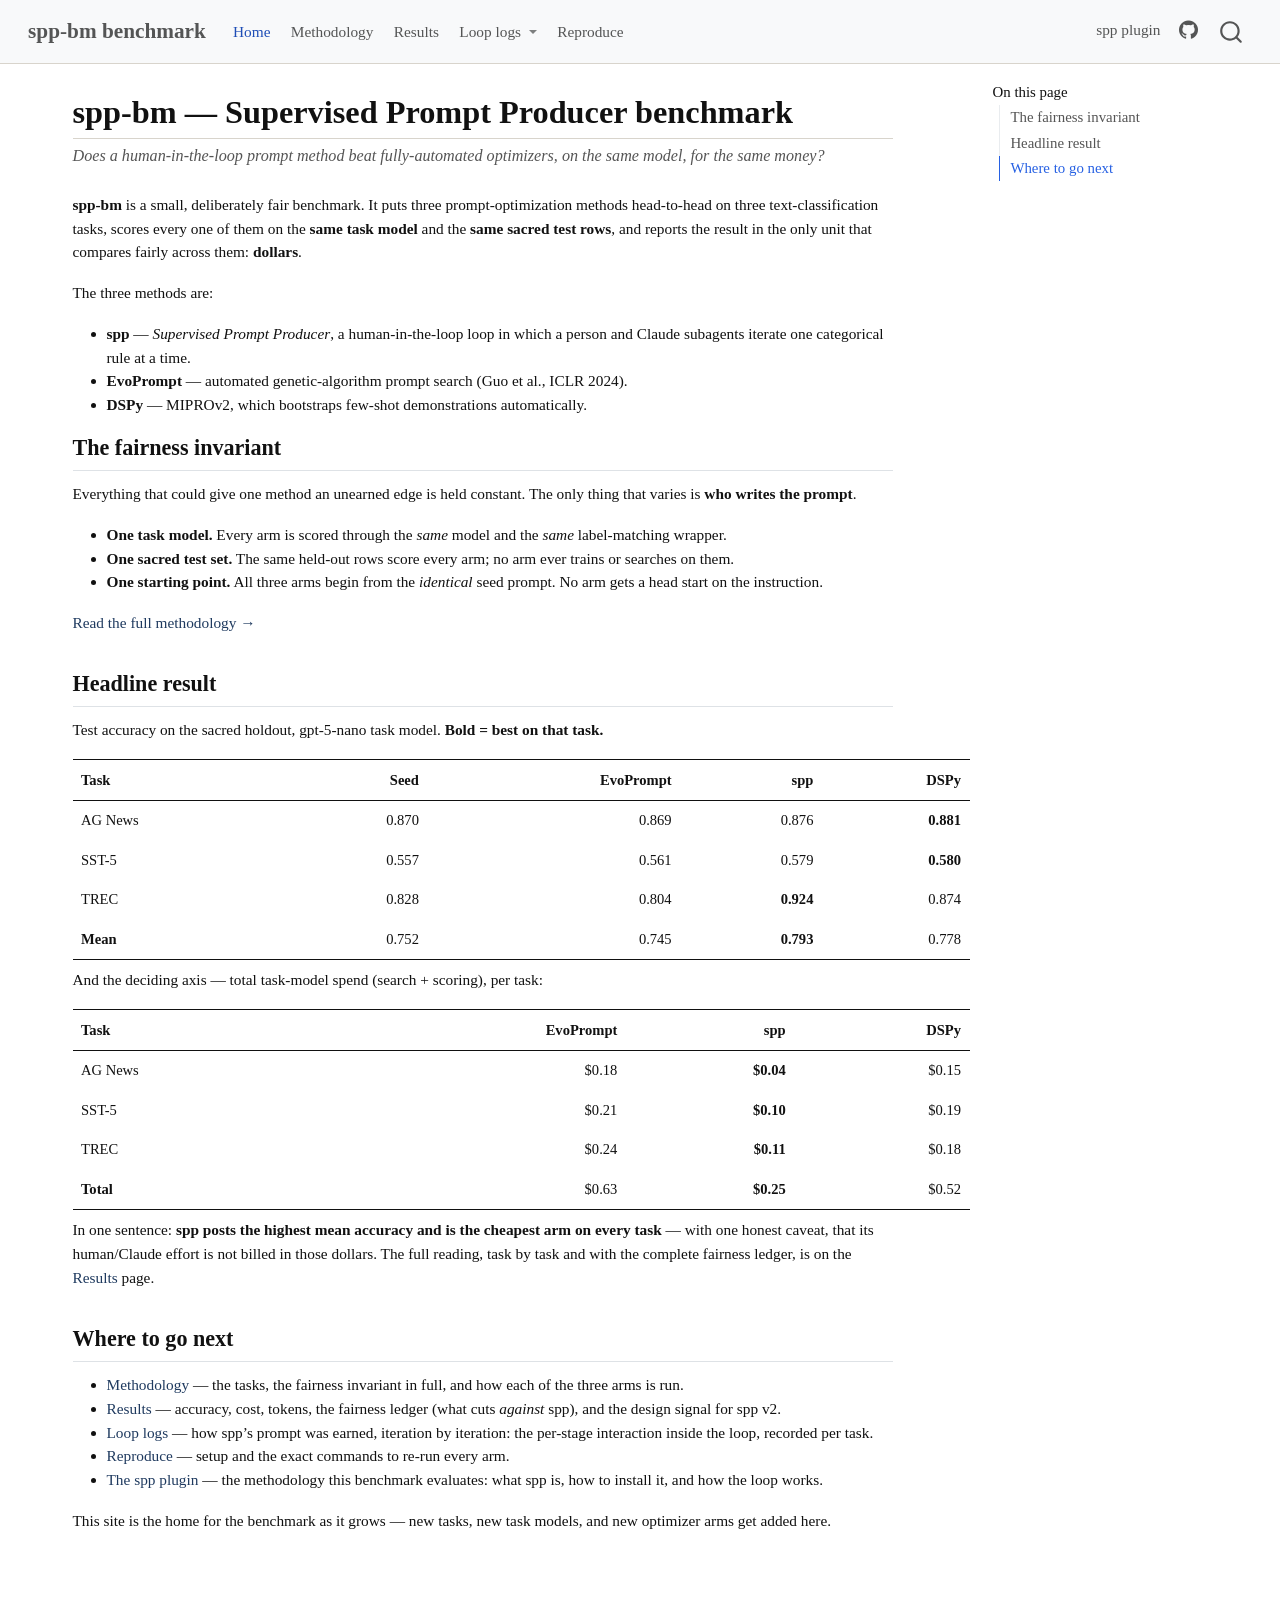
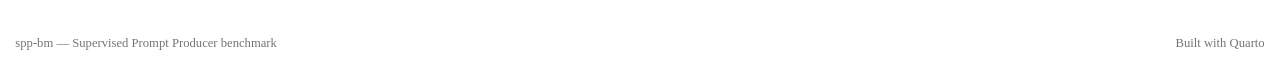
<file: index.html>
<!DOCTYPE html>
<html xmlns="http://www.w3.org/1999/xhtml" lang="en" xml:lang="en"><head>

<meta charset="utf-8">
<meta name="generator" content="quarto-1.7.33">

<meta name="viewport" content="width=device-width, initial-scale=1.0, user-scalable=yes">


<title>spp-bm — Supervised Prompt Producer benchmark – spp-bm</title>
<style>
code{white-space: pre-wrap;}
span.smallcaps{font-variant: small-caps;}
div.columns{display: flex; gap: min(4vw, 1.5em);}
div.column{flex: auto; overflow-x: auto;}
div.hanging-indent{margin-left: 1.5em; text-indent: -1.5em;}
ul.task-list{list-style: none;}
ul.task-list li input[type="checkbox"] {
  width: 0.8em;
  margin: 0 0.8em 0.2em -1em; /* quarto-specific, see https://github.com/quarto-dev/quarto-cli/issues/4556 */ 
  vertical-align: middle;
}
</style>


<script src="site_libs/quarto-nav/quarto-nav.js"></script>
<script src="site_libs/quarto-nav/headroom.min.js"></script>
<script src="site_libs/clipboard/clipboard.min.js"></script>
<script src="site_libs/quarto-search/autocomplete.umd.js"></script>
<script src="site_libs/quarto-search/fuse.min.js"></script>
<script src="site_libs/quarto-search/quarto-search.js"></script>
<meta name="quarto:offset" content="./">
<script src="site_libs/quarto-html/quarto.js" type="module"></script>
<script src="site_libs/quarto-html/tabsets/tabsets.js" type="module"></script>
<script src="site_libs/quarto-html/popper.min.js"></script>
<script src="site_libs/quarto-html/tippy.umd.min.js"></script>
<script src="site_libs/quarto-html/anchor.min.js"></script>
<link href="site_libs/quarto-html/tippy.css" rel="stylesheet">
<link href="site_libs/quarto-html/quarto-syntax-highlighting-ea385d0e468b0dd5ea5bf0780b1290d9.css" rel="stylesheet" id="quarto-text-highlighting-styles">
<script src="site_libs/bootstrap/bootstrap.min.js"></script>
<link href="site_libs/bootstrap/bootstrap-icons.css" rel="stylesheet">
<link href="site_libs/bootstrap/bootstrap-503c690f214a5702fe5ff55d910bb992.min.css" rel="stylesheet" append-hash="true" id="quarto-bootstrap" data-mode="light">
<script id="quarto-search-options" type="application/json">{
  "location": "navbar",
  "copy-button": false,
  "collapse-after": 3,
  "panel-placement": "end",
  "type": "overlay",
  "limit": 50,
  "keyboard-shortcut": [
    "f",
    "/",
    "s"
  ],
  "show-item-context": false,
  "language": {
    "search-no-results-text": "No results",
    "search-matching-documents-text": "matching documents",
    "search-copy-link-title": "Copy link to search",
    "search-hide-matches-text": "Hide additional matches",
    "search-more-match-text": "more match in this document",
    "search-more-matches-text": "more matches in this document",
    "search-clear-button-title": "Clear",
    "search-text-placeholder": "",
    "search-detached-cancel-button-title": "Cancel",
    "search-submit-button-title": "Submit",
    "search-label": "Search"
  }
}</script>
<style>html{ scroll-behavior: smooth; }</style>


<link rel="stylesheet" href="styles/report.css">
</head>

<body class="nav-fixed quarto-light">

<div id="quarto-search-results"></div>
  <header id="quarto-header" class="headroom fixed-top">
    <nav class="navbar navbar-expand-lg " data-bs-theme="dark">
      <div class="navbar-container container-fluid">
      <div class="navbar-brand-container mx-auto">
    <a class="navbar-brand" href="./index.html">
    <span class="navbar-title">spp-bm benchmark</span>
    </a>
  </div>
            <div id="quarto-search" class="" title="Search"></div>
          <button class="navbar-toggler" type="button" data-bs-toggle="collapse" data-bs-target="#navbarCollapse" aria-controls="navbarCollapse" role="menu" aria-expanded="false" aria-label="Toggle navigation" onclick="if (window.quartoToggleHeadroom) { window.quartoToggleHeadroom(); }">
  <span class="navbar-toggler-icon"></span>
</button>
          <div class="collapse navbar-collapse" id="navbarCollapse">
            <ul class="navbar-nav navbar-nav-scroll me-auto">
  <li class="nav-item">
    <a class="nav-link active" href="./index.html" aria-current="page"> 
<span class="menu-text">Home</span></a>
  </li>  
  <li class="nav-item">
    <a class="nav-link" href="./methodology.html"> 
<span class="menu-text">Methodology</span></a>
  </li>  
  <li class="nav-item">
    <a class="nav-link" href="./results.html"> 
<span class="menu-text">Results</span></a>
  </li>  
  <li class="nav-item dropdown ">
    <a class="nav-link dropdown-toggle" href="#" id="nav-menu-loop-logs" role="link" data-bs-toggle="dropdown" aria-expanded="false">
 <span class="menu-text">Loop logs</span>
    </a>
    <ul class="dropdown-menu" aria-labelledby="nav-menu-loop-logs">    
        <li>
    <a class="dropdown-item" href="./loop-logs/index.html">
 <span class="dropdown-text">Overview</span></a>
  </li>  
        <li>
    <a class="dropdown-item" href="./loop-logs/ag_news.html">
 <span class="dropdown-text">AG News</span></a>
  </li>  
        <li>
    <a class="dropdown-item" href="./loop-logs/sst5.html">
 <span class="dropdown-text">SST-5</span></a>
  </li>  
        <li>
    <a class="dropdown-item" href="./loop-logs/trec.html">
 <span class="dropdown-text">TREC</span></a>
  </li>  
    </ul>
  </li>
  <li class="nav-item">
    <a class="nav-link" href="./reproduce.html"> 
<span class="menu-text">Reproduce</span></a>
  </li>  
</ul>
            <ul class="navbar-nav navbar-nav-scroll ms-auto">
  <li class="nav-item">
    <a class="nav-link" href="https://jaylbean.github.io/spp-site/"> 
<span class="menu-text">spp plugin</span></a>
  </li>  
  <li class="nav-item compact">
    <a class="nav-link" href="https://github.com/JayLBean/spp-benchmark"> <i class="bi bi-github" role="img" aria-label="GitHub repository">
</i> 
<span class="menu-text"></span></a>
  </li>  
</ul>
          </div> <!-- /navcollapse -->
            <div class="quarto-navbar-tools">
</div>
      </div> <!-- /container-fluid -->
    </nav>
</header>
<!-- content -->
<div id="quarto-content" class="quarto-container page-columns page-rows-contents page-layout-full page-navbar">
<!-- sidebar -->
<!-- margin-sidebar -->
    <div id="quarto-margin-sidebar" class="sidebar margin-sidebar">
        <nav id="TOC" role="doc-toc" class="toc-active">
    <h2 id="toc-title">On this page</h2>
   
  <ul>
  <li><a href="#the-fairness-invariant" id="toc-the-fairness-invariant" class="nav-link active" data-scroll-target="#the-fairness-invariant">The fairness invariant</a></li>
  <li><a href="#headline-result" id="toc-headline-result" class="nav-link" data-scroll-target="#headline-result">Headline result</a></li>
  <li><a href="#where-to-go-next" id="toc-where-to-go-next" class="nav-link" data-scroll-target="#where-to-go-next">Where to go next</a></li>
  </ul>
</nav>
    </div>
<!-- main -->
<main class="content column-page-left" id="quarto-document-content">

<header id="title-block-header" class="quarto-title-block default">
<div class="quarto-title">
<h1 class="title">spp-bm — Supervised Prompt Producer benchmark</h1>
<p class="subtitle lead">Does a human-in-the-loop prompt method beat fully-automated optimizers, on the same model, for the same money?</p>
</div>



<div class="quarto-title-meta column-page-left">

    
  
    
  </div>
  


</header>


<p><strong>spp-bm</strong> is a small, deliberately fair benchmark. It puts three prompt-optimization methods head-to-head on three text-classification tasks, scores every one of them on the <strong>same task model</strong> and the <strong>same sacred test rows</strong>, and reports the result in the only unit that compares fairly across them: <strong>dollars</strong>.</p>
<p>The three methods are:</p>
<ul>
<li><strong>spp</strong> — <em>Supervised Prompt Producer</em>, a human-in-the-loop loop in which a person and Claude subagents iterate one categorical rule at a time.</li>
<li><strong>EvoPrompt</strong> — automated genetic-algorithm prompt search (Guo et al., ICLR 2024).</li>
<li><strong>DSPy</strong> — MIPROv2, which bootstraps few-shot demonstrations automatically.</li>
</ul>
<section id="the-fairness-invariant" class="level2">
<h2 class="anchored" data-anchor-id="the-fairness-invariant">The fairness invariant</h2>
<p>Everything that could give one method an unearned edge is held constant. The only thing that varies is <strong>who writes the prompt</strong>.</p>
<ul>
<li><strong>One task model.</strong> Every arm is scored through the <em>same</em> model and the <em>same</em> label-matching wrapper.</li>
<li><strong>One sacred test set.</strong> The same held-out rows score every arm; no arm ever trains or searches on them.</li>
<li><strong>One starting point.</strong> All three arms begin from the <em>identical</em> seed prompt. No arm gets a head start on the instruction.</li>
</ul>
<p><a href="./methodology.html">Read the full methodology →</a></p>
</section>
<section id="headline-result" class="level2">
<h2 class="anchored" data-anchor-id="headline-result">Headline result</h2>
<p>Test accuracy on the sacred holdout, gpt-5-nano task model. <strong>Bold = best on that task.</strong></p>
<table class="caption-top table">
<thead>
<tr class="header">
<th>Task</th>
<th style="text-align: right;">Seed</th>
<th style="text-align: right;">EvoPrompt</th>
<th style="text-align: right;">spp</th>
<th style="text-align: right;">DSPy</th>
</tr>
</thead>
<tbody>
<tr class="odd">
<td>AG News</td>
<td style="text-align: right;">0.870</td>
<td style="text-align: right;">0.869</td>
<td style="text-align: right;">0.876</td>
<td style="text-align: right;"><strong>0.881</strong></td>
</tr>
<tr class="even">
<td>SST-5</td>
<td style="text-align: right;">0.557</td>
<td style="text-align: right;">0.561</td>
<td style="text-align: right;">0.579</td>
<td style="text-align: right;"><strong>0.580</strong></td>
</tr>
<tr class="odd">
<td>TREC</td>
<td style="text-align: right;">0.828</td>
<td style="text-align: right;">0.804</td>
<td style="text-align: right;"><strong>0.924</strong></td>
<td style="text-align: right;">0.874</td>
</tr>
<tr class="even">
<td><strong>Mean</strong></td>
<td style="text-align: right;">0.752</td>
<td style="text-align: right;">0.745</td>
<td style="text-align: right;"><strong>0.793</strong></td>
<td style="text-align: right;">0.778</td>
</tr>
</tbody>
</table>
<p>And the deciding axis — total task-model spend (search + scoring), per task:</p>
<table class="caption-top table">
<thead>
<tr class="header">
<th>Task</th>
<th style="text-align: right;">EvoPrompt</th>
<th style="text-align: right;">spp</th>
<th style="text-align: right;">DSPy</th>
</tr>
</thead>
<tbody>
<tr class="odd">
<td>AG News</td>
<td style="text-align: right;">$0.18</td>
<td style="text-align: right;"><strong>$0.04</strong></td>
<td style="text-align: right;">$0.15</td>
</tr>
<tr class="even">
<td>SST-5</td>
<td style="text-align: right;">$0.21</td>
<td style="text-align: right;"><strong>$0.10</strong></td>
<td style="text-align: right;">$0.19</td>
</tr>
<tr class="odd">
<td>TREC</td>
<td style="text-align: right;">$0.24</td>
<td style="text-align: right;"><strong>$0.11</strong></td>
<td style="text-align: right;">$0.18</td>
</tr>
<tr class="even">
<td><strong>Total</strong></td>
<td style="text-align: right;">$0.63</td>
<td style="text-align: right;"><strong>$0.25</strong></td>
<td style="text-align: right;">$0.52</td>
</tr>
</tbody>
</table>
<p>In one sentence: <strong>spp posts the highest mean accuracy and is the cheapest arm on every task</strong> — with one honest caveat, that its human/Claude effort is not billed in those dollars. The full reading, task by task and with the complete fairness ledger, is on the <a href="./results.html">Results</a> page.</p>
</section>
<section id="where-to-go-next" class="level2">
<h2 class="anchored" data-anchor-id="where-to-go-next">Where to go next</h2>
<ul>
<li><strong><a href="./methodology.html">Methodology</a></strong> — the tasks, the fairness invariant in full, and how each of the three arms is run.</li>
<li><strong><a href="./results.html">Results</a></strong> — accuracy, cost, tokens, the fairness ledger (what cuts <em>against</em> spp), and the design signal for spp v2.</li>
<li><strong><a href="./loop-logs/index.html">Loop logs</a></strong> — how spp’s prompt was earned, iteration by iteration: the per-stage interaction inside the loop, recorded per task.</li>
<li><strong><a href="./reproduce.html">Reproduce</a></strong> — setup and the exact commands to re-run every arm.</li>
<li><strong><a href="https://jaylbean.github.io/spp-site/">The spp plugin</a></strong> — the methodology this benchmark evaluates: what spp is, how to install it, and how the loop works.</li>
</ul>
<p>This site is the home for the benchmark as it grows — new tasks, new task models, and new optimizer arms get added here.</p>


</section>

</main> <!-- /main -->
<script id="quarto-html-after-body" type="application/javascript">
  window.document.addEventListener("DOMContentLoaded", function (event) {
    const icon = "";
    const anchorJS = new window.AnchorJS();
    anchorJS.options = {
      placement: 'right',
      icon: icon
    };
    anchorJS.add('.anchored');
    const isCodeAnnotation = (el) => {
      for (const clz of el.classList) {
        if (clz.startsWith('code-annotation-')) {                     
          return true;
        }
      }
      return false;
    }
    const onCopySuccess = function(e) {
      // button target
      const button = e.trigger;
      // don't keep focus
      button.blur();
      // flash "checked"
      button.classList.add('code-copy-button-checked');
      var currentTitle = button.getAttribute("title");
      button.setAttribute("title", "Copied!");
      let tooltip;
      if (window.bootstrap) {
        button.setAttribute("data-bs-toggle", "tooltip");
        button.setAttribute("data-bs-placement", "left");
        button.setAttribute("data-bs-title", "Copied!");
        tooltip = new bootstrap.Tooltip(button, 
          { trigger: "manual", 
            customClass: "code-copy-button-tooltip",
            offset: [0, -8]});
        tooltip.show();    
      }
      setTimeout(function() {
        if (tooltip) {
          tooltip.hide();
          button.removeAttribute("data-bs-title");
          button.removeAttribute("data-bs-toggle");
          button.removeAttribute("data-bs-placement");
        }
        button.setAttribute("title", currentTitle);
        button.classList.remove('code-copy-button-checked');
      }, 1000);
      // clear code selection
      e.clearSelection();
    }
    const getTextToCopy = function(trigger) {
        const codeEl = trigger.previousElementSibling.cloneNode(true);
        for (const childEl of codeEl.children) {
          if (isCodeAnnotation(childEl)) {
            childEl.remove();
          }
        }
        return codeEl.innerText;
    }
    const clipboard = new window.ClipboardJS('.code-copy-button:not([data-in-quarto-modal])', {
      text: getTextToCopy
    });
    clipboard.on('success', onCopySuccess);
    if (window.document.getElementById('quarto-embedded-source-code-modal')) {
      const clipboardModal = new window.ClipboardJS('.code-copy-button[data-in-quarto-modal]', {
        text: getTextToCopy,
        container: window.document.getElementById('quarto-embedded-source-code-modal')
      });
      clipboardModal.on('success', onCopySuccess);
    }
      var localhostRegex = new RegExp(/^(?:http|https):\/\/localhost\:?[0-9]*\//);
      var mailtoRegex = new RegExp(/^mailto:/);
        var filterRegex = new RegExp("https:\/\/jaylbean\.github\.io\/spp-benchmark\/");
      var isInternal = (href) => {
          return filterRegex.test(href) || localhostRegex.test(href) || mailtoRegex.test(href);
      }
      // Inspect non-navigation links and adorn them if external
     var links = window.document.querySelectorAll('a[href]:not(.nav-link):not(.navbar-brand):not(.toc-action):not(.sidebar-link):not(.sidebar-item-toggle):not(.pagination-link):not(.no-external):not([aria-hidden]):not(.dropdown-item):not(.quarto-navigation-tool):not(.about-link)');
      for (var i=0; i<links.length; i++) {
        const link = links[i];
        if (!isInternal(link.href)) {
          // undo the damage that might have been done by quarto-nav.js in the case of
          // links that we want to consider external
          if (link.dataset.originalHref !== undefined) {
            link.href = link.dataset.originalHref;
          }
            // target, if specified
            link.setAttribute("target", "_blank");
            if (link.getAttribute("rel") === null) {
              link.setAttribute("rel", "noopener");
            }
        }
      }
    function tippyHover(el, contentFn, onTriggerFn, onUntriggerFn) {
      const config = {
        allowHTML: true,
        maxWidth: 500,
        delay: 100,
        arrow: false,
        appendTo: function(el) {
            return el.parentElement;
        },
        interactive: true,
        interactiveBorder: 10,
        theme: 'quarto',
        placement: 'bottom-start',
      };
      if (contentFn) {
        config.content = contentFn;
      }
      if (onTriggerFn) {
        config.onTrigger = onTriggerFn;
      }
      if (onUntriggerFn) {
        config.onUntrigger = onUntriggerFn;
      }
      window.tippy(el, config); 
    }
    const noterefs = window.document.querySelectorAll('a[role="doc-noteref"]');
    for (var i=0; i<noterefs.length; i++) {
      const ref = noterefs[i];
      tippyHover(ref, function() {
        // use id or data attribute instead here
        let href = ref.getAttribute('data-footnote-href') || ref.getAttribute('href');
        try { href = new URL(href).hash; } catch {}
        const id = href.replace(/^#\/?/, "");
        const note = window.document.getElementById(id);
        if (note) {
          return note.innerHTML;
        } else {
          return "";
        }
      });
    }
    const xrefs = window.document.querySelectorAll('a.quarto-xref');
    const processXRef = (id, note) => {
      // Strip column container classes
      const stripColumnClz = (el) => {
        el.classList.remove("page-full", "page-columns");
        if (el.children) {
          for (const child of el.children) {
            stripColumnClz(child);
          }
        }
      }
      stripColumnClz(note)
      if (id === null || id.startsWith('sec-')) {
        // Special case sections, only their first couple elements
        const container = document.createElement("div");
        if (note.children && note.children.length > 2) {
          container.appendChild(note.children[0].cloneNode(true));
          for (let i = 1; i < note.children.length; i++) {
            const child = note.children[i];
            if (child.tagName === "P" && child.innerText === "") {
              continue;
            } else {
              container.appendChild(child.cloneNode(true));
              break;
            }
          }
          if (window.Quarto?.typesetMath) {
            window.Quarto.typesetMath(container);
          }
          return container.innerHTML
        } else {
          if (window.Quarto?.typesetMath) {
            window.Quarto.typesetMath(note);
          }
          return note.innerHTML;
        }
      } else {
        // Remove any anchor links if they are present
        const anchorLink = note.querySelector('a.anchorjs-link');
        if (anchorLink) {
          anchorLink.remove();
        }
        if (window.Quarto?.typesetMath) {
          window.Quarto.typesetMath(note);
        }
        if (note.classList.contains("callout")) {
          return note.outerHTML;
        } else {
          return note.innerHTML;
        }
      }
    }
    for (var i=0; i<xrefs.length; i++) {
      const xref = xrefs[i];
      tippyHover(xref, undefined, function(instance) {
        instance.disable();
        let url = xref.getAttribute('href');
        let hash = undefined; 
        if (url.startsWith('#')) {
          hash = url;
        } else {
          try { hash = new URL(url).hash; } catch {}
        }
        if (hash) {
          const id = hash.replace(/^#\/?/, "");
          const note = window.document.getElementById(id);
          if (note !== null) {
            try {
              const html = processXRef(id, note.cloneNode(true));
              instance.setContent(html);
            } finally {
              instance.enable();
              instance.show();
            }
          } else {
            // See if we can fetch this
            fetch(url.split('#')[0])
            .then(res => res.text())
            .then(html => {
              const parser = new DOMParser();
              const htmlDoc = parser.parseFromString(html, "text/html");
              const note = htmlDoc.getElementById(id);
              if (note !== null) {
                const html = processXRef(id, note);
                instance.setContent(html);
              } 
            }).finally(() => {
              instance.enable();
              instance.show();
            });
          }
        } else {
          // See if we can fetch a full url (with no hash to target)
          // This is a special case and we should probably do some content thinning / targeting
          fetch(url)
          .then(res => res.text())
          .then(html => {
            const parser = new DOMParser();
            const htmlDoc = parser.parseFromString(html, "text/html");
            const note = htmlDoc.querySelector('main.content');
            if (note !== null) {
              // This should only happen for chapter cross references
              // (since there is no id in the URL)
              // remove the first header
              if (note.children.length > 0 && note.children[0].tagName === "HEADER") {
                note.children[0].remove();
              }
              const html = processXRef(null, note);
              instance.setContent(html);
            } 
          }).finally(() => {
            instance.enable();
            instance.show();
          });
        }
      }, function(instance) {
      });
    }
        let selectedAnnoteEl;
        const selectorForAnnotation = ( cell, annotation) => {
          let cellAttr = 'data-code-cell="' + cell + '"';
          let lineAttr = 'data-code-annotation="' +  annotation + '"';
          const selector = 'span[' + cellAttr + '][' + lineAttr + ']';
          return selector;
        }
        const selectCodeLines = (annoteEl) => {
          const doc = window.document;
          const targetCell = annoteEl.getAttribute("data-target-cell");
          const targetAnnotation = annoteEl.getAttribute("data-target-annotation");
          const annoteSpan = window.document.querySelector(selectorForAnnotation(targetCell, targetAnnotation));
          const lines = annoteSpan.getAttribute("data-code-lines").split(",");
          const lineIds = lines.map((line) => {
            return targetCell + "-" + line;
          })
          let top = null;
          let height = null;
          let parent = null;
          if (lineIds.length > 0) {
              //compute the position of the single el (top and bottom and make a div)
              const el = window.document.getElementById(lineIds[0]);
              top = el.offsetTop;
              height = el.offsetHeight;
              parent = el.parentElement.parentElement;
            if (lineIds.length > 1) {
              const lastEl = window.document.getElementById(lineIds[lineIds.length - 1]);
              const bottom = lastEl.offsetTop + lastEl.offsetHeight;
              height = bottom - top;
            }
            if (top !== null && height !== null && parent !== null) {
              // cook up a div (if necessary) and position it 
              let div = window.document.getElementById("code-annotation-line-highlight");
              if (div === null) {
                div = window.document.createElement("div");
                div.setAttribute("id", "code-annotation-line-highlight");
                div.style.position = 'absolute';
                parent.appendChild(div);
              }
              div.style.top = top - 2 + "px";
              div.style.height = height + 4 + "px";
              div.style.left = 0;
              let gutterDiv = window.document.getElementById("code-annotation-line-highlight-gutter");
              if (gutterDiv === null) {
                gutterDiv = window.document.createElement("div");
                gutterDiv.setAttribute("id", "code-annotation-line-highlight-gutter");
                gutterDiv.style.position = 'absolute';
                const codeCell = window.document.getElementById(targetCell);
                const gutter = codeCell.querySelector('.code-annotation-gutter');
                gutter.appendChild(gutterDiv);
              }
              gutterDiv.style.top = top - 2 + "px";
              gutterDiv.style.height = height + 4 + "px";
            }
            selectedAnnoteEl = annoteEl;
          }
        };
        const unselectCodeLines = () => {
          const elementsIds = ["code-annotation-line-highlight", "code-annotation-line-highlight-gutter"];
          elementsIds.forEach((elId) => {
            const div = window.document.getElementById(elId);
            if (div) {
              div.remove();
            }
          });
          selectedAnnoteEl = undefined;
        };
          // Handle positioning of the toggle
      window.addEventListener(
        "resize",
        throttle(() => {
          elRect = undefined;
          if (selectedAnnoteEl) {
            selectCodeLines(selectedAnnoteEl);
          }
        }, 10)
      );
      function throttle(fn, ms) {
      let throttle = false;
      let timer;
        return (...args) => {
          if(!throttle) { // first call gets through
              fn.apply(this, args);
              throttle = true;
          } else { // all the others get throttled
              if(timer) clearTimeout(timer); // cancel #2
              timer = setTimeout(() => {
                fn.apply(this, args);
                timer = throttle = false;
              }, ms);
          }
        };
      }
        // Attach click handler to the DT
        const annoteDls = window.document.querySelectorAll('dt[data-target-cell]');
        for (const annoteDlNode of annoteDls) {
          annoteDlNode.addEventListener('click', (event) => {
            const clickedEl = event.target;
            if (clickedEl !== selectedAnnoteEl) {
              unselectCodeLines();
              const activeEl = window.document.querySelector('dt[data-target-cell].code-annotation-active');
              if (activeEl) {
                activeEl.classList.remove('code-annotation-active');
              }
              selectCodeLines(clickedEl);
              clickedEl.classList.add('code-annotation-active');
            } else {
              // Unselect the line
              unselectCodeLines();
              clickedEl.classList.remove('code-annotation-active');
            }
          });
        }
    const findCites = (el) => {
      const parentEl = el.parentElement;
      if (parentEl) {
        const cites = parentEl.dataset.cites;
        if (cites) {
          return {
            el,
            cites: cites.split(' ')
          };
        } else {
          return findCites(el.parentElement)
        }
      } else {
        return undefined;
      }
    };
    var bibliorefs = window.document.querySelectorAll('a[role="doc-biblioref"]');
    for (var i=0; i<bibliorefs.length; i++) {
      const ref = bibliorefs[i];
      const citeInfo = findCites(ref);
      if (citeInfo) {
        tippyHover(citeInfo.el, function() {
          var popup = window.document.createElement('div');
          citeInfo.cites.forEach(function(cite) {
            var citeDiv = window.document.createElement('div');
            citeDiv.classList.add('hanging-indent');
            citeDiv.classList.add('csl-entry');
            var biblioDiv = window.document.getElementById('ref-' + cite);
            if (biblioDiv) {
              citeDiv.innerHTML = biblioDiv.innerHTML;
            }
            popup.appendChild(citeDiv);
          });
          return popup.innerHTML;
        });
      }
    }
  });
  </script>
</div> <!-- /content -->
<footer class="footer">
  <div class="nav-footer">
    <div class="nav-footer-left">
<p>spp-bm — Supervised Prompt Producer benchmark</p>
</div>   
    <div class="nav-footer-center">
      &nbsp;
    </div>
    <div class="nav-footer-right">
<p>Built with <a href="https://quarto.org">Quarto</a></p>
</div>
  </div>
</footer>




<script src="site_libs/quarto-html/zenscroll-min.js"></script>
</body></html>
</file>
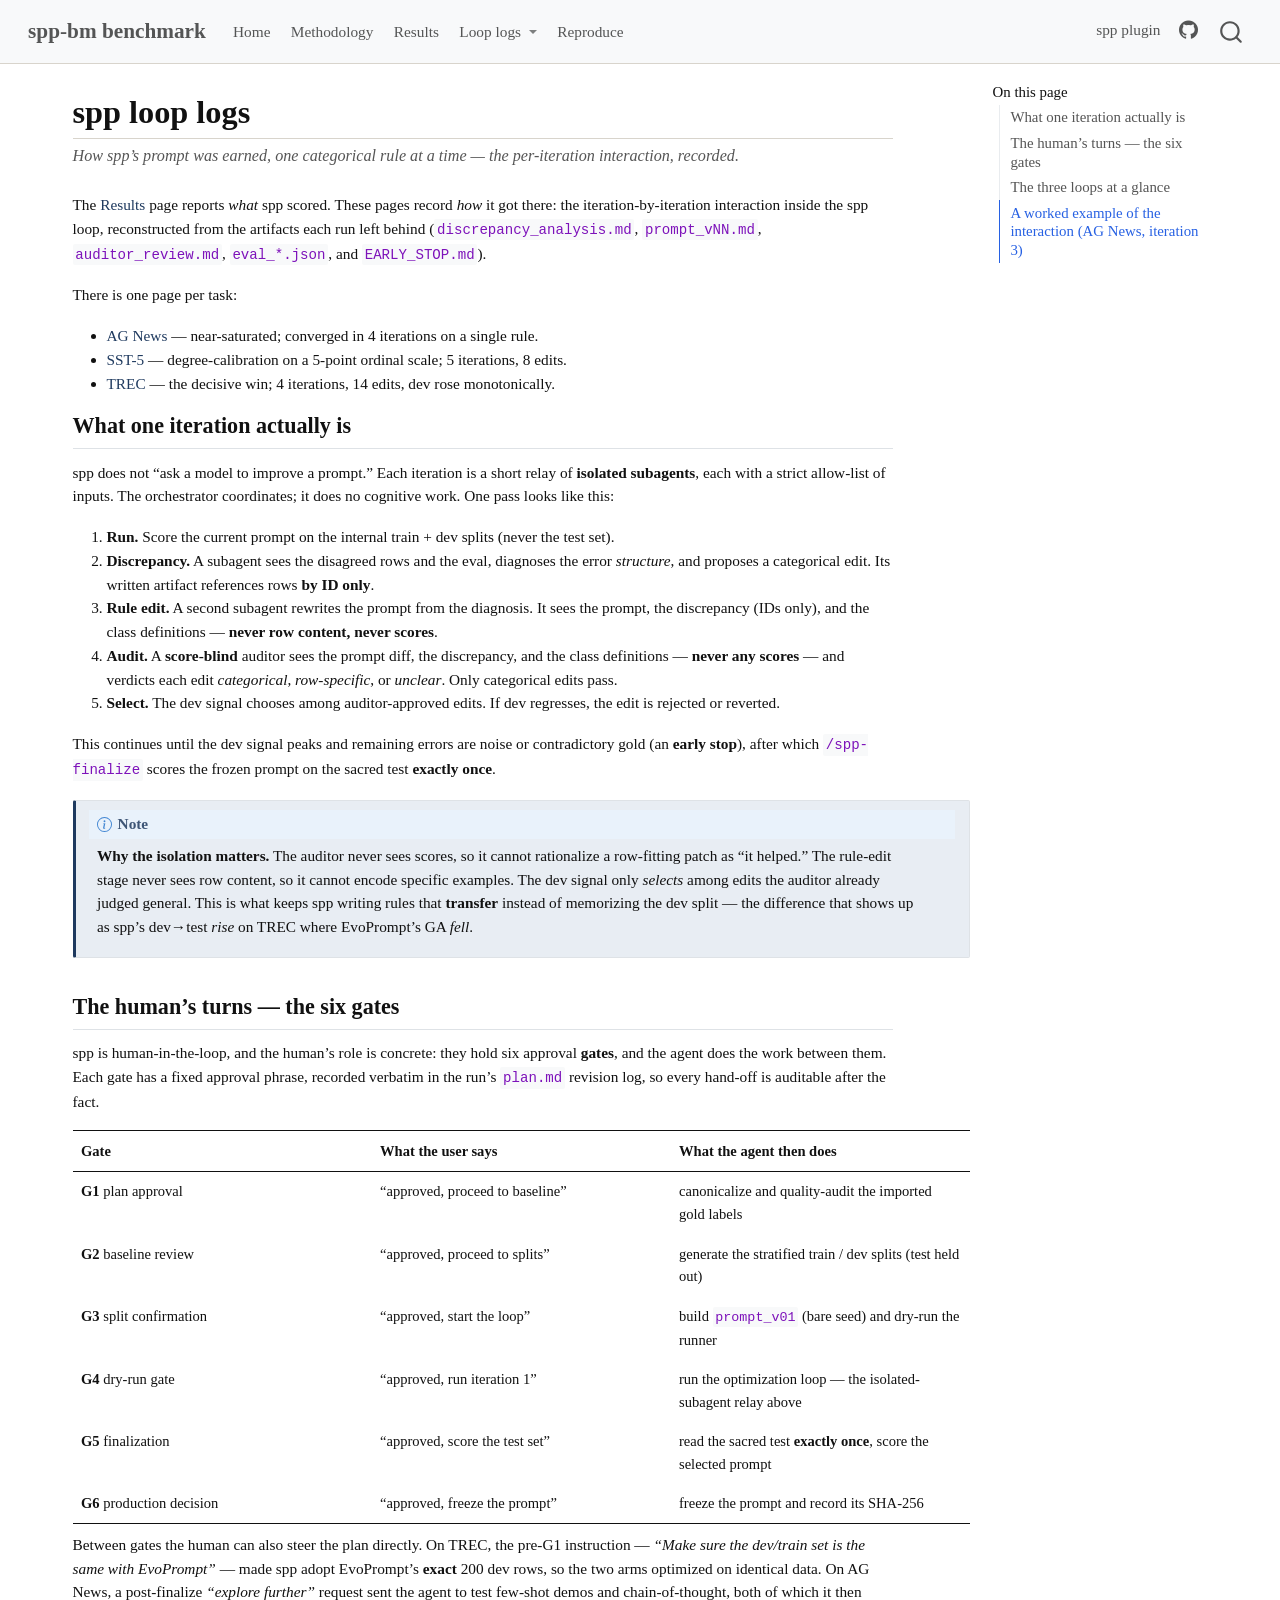
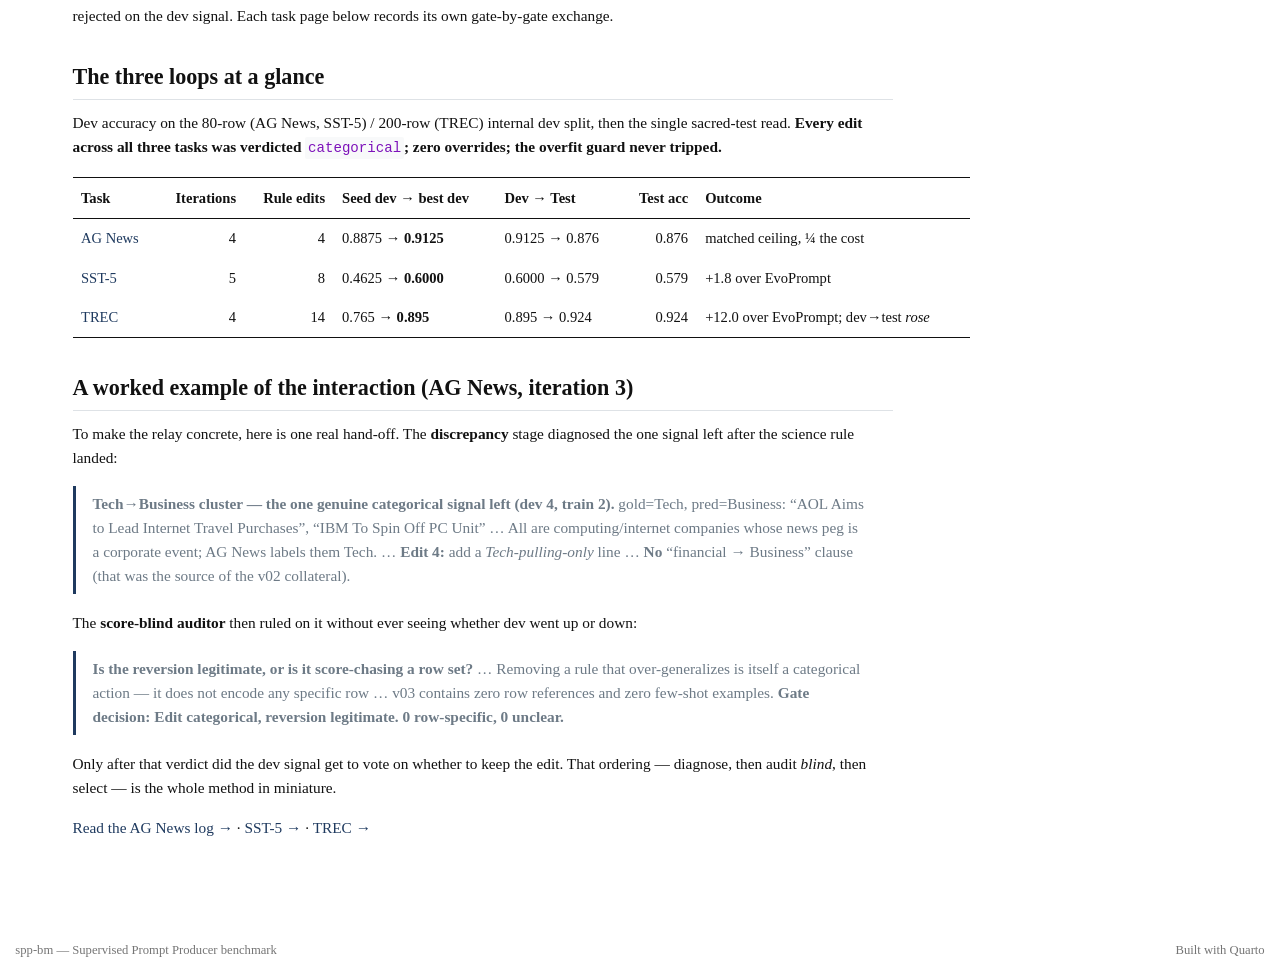
<file: loop-logs/index.html>
<!DOCTYPE html>
<html xmlns="http://www.w3.org/1999/xhtml" lang="en" xml:lang="en"><head>

<meta charset="utf-8">
<meta name="generator" content="quarto-1.7.33">

<meta name="viewport" content="width=device-width, initial-scale=1.0, user-scalable=yes">


<title>spp loop logs – spp-bm</title>
<style>
code{white-space: pre-wrap;}
span.smallcaps{font-variant: small-caps;}
div.columns{display: flex; gap: min(4vw, 1.5em);}
div.column{flex: auto; overflow-x: auto;}
div.hanging-indent{margin-left: 1.5em; text-indent: -1.5em;}
ul.task-list{list-style: none;}
ul.task-list li input[type="checkbox"] {
  width: 0.8em;
  margin: 0 0.8em 0.2em -1em; /* quarto-specific, see https://github.com/quarto-dev/quarto-cli/issues/4556 */ 
  vertical-align: middle;
}
</style>


<script src="../site_libs/quarto-nav/quarto-nav.js"></script>
<script src="../site_libs/quarto-nav/headroom.min.js"></script>
<script src="../site_libs/clipboard/clipboard.min.js"></script>
<script src="../site_libs/quarto-search/autocomplete.umd.js"></script>
<script src="../site_libs/quarto-search/fuse.min.js"></script>
<script src="../site_libs/quarto-search/quarto-search.js"></script>
<meta name="quarto:offset" content="../">
<script src="../site_libs/quarto-html/quarto.js" type="module"></script>
<script src="../site_libs/quarto-html/tabsets/tabsets.js" type="module"></script>
<script src="../site_libs/quarto-html/popper.min.js"></script>
<script src="../site_libs/quarto-html/tippy.umd.min.js"></script>
<script src="../site_libs/quarto-html/anchor.min.js"></script>
<link href="../site_libs/quarto-html/tippy.css" rel="stylesheet">
<link href="../site_libs/quarto-html/quarto-syntax-highlighting-ea385d0e468b0dd5ea5bf0780b1290d9.css" rel="stylesheet" id="quarto-text-highlighting-styles">
<script src="../site_libs/bootstrap/bootstrap.min.js"></script>
<link href="../site_libs/bootstrap/bootstrap-icons.css" rel="stylesheet">
<link href="../site_libs/bootstrap/bootstrap-503c690f214a5702fe5ff55d910bb992.min.css" rel="stylesheet" append-hash="true" id="quarto-bootstrap" data-mode="light">
<script id="quarto-search-options" type="application/json">{
  "location": "navbar",
  "copy-button": false,
  "collapse-after": 3,
  "panel-placement": "end",
  "type": "overlay",
  "limit": 50,
  "keyboard-shortcut": [
    "f",
    "/",
    "s"
  ],
  "show-item-context": false,
  "language": {
    "search-no-results-text": "No results",
    "search-matching-documents-text": "matching documents",
    "search-copy-link-title": "Copy link to search",
    "search-hide-matches-text": "Hide additional matches",
    "search-more-match-text": "more match in this document",
    "search-more-matches-text": "more matches in this document",
    "search-clear-button-title": "Clear",
    "search-text-placeholder": "",
    "search-detached-cancel-button-title": "Cancel",
    "search-submit-button-title": "Submit",
    "search-label": "Search"
  }
}</script>
<style>html{ scroll-behavior: smooth; }</style>


<link rel="stylesheet" href="../styles/report.css">
</head>

<body class="nav-fixed quarto-light">

<div id="quarto-search-results"></div>
  <header id="quarto-header" class="headroom fixed-top">
    <nav class="navbar navbar-expand-lg " data-bs-theme="dark">
      <div class="navbar-container container-fluid">
      <div class="navbar-brand-container mx-auto">
    <a class="navbar-brand" href="../index.html">
    <span class="navbar-title">spp-bm benchmark</span>
    </a>
  </div>
            <div id="quarto-search" class="" title="Search"></div>
          <button class="navbar-toggler" type="button" data-bs-toggle="collapse" data-bs-target="#navbarCollapse" aria-controls="navbarCollapse" role="menu" aria-expanded="false" aria-label="Toggle navigation" onclick="if (window.quartoToggleHeadroom) { window.quartoToggleHeadroom(); }">
  <span class="navbar-toggler-icon"></span>
</button>
          <div class="collapse navbar-collapse" id="navbarCollapse">
            <ul class="navbar-nav navbar-nav-scroll me-auto">
  <li class="nav-item">
    <a class="nav-link" href="../index.html"> 
<span class="menu-text">Home</span></a>
  </li>  
  <li class="nav-item">
    <a class="nav-link" href="../methodology.html"> 
<span class="menu-text">Methodology</span></a>
  </li>  
  <li class="nav-item">
    <a class="nav-link" href="../results.html"> 
<span class="menu-text">Results</span></a>
  </li>  
  <li class="nav-item dropdown ">
    <a class="nav-link dropdown-toggle" href="#" id="nav-menu-loop-logs" role="link" data-bs-toggle="dropdown" aria-expanded="false">
 <span class="menu-text">Loop logs</span>
    </a>
    <ul class="dropdown-menu" aria-labelledby="nav-menu-loop-logs">    
        <li>
    <a class="dropdown-item" href="../loop-logs/index.html">
 <span class="dropdown-text">Overview</span></a>
  </li>  
        <li>
    <a class="dropdown-item" href="../loop-logs/ag_news.html">
 <span class="dropdown-text">AG News</span></a>
  </li>  
        <li>
    <a class="dropdown-item" href="../loop-logs/sst5.html">
 <span class="dropdown-text">SST-5</span></a>
  </li>  
        <li>
    <a class="dropdown-item" href="../loop-logs/trec.html">
 <span class="dropdown-text">TREC</span></a>
  </li>  
    </ul>
  </li>
  <li class="nav-item">
    <a class="nav-link" href="../reproduce.html"> 
<span class="menu-text">Reproduce</span></a>
  </li>  
</ul>
            <ul class="navbar-nav navbar-nav-scroll ms-auto">
  <li class="nav-item">
    <a class="nav-link" href="https://jaylbean.github.io/spp-site/"> 
<span class="menu-text">spp plugin</span></a>
  </li>  
  <li class="nav-item compact">
    <a class="nav-link" href="https://github.com/JayLBean/spp-benchmark"> <i class="bi bi-github" role="img" aria-label="GitHub repository">
</i> 
<span class="menu-text"></span></a>
  </li>  
</ul>
          </div> <!-- /navcollapse -->
            <div class="quarto-navbar-tools">
</div>
      </div> <!-- /container-fluid -->
    </nav>
</header>
<!-- content -->
<div id="quarto-content" class="quarto-container page-columns page-rows-contents page-layout-full page-navbar">
<!-- sidebar -->
<!-- margin-sidebar -->
    <div id="quarto-margin-sidebar" class="sidebar margin-sidebar">
        <nav id="TOC" role="doc-toc" class="toc-active">
    <h2 id="toc-title">On this page</h2>
   
  <ul>
  <li><a href="#what-one-iteration-actually-is" id="toc-what-one-iteration-actually-is" class="nav-link active" data-scroll-target="#what-one-iteration-actually-is">What one iteration actually is</a></li>
  <li><a href="#the-humans-turns-the-six-gates" id="toc-the-humans-turns-the-six-gates" class="nav-link" data-scroll-target="#the-humans-turns-the-six-gates">The human’s turns — the six gates</a></li>
  <li><a href="#the-three-loops-at-a-glance" id="toc-the-three-loops-at-a-glance" class="nav-link" data-scroll-target="#the-three-loops-at-a-glance">The three loops at a glance</a></li>
  <li><a href="#a-worked-example-of-the-interaction-ag-news-iteration-3" id="toc-a-worked-example-of-the-interaction-ag-news-iteration-3" class="nav-link" data-scroll-target="#a-worked-example-of-the-interaction-ag-news-iteration-3">A worked example of the interaction (AG News, iteration 3)</a></li>
  </ul>
</nav>
    </div>
<!-- main -->
<main class="content column-page-left" id="quarto-document-content">

<header id="title-block-header" class="quarto-title-block default">
<div class="quarto-title">
<h1 class="title">spp loop logs</h1>
<p class="subtitle lead">How spp’s prompt was earned, one categorical rule at a time — the per-iteration interaction, recorded.</p>
</div>



<div class="quarto-title-meta column-page-left">

    
  
    
  </div>
  


</header>


<p>The <a href="../results.html">Results</a> page reports <em>what</em> spp scored. These pages record <em>how</em> it got there: the iteration-by-iteration interaction inside the spp loop, reconstructed from the artifacts each run left behind (<code>discrepancy_analysis.md</code>, <code>prompt_vNN.md</code>, <code>auditor_review.md</code>, <code>eval_*.json</code>, and <code>EARLY_STOP.md</code>).</p>
<p>There is one page per task:</p>
<ul>
<li><strong><a href="../loop-logs/ag_news.html">AG News</a></strong> — near-saturated; converged in 4 iterations on a single rule.</li>
<li><strong><a href="../loop-logs/sst5.html">SST-5</a></strong> — degree-calibration on a 5-point ordinal scale; 5 iterations, 8 edits.</li>
<li><strong><a href="../loop-logs/trec.html">TREC</a></strong> — the decisive win; 4 iterations, 14 edits, dev rose monotonically.</li>
</ul>
<section id="what-one-iteration-actually-is" class="level2">
<h2 class="anchored" data-anchor-id="what-one-iteration-actually-is">What one iteration actually is</h2>
<p>spp does not “ask a model to improve a prompt.” Each iteration is a short relay of <strong>isolated subagents</strong>, each with a strict allow-list of inputs. The orchestrator coordinates; it does no cognitive work. One pass looks like this:</p>
<ol type="1">
<li><strong>Run.</strong> Score the current prompt on the internal train + dev splits (never the test set).</li>
<li><strong>Discrepancy.</strong> A subagent sees the disagreed rows and the eval, diagnoses the error <em>structure</em>, and proposes a categorical edit. Its written artifact references rows <strong>by ID only</strong>.</li>
<li><strong>Rule edit.</strong> A second subagent rewrites the prompt from the diagnosis. It sees the prompt, the discrepancy (IDs only), and the class definitions — <strong>never row content, never scores</strong>.</li>
<li><strong>Audit.</strong> A <strong>score-blind</strong> auditor sees the prompt diff, the discrepancy, and the class definitions — <strong>never any scores</strong> — and verdicts each edit <em>categorical</em>, <em>row-specific</em>, or <em>unclear</em>. Only categorical edits pass.</li>
<li><strong>Select.</strong> The dev signal chooses among auditor-approved edits. If dev regresses, the edit is rejected or reverted.</li>
</ol>
<p>This continues until the dev signal peaks and remaining errors are noise or contradictory gold (an <strong>early stop</strong>), after which <code>/spp-finalize</code> scores the frozen prompt on the sacred test <strong>exactly once</strong>.</p>
<div class="callout callout-style-default callout-note callout-titled">
<div class="callout-header d-flex align-content-center">
<div class="callout-icon-container">
<i class="callout-icon"></i>
</div>
<div class="callout-title-container flex-fill">
Note
</div>
</div>
<div class="callout-body-container callout-body">
<p><strong>Why the isolation matters.</strong> The auditor never sees scores, so it cannot rationalize a row-fitting patch as “it helped.” The rule-edit stage never sees row content, so it cannot encode specific examples. The dev signal only <em>selects</em> among edits the auditor already judged general. This is what keeps spp writing rules that <strong>transfer</strong> instead of memorizing the dev split — the difference that shows up as spp’s dev→test <em>rise</em> on TREC where EvoPrompt’s GA <em>fell</em>.</p>
</div>
</div>
</section>
<section id="the-humans-turns-the-six-gates" class="level2">
<h2 class="anchored" data-anchor-id="the-humans-turns-the-six-gates">The human’s turns — the six gates</h2>
<p>spp is human-in-the-loop, and the human’s role is concrete: they hold six approval <strong>gates</strong>, and the agent does the work between them. Each gate has a fixed approval phrase, recorded verbatim in the run’s <code>plan.md</code> revision log, so every hand-off is auditable after the fact.</p>
<table class="caption-top table">
<colgroup>
<col style="width: 33%">
<col style="width: 33%">
<col style="width: 33%">
</colgroup>
<thead>
<tr class="header">
<th>Gate</th>
<th>What the user says</th>
<th>What the agent then does</th>
</tr>
</thead>
<tbody>
<tr class="odd">
<td><strong>G1</strong> plan approval</td>
<td>“approved, proceed to baseline”</td>
<td>canonicalize and quality-audit the imported gold labels</td>
</tr>
<tr class="even">
<td><strong>G2</strong> baseline review</td>
<td>“approved, proceed to splits”</td>
<td>generate the stratified train / dev splits (test held out)</td>
</tr>
<tr class="odd">
<td><strong>G3</strong> split confirmation</td>
<td>“approved, start the loop”</td>
<td>build <code>prompt_v01</code> (bare seed) and dry-run the runner</td>
</tr>
<tr class="even">
<td><strong>G4</strong> dry-run gate</td>
<td>“approved, run iteration 1”</td>
<td>run the optimization loop — the isolated-subagent relay above</td>
</tr>
<tr class="odd">
<td><strong>G5</strong> finalization</td>
<td>“approved, score the test set”</td>
<td>read the sacred test <strong>exactly once</strong>, score the selected prompt</td>
</tr>
<tr class="even">
<td><strong>G6</strong> production decision</td>
<td>“approved, freeze the prompt”</td>
<td>freeze the prompt and record its SHA-256</td>
</tr>
</tbody>
</table>
<p>Between gates the human can also steer the plan directly. On TREC, the pre-G1 instruction — <em>“Make sure the dev/train set is the same with EvoPrompt”</em> — made spp adopt EvoPrompt’s <strong>exact</strong> 200 dev rows, so the two arms optimized on identical data. On AG News, a post-finalize <em>“explore further”</em> request sent the agent to test few-shot demos and chain-of-thought, both of which it then rejected on the dev signal. Each task page below records its own gate-by-gate exchange.</p>
</section>
<section id="the-three-loops-at-a-glance" class="level2">
<h2 class="anchored" data-anchor-id="the-three-loops-at-a-glance">The three loops at a glance</h2>
<p>Dev accuracy on the 80-row (AG News, SST-5) / 200-row (TREC) internal dev split, then the single sacred-test read. <strong>Every edit across all three tasks was verdicted <code>categorical</code>; zero overrides; the overfit guard never tripped.</strong></p>
<table class="caption-top table">
<thead>
<tr class="header">
<th>Task</th>
<th style="text-align: right;">Iterations</th>
<th style="text-align: right;">Rule edits</th>
<th>Seed dev → best dev</th>
<th>Dev → Test</th>
<th style="text-align: right;">Test acc</th>
<th>Outcome</th>
</tr>
</thead>
<tbody>
<tr class="odd">
<td><a href="../loop-logs/ag_news.html">AG News</a></td>
<td style="text-align: right;">4</td>
<td style="text-align: right;">4</td>
<td>0.8875 → <strong>0.9125</strong></td>
<td>0.9125 → 0.876</td>
<td style="text-align: right;">0.876</td>
<td>matched ceiling, ¼ the cost</td>
</tr>
<tr class="even">
<td><a href="../loop-logs/sst5.html">SST-5</a></td>
<td style="text-align: right;">5</td>
<td style="text-align: right;">8</td>
<td>0.4625 → <strong>0.6000</strong></td>
<td>0.6000 → 0.579</td>
<td style="text-align: right;">0.579</td>
<td>+1.8 over EvoPrompt</td>
</tr>
<tr class="odd">
<td><a href="../loop-logs/trec.html">TREC</a></td>
<td style="text-align: right;">4</td>
<td style="text-align: right;">14</td>
<td>0.765 → <strong>0.895</strong></td>
<td>0.895 → 0.924</td>
<td style="text-align: right;">0.924</td>
<td>+12.0 over EvoPrompt; dev→test <em>rose</em></td>
</tr>
</tbody>
</table>
</section>
<section id="a-worked-example-of-the-interaction-ag-news-iteration-3" class="level2">
<h2 class="anchored" data-anchor-id="a-worked-example-of-the-interaction-ag-news-iteration-3">A worked example of the interaction (AG News, iteration 3)</h2>
<p>To make the relay concrete, here is one real hand-off. The <strong>discrepancy</strong> stage diagnosed the one signal left after the science rule landed:</p>
<blockquote class="blockquote">
<p><strong>Tech→Business cluster — the one genuine categorical signal left (dev 4, train 2).</strong> gold=Tech, pred=Business: “AOL Aims to Lead Internet Travel Purchases”, “IBM To Spin Off PC Unit” … All are computing/internet companies whose news peg is a corporate event; AG News labels them Tech. … <strong>Edit 4:</strong> add a <em>Tech-pulling-only</em> line … <strong>No</strong> “financial → Business” clause (that was the source of the v02 collateral).</p>
</blockquote>
<p>The <strong>score-blind auditor</strong> then ruled on it without ever seeing whether dev went up or down:</p>
<blockquote class="blockquote">
<p><strong>Is the reversion legitimate, or is it score-chasing a row set?</strong> … Removing a rule that over-generalizes is itself a categorical action — it does not encode any specific row … v03 contains zero row references and zero few-shot examples. <strong>Gate decision: Edit categorical, reversion legitimate. 0 row-specific, 0 unclear.</strong></p>
</blockquote>
<p>Only after that verdict did the dev signal get to vote on whether to keep the edit. That ordering — diagnose, then audit <em>blind</em>, then select — is the whole method in miniature.</p>
<p><a href="../loop-logs/ag_news.html">Read the AG News log →</a> · <a href="../loop-logs/sst5.html">SST-5 →</a> · <a href="../loop-logs/trec.html">TREC →</a></p>


</section>

</main> <!-- /main -->
<script id="quarto-html-after-body" type="application/javascript">
  window.document.addEventListener("DOMContentLoaded", function (event) {
    const icon = "";
    const anchorJS = new window.AnchorJS();
    anchorJS.options = {
      placement: 'right',
      icon: icon
    };
    anchorJS.add('.anchored');
    const isCodeAnnotation = (el) => {
      for (const clz of el.classList) {
        if (clz.startsWith('code-annotation-')) {                     
          return true;
        }
      }
      return false;
    }
    const onCopySuccess = function(e) {
      // button target
      const button = e.trigger;
      // don't keep focus
      button.blur();
      // flash "checked"
      button.classList.add('code-copy-button-checked');
      var currentTitle = button.getAttribute("title");
      button.setAttribute("title", "Copied!");
      let tooltip;
      if (window.bootstrap) {
        button.setAttribute("data-bs-toggle", "tooltip");
        button.setAttribute("data-bs-placement", "left");
        button.setAttribute("data-bs-title", "Copied!");
        tooltip = new bootstrap.Tooltip(button, 
          { trigger: "manual", 
            customClass: "code-copy-button-tooltip",
            offset: [0, -8]});
        tooltip.show();    
      }
      setTimeout(function() {
        if (tooltip) {
          tooltip.hide();
          button.removeAttribute("data-bs-title");
          button.removeAttribute("data-bs-toggle");
          button.removeAttribute("data-bs-placement");
        }
        button.setAttribute("title", currentTitle);
        button.classList.remove('code-copy-button-checked');
      }, 1000);
      // clear code selection
      e.clearSelection();
    }
    const getTextToCopy = function(trigger) {
        const codeEl = trigger.previousElementSibling.cloneNode(true);
        for (const childEl of codeEl.children) {
          if (isCodeAnnotation(childEl)) {
            childEl.remove();
          }
        }
        return codeEl.innerText;
    }
    const clipboard = new window.ClipboardJS('.code-copy-button:not([data-in-quarto-modal])', {
      text: getTextToCopy
    });
    clipboard.on('success', onCopySuccess);
    if (window.document.getElementById('quarto-embedded-source-code-modal')) {
      const clipboardModal = new window.ClipboardJS('.code-copy-button[data-in-quarto-modal]', {
        text: getTextToCopy,
        container: window.document.getElementById('quarto-embedded-source-code-modal')
      });
      clipboardModal.on('success', onCopySuccess);
    }
      var localhostRegex = new RegExp(/^(?:http|https):\/\/localhost\:?[0-9]*\//);
      var mailtoRegex = new RegExp(/^mailto:/);
        var filterRegex = new RegExp("https:\/\/jaylbean\.github\.io\/spp-benchmark\/");
      var isInternal = (href) => {
          return filterRegex.test(href) || localhostRegex.test(href) || mailtoRegex.test(href);
      }
      // Inspect non-navigation links and adorn them if external
     var links = window.document.querySelectorAll('a[href]:not(.nav-link):not(.navbar-brand):not(.toc-action):not(.sidebar-link):not(.sidebar-item-toggle):not(.pagination-link):not(.no-external):not([aria-hidden]):not(.dropdown-item):not(.quarto-navigation-tool):not(.about-link)');
      for (var i=0; i<links.length; i++) {
        const link = links[i];
        if (!isInternal(link.href)) {
          // undo the damage that might have been done by quarto-nav.js in the case of
          // links that we want to consider external
          if (link.dataset.originalHref !== undefined) {
            link.href = link.dataset.originalHref;
          }
            // target, if specified
            link.setAttribute("target", "_blank");
            if (link.getAttribute("rel") === null) {
              link.setAttribute("rel", "noopener");
            }
        }
      }
    function tippyHover(el, contentFn, onTriggerFn, onUntriggerFn) {
      const config = {
        allowHTML: true,
        maxWidth: 500,
        delay: 100,
        arrow: false,
        appendTo: function(el) {
            return el.parentElement;
        },
        interactive: true,
        interactiveBorder: 10,
        theme: 'quarto',
        placement: 'bottom-start',
      };
      if (contentFn) {
        config.content = contentFn;
      }
      if (onTriggerFn) {
        config.onTrigger = onTriggerFn;
      }
      if (onUntriggerFn) {
        config.onUntrigger = onUntriggerFn;
      }
      window.tippy(el, config); 
    }
    const noterefs = window.document.querySelectorAll('a[role="doc-noteref"]');
    for (var i=0; i<noterefs.length; i++) {
      const ref = noterefs[i];
      tippyHover(ref, function() {
        // use id or data attribute instead here
        let href = ref.getAttribute('data-footnote-href') || ref.getAttribute('href');
        try { href = new URL(href).hash; } catch {}
        const id = href.replace(/^#\/?/, "");
        const note = window.document.getElementById(id);
        if (note) {
          return note.innerHTML;
        } else {
          return "";
        }
      });
    }
    const xrefs = window.document.querySelectorAll('a.quarto-xref');
    const processXRef = (id, note) => {
      // Strip column container classes
      const stripColumnClz = (el) => {
        el.classList.remove("page-full", "page-columns");
        if (el.children) {
          for (const child of el.children) {
            stripColumnClz(child);
          }
        }
      }
      stripColumnClz(note)
      if (id === null || id.startsWith('sec-')) {
        // Special case sections, only their first couple elements
        const container = document.createElement("div");
        if (note.children && note.children.length > 2) {
          container.appendChild(note.children[0].cloneNode(true));
          for (let i = 1; i < note.children.length; i++) {
            const child = note.children[i];
            if (child.tagName === "P" && child.innerText === "") {
              continue;
            } else {
              container.appendChild(child.cloneNode(true));
              break;
            }
          }
          if (window.Quarto?.typesetMath) {
            window.Quarto.typesetMath(container);
          }
          return container.innerHTML
        } else {
          if (window.Quarto?.typesetMath) {
            window.Quarto.typesetMath(note);
          }
          return note.innerHTML;
        }
      } else {
        // Remove any anchor links if they are present
        const anchorLink = note.querySelector('a.anchorjs-link');
        if (anchorLink) {
          anchorLink.remove();
        }
        if (window.Quarto?.typesetMath) {
          window.Quarto.typesetMath(note);
        }
        if (note.classList.contains("callout")) {
          return note.outerHTML;
        } else {
          return note.innerHTML;
        }
      }
    }
    for (var i=0; i<xrefs.length; i++) {
      const xref = xrefs[i];
      tippyHover(xref, undefined, function(instance) {
        instance.disable();
        let url = xref.getAttribute('href');
        let hash = undefined; 
        if (url.startsWith('#')) {
          hash = url;
        } else {
          try { hash = new URL(url).hash; } catch {}
        }
        if (hash) {
          const id = hash.replace(/^#\/?/, "");
          const note = window.document.getElementById(id);
          if (note !== null) {
            try {
              const html = processXRef(id, note.cloneNode(true));
              instance.setContent(html);
            } finally {
              instance.enable();
              instance.show();
            }
          } else {
            // See if we can fetch this
            fetch(url.split('#')[0])
            .then(res => res.text())
            .then(html => {
              const parser = new DOMParser();
              const htmlDoc = parser.parseFromString(html, "text/html");
              const note = htmlDoc.getElementById(id);
              if (note !== null) {
                const html = processXRef(id, note);
                instance.setContent(html);
              } 
            }).finally(() => {
              instance.enable();
              instance.show();
            });
          }
        } else {
          // See if we can fetch a full url (with no hash to target)
          // This is a special case and we should probably do some content thinning / targeting
          fetch(url)
          .then(res => res.text())
          .then(html => {
            const parser = new DOMParser();
            const htmlDoc = parser.parseFromString(html, "text/html");
            const note = htmlDoc.querySelector('main.content');
            if (note !== null) {
              // This should only happen for chapter cross references
              // (since there is no id in the URL)
              // remove the first header
              if (note.children.length > 0 && note.children[0].tagName === "HEADER") {
                note.children[0].remove();
              }
              const html = processXRef(null, note);
              instance.setContent(html);
            } 
          }).finally(() => {
            instance.enable();
            instance.show();
          });
        }
      }, function(instance) {
      });
    }
        let selectedAnnoteEl;
        const selectorForAnnotation = ( cell, annotation) => {
          let cellAttr = 'data-code-cell="' + cell + '"';
          let lineAttr = 'data-code-annotation="' +  annotation + '"';
          const selector = 'span[' + cellAttr + '][' + lineAttr + ']';
          return selector;
        }
        const selectCodeLines = (annoteEl) => {
          const doc = window.document;
          const targetCell = annoteEl.getAttribute("data-target-cell");
          const targetAnnotation = annoteEl.getAttribute("data-target-annotation");
          const annoteSpan = window.document.querySelector(selectorForAnnotation(targetCell, targetAnnotation));
          const lines = annoteSpan.getAttribute("data-code-lines").split(",");
          const lineIds = lines.map((line) => {
            return targetCell + "-" + line;
          })
          let top = null;
          let height = null;
          let parent = null;
          if (lineIds.length > 0) {
              //compute the position of the single el (top and bottom and make a div)
              const el = window.document.getElementById(lineIds[0]);
              top = el.offsetTop;
              height = el.offsetHeight;
              parent = el.parentElement.parentElement;
            if (lineIds.length > 1) {
              const lastEl = window.document.getElementById(lineIds[lineIds.length - 1]);
              const bottom = lastEl.offsetTop + lastEl.offsetHeight;
              height = bottom - top;
            }
            if (top !== null && height !== null && parent !== null) {
              // cook up a div (if necessary) and position it 
              let div = window.document.getElementById("code-annotation-line-highlight");
              if (div === null) {
                div = window.document.createElement("div");
                div.setAttribute("id", "code-annotation-line-highlight");
                div.style.position = 'absolute';
                parent.appendChild(div);
              }
              div.style.top = top - 2 + "px";
              div.style.height = height + 4 + "px";
              div.style.left = 0;
              let gutterDiv = window.document.getElementById("code-annotation-line-highlight-gutter");
              if (gutterDiv === null) {
                gutterDiv = window.document.createElement("div");
                gutterDiv.setAttribute("id", "code-annotation-line-highlight-gutter");
                gutterDiv.style.position = 'absolute';
                const codeCell = window.document.getElementById(targetCell);
                const gutter = codeCell.querySelector('.code-annotation-gutter');
                gutter.appendChild(gutterDiv);
              }
              gutterDiv.style.top = top - 2 + "px";
              gutterDiv.style.height = height + 4 + "px";
            }
            selectedAnnoteEl = annoteEl;
          }
        };
        const unselectCodeLines = () => {
          const elementsIds = ["code-annotation-line-highlight", "code-annotation-line-highlight-gutter"];
          elementsIds.forEach((elId) => {
            const div = window.document.getElementById(elId);
            if (div) {
              div.remove();
            }
          });
          selectedAnnoteEl = undefined;
        };
          // Handle positioning of the toggle
      window.addEventListener(
        "resize",
        throttle(() => {
          elRect = undefined;
          if (selectedAnnoteEl) {
            selectCodeLines(selectedAnnoteEl);
          }
        }, 10)
      );
      function throttle(fn, ms) {
      let throttle = false;
      let timer;
        return (...args) => {
          if(!throttle) { // first call gets through
              fn.apply(this, args);
              throttle = true;
          } else { // all the others get throttled
              if(timer) clearTimeout(timer); // cancel #2
              timer = setTimeout(() => {
                fn.apply(this, args);
                timer = throttle = false;
              }, ms);
          }
        };
      }
        // Attach click handler to the DT
        const annoteDls = window.document.querySelectorAll('dt[data-target-cell]');
        for (const annoteDlNode of annoteDls) {
          annoteDlNode.addEventListener('click', (event) => {
            const clickedEl = event.target;
            if (clickedEl !== selectedAnnoteEl) {
              unselectCodeLines();
              const activeEl = window.document.querySelector('dt[data-target-cell].code-annotation-active');
              if (activeEl) {
                activeEl.classList.remove('code-annotation-active');
              }
              selectCodeLines(clickedEl);
              clickedEl.classList.add('code-annotation-active');
            } else {
              // Unselect the line
              unselectCodeLines();
              clickedEl.classList.remove('code-annotation-active');
            }
          });
        }
    const findCites = (el) => {
      const parentEl = el.parentElement;
      if (parentEl) {
        const cites = parentEl.dataset.cites;
        if (cites) {
          return {
            el,
            cites: cites.split(' ')
          };
        } else {
          return findCites(el.parentElement)
        }
      } else {
        return undefined;
      }
    };
    var bibliorefs = window.document.querySelectorAll('a[role="doc-biblioref"]');
    for (var i=0; i<bibliorefs.length; i++) {
      const ref = bibliorefs[i];
      const citeInfo = findCites(ref);
      if (citeInfo) {
        tippyHover(citeInfo.el, function() {
          var popup = window.document.createElement('div');
          citeInfo.cites.forEach(function(cite) {
            var citeDiv = window.document.createElement('div');
            citeDiv.classList.add('hanging-indent');
            citeDiv.classList.add('csl-entry');
            var biblioDiv = window.document.getElementById('ref-' + cite);
            if (biblioDiv) {
              citeDiv.innerHTML = biblioDiv.innerHTML;
            }
            popup.appendChild(citeDiv);
          });
          return popup.innerHTML;
        });
      }
    }
  });
  </script>
</div> <!-- /content -->
<footer class="footer">
  <div class="nav-footer">
    <div class="nav-footer-left">
<p>spp-bm — Supervised Prompt Producer benchmark</p>
</div>   
    <div class="nav-footer-center">
      &nbsp;
    </div>
    <div class="nav-footer-right">
<p>Built with <a href="https://quarto.org">Quarto</a></p>
</div>
  </div>
</footer>




<script src="../site_libs/quarto-html/zenscroll-min.js"></script>
</body></html>
</file>
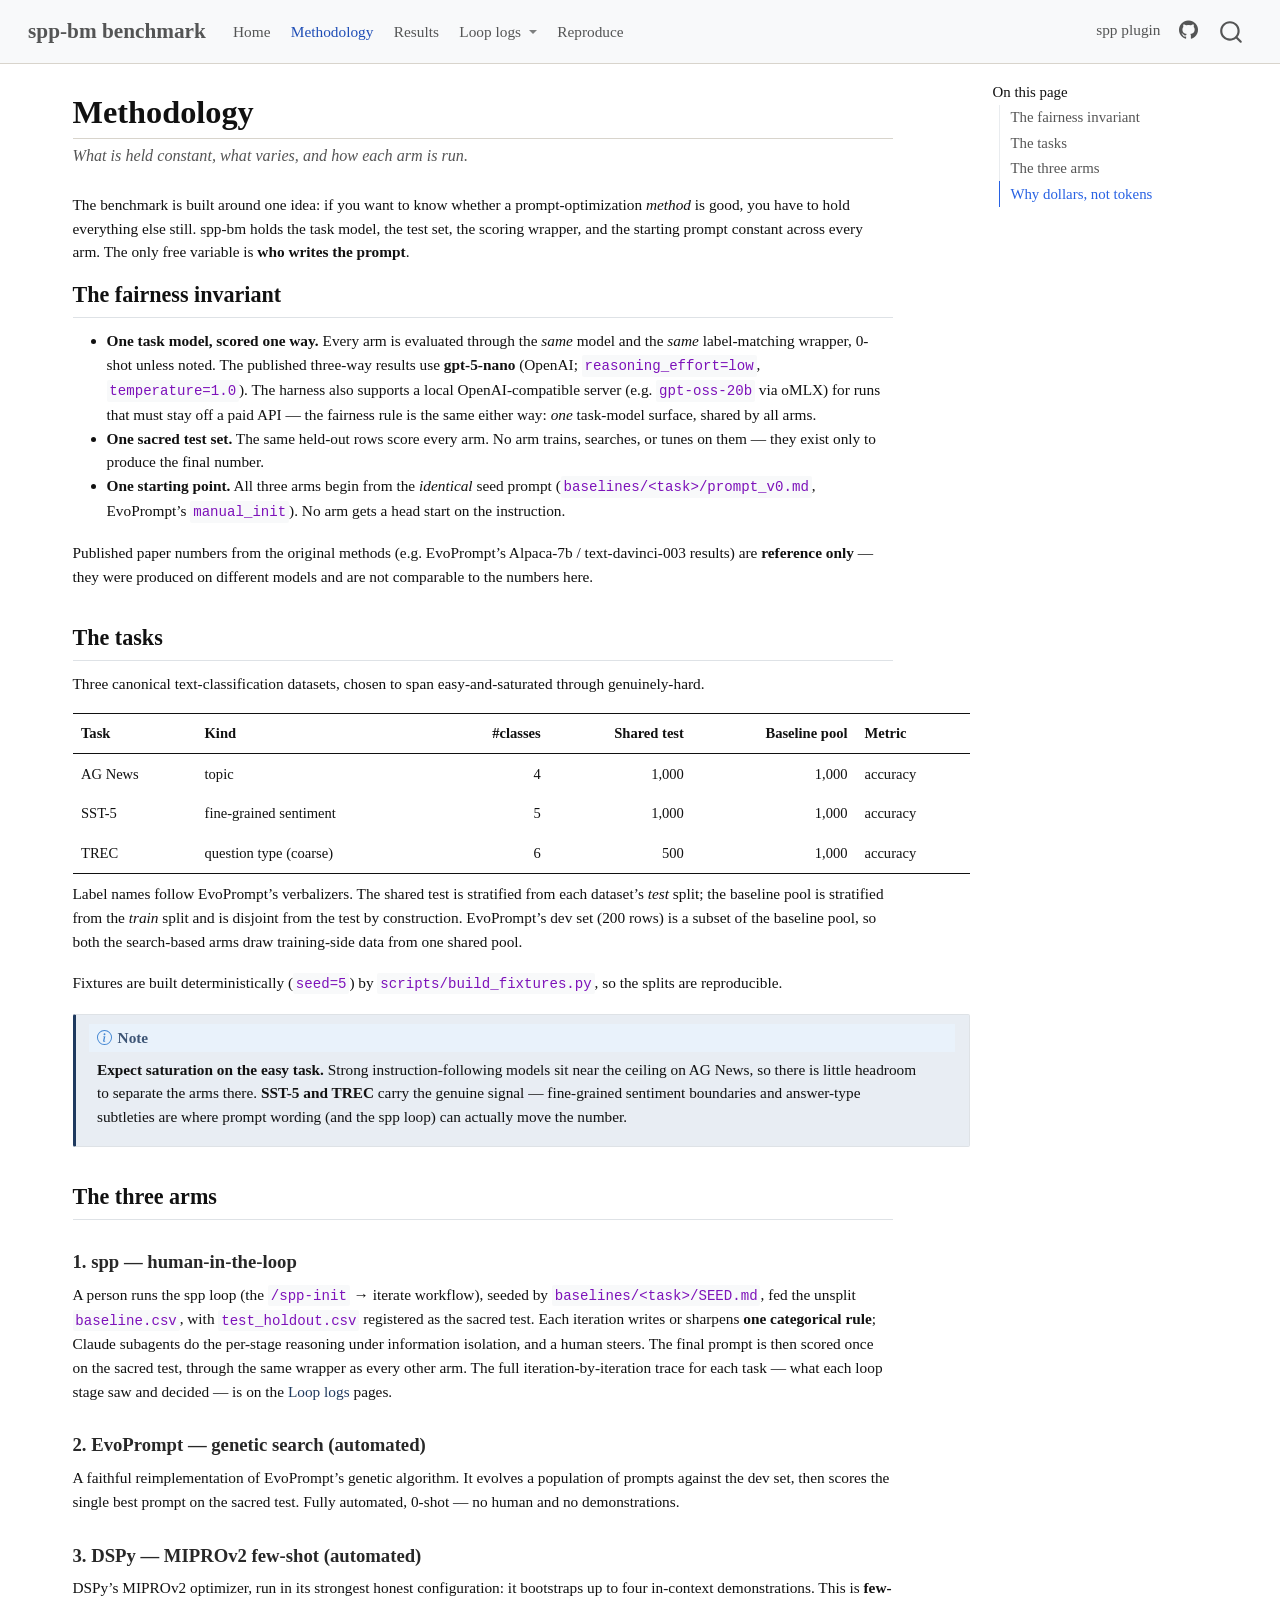
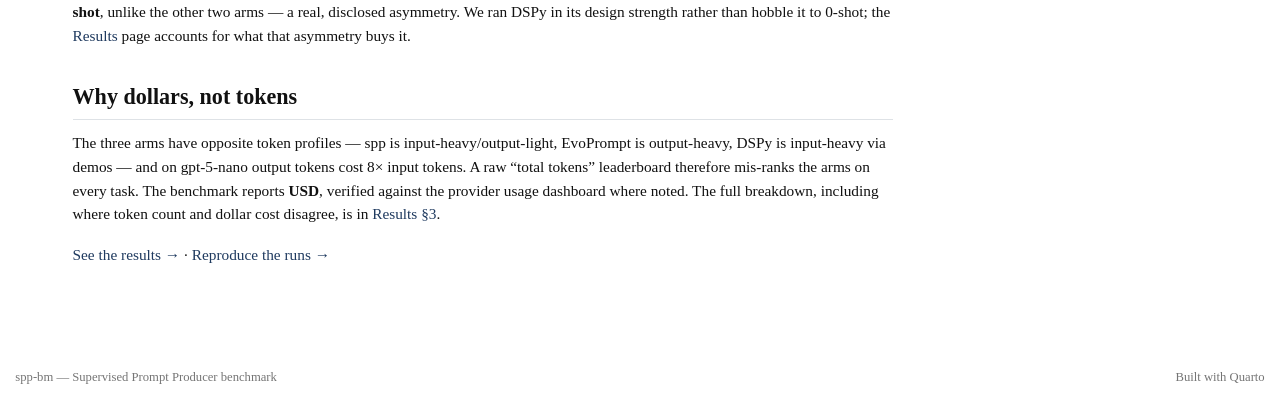
<file: methodology.html>
<!DOCTYPE html>
<html xmlns="http://www.w3.org/1999/xhtml" lang="en" xml:lang="en"><head>

<meta charset="utf-8">
<meta name="generator" content="quarto-1.7.33">

<meta name="viewport" content="width=device-width, initial-scale=1.0, user-scalable=yes">


<title>Methodology – spp-bm</title>
<style>
code{white-space: pre-wrap;}
span.smallcaps{font-variant: small-caps;}
div.columns{display: flex; gap: min(4vw, 1.5em);}
div.column{flex: auto; overflow-x: auto;}
div.hanging-indent{margin-left: 1.5em; text-indent: -1.5em;}
ul.task-list{list-style: none;}
ul.task-list li input[type="checkbox"] {
  width: 0.8em;
  margin: 0 0.8em 0.2em -1em; /* quarto-specific, see https://github.com/quarto-dev/quarto-cli/issues/4556 */ 
  vertical-align: middle;
}
</style>


<script src="site_libs/quarto-nav/quarto-nav.js"></script>
<script src="site_libs/quarto-nav/headroom.min.js"></script>
<script src="site_libs/clipboard/clipboard.min.js"></script>
<script src="site_libs/quarto-search/autocomplete.umd.js"></script>
<script src="site_libs/quarto-search/fuse.min.js"></script>
<script src="site_libs/quarto-search/quarto-search.js"></script>
<meta name="quarto:offset" content="./">
<script src="site_libs/quarto-html/quarto.js" type="module"></script>
<script src="site_libs/quarto-html/tabsets/tabsets.js" type="module"></script>
<script src="site_libs/quarto-html/popper.min.js"></script>
<script src="site_libs/quarto-html/tippy.umd.min.js"></script>
<script src="site_libs/quarto-html/anchor.min.js"></script>
<link href="site_libs/quarto-html/tippy.css" rel="stylesheet">
<link href="site_libs/quarto-html/quarto-syntax-highlighting-ea385d0e468b0dd5ea5bf0780b1290d9.css" rel="stylesheet" id="quarto-text-highlighting-styles">
<script src="site_libs/bootstrap/bootstrap.min.js"></script>
<link href="site_libs/bootstrap/bootstrap-icons.css" rel="stylesheet">
<link href="site_libs/bootstrap/bootstrap-503c690f214a5702fe5ff55d910bb992.min.css" rel="stylesheet" append-hash="true" id="quarto-bootstrap" data-mode="light">
<script id="quarto-search-options" type="application/json">{
  "location": "navbar",
  "copy-button": false,
  "collapse-after": 3,
  "panel-placement": "end",
  "type": "overlay",
  "limit": 50,
  "keyboard-shortcut": [
    "f",
    "/",
    "s"
  ],
  "show-item-context": false,
  "language": {
    "search-no-results-text": "No results",
    "search-matching-documents-text": "matching documents",
    "search-copy-link-title": "Copy link to search",
    "search-hide-matches-text": "Hide additional matches",
    "search-more-match-text": "more match in this document",
    "search-more-matches-text": "more matches in this document",
    "search-clear-button-title": "Clear",
    "search-text-placeholder": "",
    "search-detached-cancel-button-title": "Cancel",
    "search-submit-button-title": "Submit",
    "search-label": "Search"
  }
}</script>
<style>html{ scroll-behavior: smooth; }</style>


<link rel="stylesheet" href="styles/report.css">
</head>

<body class="nav-fixed quarto-light">

<div id="quarto-search-results"></div>
  <header id="quarto-header" class="headroom fixed-top">
    <nav class="navbar navbar-expand-lg " data-bs-theme="dark">
      <div class="navbar-container container-fluid">
      <div class="navbar-brand-container mx-auto">
    <a class="navbar-brand" href="./index.html">
    <span class="navbar-title">spp-bm benchmark</span>
    </a>
  </div>
            <div id="quarto-search" class="" title="Search"></div>
          <button class="navbar-toggler" type="button" data-bs-toggle="collapse" data-bs-target="#navbarCollapse" aria-controls="navbarCollapse" role="menu" aria-expanded="false" aria-label="Toggle navigation" onclick="if (window.quartoToggleHeadroom) { window.quartoToggleHeadroom(); }">
  <span class="navbar-toggler-icon"></span>
</button>
          <div class="collapse navbar-collapse" id="navbarCollapse">
            <ul class="navbar-nav navbar-nav-scroll me-auto">
  <li class="nav-item">
    <a class="nav-link" href="./index.html"> 
<span class="menu-text">Home</span></a>
  </li>  
  <li class="nav-item">
    <a class="nav-link active" href="./methodology.html" aria-current="page"> 
<span class="menu-text">Methodology</span></a>
  </li>  
  <li class="nav-item">
    <a class="nav-link" href="./results.html"> 
<span class="menu-text">Results</span></a>
  </li>  
  <li class="nav-item dropdown ">
    <a class="nav-link dropdown-toggle" href="#" id="nav-menu-loop-logs" role="link" data-bs-toggle="dropdown" aria-expanded="false">
 <span class="menu-text">Loop logs</span>
    </a>
    <ul class="dropdown-menu" aria-labelledby="nav-menu-loop-logs">    
        <li>
    <a class="dropdown-item" href="./loop-logs/index.html">
 <span class="dropdown-text">Overview</span></a>
  </li>  
        <li>
    <a class="dropdown-item" href="./loop-logs/ag_news.html">
 <span class="dropdown-text">AG News</span></a>
  </li>  
        <li>
    <a class="dropdown-item" href="./loop-logs/sst5.html">
 <span class="dropdown-text">SST-5</span></a>
  </li>  
        <li>
    <a class="dropdown-item" href="./loop-logs/trec.html">
 <span class="dropdown-text">TREC</span></a>
  </li>  
    </ul>
  </li>
  <li class="nav-item">
    <a class="nav-link" href="./reproduce.html"> 
<span class="menu-text">Reproduce</span></a>
  </li>  
</ul>
            <ul class="navbar-nav navbar-nav-scroll ms-auto">
  <li class="nav-item">
    <a class="nav-link" href="https://jaylbean.github.io/spp-site/"> 
<span class="menu-text">spp plugin</span></a>
  </li>  
  <li class="nav-item compact">
    <a class="nav-link" href="https://github.com/JayLBean/spp-benchmark"> <i class="bi bi-github" role="img" aria-label="GitHub repository">
</i> 
<span class="menu-text"></span></a>
  </li>  
</ul>
          </div> <!-- /navcollapse -->
            <div class="quarto-navbar-tools">
</div>
      </div> <!-- /container-fluid -->
    </nav>
</header>
<!-- content -->
<div id="quarto-content" class="quarto-container page-columns page-rows-contents page-layout-full page-navbar">
<!-- sidebar -->
<!-- margin-sidebar -->
    <div id="quarto-margin-sidebar" class="sidebar margin-sidebar">
        <nav id="TOC" role="doc-toc" class="toc-active">
    <h2 id="toc-title">On this page</h2>
   
  <ul>
  <li><a href="#the-fairness-invariant" id="toc-the-fairness-invariant" class="nav-link active" data-scroll-target="#the-fairness-invariant">The fairness invariant</a></li>
  <li><a href="#the-tasks" id="toc-the-tasks" class="nav-link" data-scroll-target="#the-tasks">The tasks</a></li>
  <li><a href="#the-three-arms" id="toc-the-three-arms" class="nav-link" data-scroll-target="#the-three-arms">The three arms</a>
  <ul class="collapse">
  <li><a href="#spp-human-in-the-loop" id="toc-spp-human-in-the-loop" class="nav-link" data-scroll-target="#spp-human-in-the-loop">1. spp — human-in-the-loop</a></li>
  <li><a href="#evoprompt-genetic-search-automated" id="toc-evoprompt-genetic-search-automated" class="nav-link" data-scroll-target="#evoprompt-genetic-search-automated">2. EvoPrompt — genetic search (automated)</a></li>
  <li><a href="#dspy-miprov2-few-shot-automated" id="toc-dspy-miprov2-few-shot-automated" class="nav-link" data-scroll-target="#dspy-miprov2-few-shot-automated">3. DSPy — MIPROv2 few-shot (automated)</a></li>
  </ul></li>
  <li><a href="#why-dollars-not-tokens" id="toc-why-dollars-not-tokens" class="nav-link" data-scroll-target="#why-dollars-not-tokens">Why dollars, not tokens</a></li>
  </ul>
</nav>
    </div>
<!-- main -->
<main class="content column-page-left" id="quarto-document-content">

<header id="title-block-header" class="quarto-title-block default">
<div class="quarto-title">
<h1 class="title">Methodology</h1>
<p class="subtitle lead">What is held constant, what varies, and how each arm is run.</p>
</div>



<div class="quarto-title-meta column-page-left">

    
  
    
  </div>
  


</header>


<p>The benchmark is built around one idea: if you want to know whether a prompt-optimization <em>method</em> is good, you have to hold everything else still. spp-bm holds the task model, the test set, the scoring wrapper, and the starting prompt constant across every arm. The only free variable is <strong>who writes the prompt</strong>.</p>
<section id="the-fairness-invariant" class="level2">
<h2 class="anchored" data-anchor-id="the-fairness-invariant">The fairness invariant</h2>
<ul>
<li><strong>One task model, scored one way.</strong> Every arm is evaluated through the <em>same</em> model and the <em>same</em> label-matching wrapper, 0-shot unless noted. The published three-way results use <strong>gpt-5-nano</strong> (OpenAI; <code>reasoning_effort=low</code>, <code>temperature=1.0</code>). The harness also supports a local OpenAI-compatible server (e.g.&nbsp;<code>gpt-oss-20b</code> via oMLX) for runs that must stay off a paid API — the fairness rule is the same either way: <em>one</em> task-model surface, shared by all arms.</li>
<li><strong>One sacred test set.</strong> The same held-out rows score every arm. No arm trains, searches, or tunes on them — they exist only to produce the final number.</li>
<li><strong>One starting point.</strong> All three arms begin from the <em>identical</em> seed prompt (<code>baselines/&lt;task&gt;/prompt_v0.md</code>, EvoPrompt’s <code>manual_init</code>). No arm gets a head start on the instruction.</li>
</ul>
<p>Published paper numbers from the original methods (e.g.&nbsp;EvoPrompt’s Alpaca-7b / text-davinci-003 results) are <strong>reference only</strong> — they were produced on different models and are not comparable to the numbers here.</p>
</section>
<section id="the-tasks" class="level2">
<h2 class="anchored" data-anchor-id="the-tasks">The tasks</h2>
<p>Three canonical text-classification datasets, chosen to span easy-and-saturated through genuinely-hard.</p>
<table class="caption-top table">
<thead>
<tr class="header">
<th>Task</th>
<th>Kind</th>
<th style="text-align: right;">#classes</th>
<th style="text-align: right;">Shared test</th>
<th style="text-align: right;">Baseline pool</th>
<th>Metric</th>
</tr>
</thead>
<tbody>
<tr class="odd">
<td>AG News</td>
<td>topic</td>
<td style="text-align: right;">4</td>
<td style="text-align: right;">1,000</td>
<td style="text-align: right;">1,000</td>
<td>accuracy</td>
</tr>
<tr class="even">
<td>SST-5</td>
<td>fine-grained sentiment</td>
<td style="text-align: right;">5</td>
<td style="text-align: right;">1,000</td>
<td style="text-align: right;">1,000</td>
<td>accuracy</td>
</tr>
<tr class="odd">
<td>TREC</td>
<td>question type (coarse)</td>
<td style="text-align: right;">6</td>
<td style="text-align: right;">500</td>
<td style="text-align: right;">1,000</td>
<td>accuracy</td>
</tr>
</tbody>
</table>
<p>Label names follow EvoPrompt’s verbalizers. The shared test is stratified from each dataset’s <em>test</em> split; the baseline pool is stratified from the <em>train</em> split and is disjoint from the test by construction. EvoPrompt’s dev set (200 rows) is a subset of the baseline pool, so both the search-based arms draw training-side data from one shared pool.</p>
<p>Fixtures are built deterministically (<code>seed=5</code>) by <code>scripts/build_fixtures.py</code>, so the splits are reproducible.</p>
<div class="callout callout-style-default callout-note callout-titled">
<div class="callout-header d-flex align-content-center">
<div class="callout-icon-container">
<i class="callout-icon"></i>
</div>
<div class="callout-title-container flex-fill">
Note
</div>
</div>
<div class="callout-body-container callout-body">
<p><strong>Expect saturation on the easy task.</strong> Strong instruction-following models sit near the ceiling on AG News, so there is little headroom to separate the arms there. <strong>SST-5 and TREC</strong> carry the genuine signal — fine-grained sentiment boundaries and answer-type subtleties are where prompt wording (and the spp loop) can actually move the number.</p>
</div>
</div>
</section>
<section id="the-three-arms" class="level2">
<h2 class="anchored" data-anchor-id="the-three-arms">The three arms</h2>
<section id="spp-human-in-the-loop" class="level3">
<h3 class="anchored" data-anchor-id="spp-human-in-the-loop">1. spp — human-in-the-loop</h3>
<p>A person runs the spp loop (the <code>/spp-init</code> → iterate workflow), seeded by <code>baselines/&lt;task&gt;/SEED.md</code>, fed the unsplit <code>baseline.csv</code>, with <code>test_holdout.csv</code> registered as the sacred test. Each iteration writes or sharpens <strong>one categorical rule</strong>; Claude subagents do the per-stage reasoning under information isolation, and a human steers. The final prompt is then scored once on the sacred test, through the same wrapper as every other arm. The full iteration-by-iteration trace for each task — what each loop stage saw and decided — is on the <a href="./loop-logs/index.html">Loop logs</a> pages.</p>
</section>
<section id="evoprompt-genetic-search-automated" class="level3">
<h3 class="anchored" data-anchor-id="evoprompt-genetic-search-automated">2. EvoPrompt — genetic search (automated)</h3>
<p>A faithful reimplementation of EvoPrompt’s genetic algorithm. It evolves a population of prompts against the dev set, then scores the single best prompt on the sacred test. Fully automated, 0-shot — no human and no demonstrations.</p>
</section>
<section id="dspy-miprov2-few-shot-automated" class="level3">
<h3 class="anchored" data-anchor-id="dspy-miprov2-few-shot-automated">3. DSPy — MIPROv2 few-shot (automated)</h3>
<p>DSPy’s MIPROv2 optimizer, run in its strongest honest configuration: it bootstraps up to four in-context demonstrations. This is <strong>few-shot</strong>, unlike the other two arms — a real, disclosed asymmetry. We ran DSPy in its design strength rather than hobble it to 0-shot; the <a href="./results.html">Results</a> page accounts for what that asymmetry buys it.</p>
</section>
</section>
<section id="why-dollars-not-tokens" class="level2">
<h2 class="anchored" data-anchor-id="why-dollars-not-tokens">Why dollars, not tokens</h2>
<p>The three arms have opposite token profiles — spp is input-heavy/output-light, EvoPrompt is output-heavy, DSPy is input-heavy via demos — and on gpt-5-nano output tokens cost 8× input tokens. A raw “total tokens” leaderboard therefore mis-ranks the arms on every task. The benchmark reports <strong>USD</strong>, verified against the provider usage dashboard where noted. The full breakdown, including where token count and dollar cost disagree, is in <a href="./results.html">Results §3</a>.</p>
<p><a href="./results.html">See the results →</a> · <a href="./reproduce.html">Reproduce the runs →</a></p>


</section>

</main> <!-- /main -->
<script id="quarto-html-after-body" type="application/javascript">
  window.document.addEventListener("DOMContentLoaded", function (event) {
    const icon = "";
    const anchorJS = new window.AnchorJS();
    anchorJS.options = {
      placement: 'right',
      icon: icon
    };
    anchorJS.add('.anchored');
    const isCodeAnnotation = (el) => {
      for (const clz of el.classList) {
        if (clz.startsWith('code-annotation-')) {                     
          return true;
        }
      }
      return false;
    }
    const onCopySuccess = function(e) {
      // button target
      const button = e.trigger;
      // don't keep focus
      button.blur();
      // flash "checked"
      button.classList.add('code-copy-button-checked');
      var currentTitle = button.getAttribute("title");
      button.setAttribute("title", "Copied!");
      let tooltip;
      if (window.bootstrap) {
        button.setAttribute("data-bs-toggle", "tooltip");
        button.setAttribute("data-bs-placement", "left");
        button.setAttribute("data-bs-title", "Copied!");
        tooltip = new bootstrap.Tooltip(button, 
          { trigger: "manual", 
            customClass: "code-copy-button-tooltip",
            offset: [0, -8]});
        tooltip.show();    
      }
      setTimeout(function() {
        if (tooltip) {
          tooltip.hide();
          button.removeAttribute("data-bs-title");
          button.removeAttribute("data-bs-toggle");
          button.removeAttribute("data-bs-placement");
        }
        button.setAttribute("title", currentTitle);
        button.classList.remove('code-copy-button-checked');
      }, 1000);
      // clear code selection
      e.clearSelection();
    }
    const getTextToCopy = function(trigger) {
        const codeEl = trigger.previousElementSibling.cloneNode(true);
        for (const childEl of codeEl.children) {
          if (isCodeAnnotation(childEl)) {
            childEl.remove();
          }
        }
        return codeEl.innerText;
    }
    const clipboard = new window.ClipboardJS('.code-copy-button:not([data-in-quarto-modal])', {
      text: getTextToCopy
    });
    clipboard.on('success', onCopySuccess);
    if (window.document.getElementById('quarto-embedded-source-code-modal')) {
      const clipboardModal = new window.ClipboardJS('.code-copy-button[data-in-quarto-modal]', {
        text: getTextToCopy,
        container: window.document.getElementById('quarto-embedded-source-code-modal')
      });
      clipboardModal.on('success', onCopySuccess);
    }
      var localhostRegex = new RegExp(/^(?:http|https):\/\/localhost\:?[0-9]*\//);
      var mailtoRegex = new RegExp(/^mailto:/);
        var filterRegex = new RegExp("https:\/\/jaylbean\.github\.io\/spp-benchmark\/");
      var isInternal = (href) => {
          return filterRegex.test(href) || localhostRegex.test(href) || mailtoRegex.test(href);
      }
      // Inspect non-navigation links and adorn them if external
     var links = window.document.querySelectorAll('a[href]:not(.nav-link):not(.navbar-brand):not(.toc-action):not(.sidebar-link):not(.sidebar-item-toggle):not(.pagination-link):not(.no-external):not([aria-hidden]):not(.dropdown-item):not(.quarto-navigation-tool):not(.about-link)');
      for (var i=0; i<links.length; i++) {
        const link = links[i];
        if (!isInternal(link.href)) {
          // undo the damage that might have been done by quarto-nav.js in the case of
          // links that we want to consider external
          if (link.dataset.originalHref !== undefined) {
            link.href = link.dataset.originalHref;
          }
            // target, if specified
            link.setAttribute("target", "_blank");
            if (link.getAttribute("rel") === null) {
              link.setAttribute("rel", "noopener");
            }
        }
      }
    function tippyHover(el, contentFn, onTriggerFn, onUntriggerFn) {
      const config = {
        allowHTML: true,
        maxWidth: 500,
        delay: 100,
        arrow: false,
        appendTo: function(el) {
            return el.parentElement;
        },
        interactive: true,
        interactiveBorder: 10,
        theme: 'quarto',
        placement: 'bottom-start',
      };
      if (contentFn) {
        config.content = contentFn;
      }
      if (onTriggerFn) {
        config.onTrigger = onTriggerFn;
      }
      if (onUntriggerFn) {
        config.onUntrigger = onUntriggerFn;
      }
      window.tippy(el, config); 
    }
    const noterefs = window.document.querySelectorAll('a[role="doc-noteref"]');
    for (var i=0; i<noterefs.length; i++) {
      const ref = noterefs[i];
      tippyHover(ref, function() {
        // use id or data attribute instead here
        let href = ref.getAttribute('data-footnote-href') || ref.getAttribute('href');
        try { href = new URL(href).hash; } catch {}
        const id = href.replace(/^#\/?/, "");
        const note = window.document.getElementById(id);
        if (note) {
          return note.innerHTML;
        } else {
          return "";
        }
      });
    }
    const xrefs = window.document.querySelectorAll('a.quarto-xref');
    const processXRef = (id, note) => {
      // Strip column container classes
      const stripColumnClz = (el) => {
        el.classList.remove("page-full", "page-columns");
        if (el.children) {
          for (const child of el.children) {
            stripColumnClz(child);
          }
        }
      }
      stripColumnClz(note)
      if (id === null || id.startsWith('sec-')) {
        // Special case sections, only their first couple elements
        const container = document.createElement("div");
        if (note.children && note.children.length > 2) {
          container.appendChild(note.children[0].cloneNode(true));
          for (let i = 1; i < note.children.length; i++) {
            const child = note.children[i];
            if (child.tagName === "P" && child.innerText === "") {
              continue;
            } else {
              container.appendChild(child.cloneNode(true));
              break;
            }
          }
          if (window.Quarto?.typesetMath) {
            window.Quarto.typesetMath(container);
          }
          return container.innerHTML
        } else {
          if (window.Quarto?.typesetMath) {
            window.Quarto.typesetMath(note);
          }
          return note.innerHTML;
        }
      } else {
        // Remove any anchor links if they are present
        const anchorLink = note.querySelector('a.anchorjs-link');
        if (anchorLink) {
          anchorLink.remove();
        }
        if (window.Quarto?.typesetMath) {
          window.Quarto.typesetMath(note);
        }
        if (note.classList.contains("callout")) {
          return note.outerHTML;
        } else {
          return note.innerHTML;
        }
      }
    }
    for (var i=0; i<xrefs.length; i++) {
      const xref = xrefs[i];
      tippyHover(xref, undefined, function(instance) {
        instance.disable();
        let url = xref.getAttribute('href');
        let hash = undefined; 
        if (url.startsWith('#')) {
          hash = url;
        } else {
          try { hash = new URL(url).hash; } catch {}
        }
        if (hash) {
          const id = hash.replace(/^#\/?/, "");
          const note = window.document.getElementById(id);
          if (note !== null) {
            try {
              const html = processXRef(id, note.cloneNode(true));
              instance.setContent(html);
            } finally {
              instance.enable();
              instance.show();
            }
          } else {
            // See if we can fetch this
            fetch(url.split('#')[0])
            .then(res => res.text())
            .then(html => {
              const parser = new DOMParser();
              const htmlDoc = parser.parseFromString(html, "text/html");
              const note = htmlDoc.getElementById(id);
              if (note !== null) {
                const html = processXRef(id, note);
                instance.setContent(html);
              } 
            }).finally(() => {
              instance.enable();
              instance.show();
            });
          }
        } else {
          // See if we can fetch a full url (with no hash to target)
          // This is a special case and we should probably do some content thinning / targeting
          fetch(url)
          .then(res => res.text())
          .then(html => {
            const parser = new DOMParser();
            const htmlDoc = parser.parseFromString(html, "text/html");
            const note = htmlDoc.querySelector('main.content');
            if (note !== null) {
              // This should only happen for chapter cross references
              // (since there is no id in the URL)
              // remove the first header
              if (note.children.length > 0 && note.children[0].tagName === "HEADER") {
                note.children[0].remove();
              }
              const html = processXRef(null, note);
              instance.setContent(html);
            } 
          }).finally(() => {
            instance.enable();
            instance.show();
          });
        }
      }, function(instance) {
      });
    }
        let selectedAnnoteEl;
        const selectorForAnnotation = ( cell, annotation) => {
          let cellAttr = 'data-code-cell="' + cell + '"';
          let lineAttr = 'data-code-annotation="' +  annotation + '"';
          const selector = 'span[' + cellAttr + '][' + lineAttr + ']';
          return selector;
        }
        const selectCodeLines = (annoteEl) => {
          const doc = window.document;
          const targetCell = annoteEl.getAttribute("data-target-cell");
          const targetAnnotation = annoteEl.getAttribute("data-target-annotation");
          const annoteSpan = window.document.querySelector(selectorForAnnotation(targetCell, targetAnnotation));
          const lines = annoteSpan.getAttribute("data-code-lines").split(",");
          const lineIds = lines.map((line) => {
            return targetCell + "-" + line;
          })
          let top = null;
          let height = null;
          let parent = null;
          if (lineIds.length > 0) {
              //compute the position of the single el (top and bottom and make a div)
              const el = window.document.getElementById(lineIds[0]);
              top = el.offsetTop;
              height = el.offsetHeight;
              parent = el.parentElement.parentElement;
            if (lineIds.length > 1) {
              const lastEl = window.document.getElementById(lineIds[lineIds.length - 1]);
              const bottom = lastEl.offsetTop + lastEl.offsetHeight;
              height = bottom - top;
            }
            if (top !== null && height !== null && parent !== null) {
              // cook up a div (if necessary) and position it 
              let div = window.document.getElementById("code-annotation-line-highlight");
              if (div === null) {
                div = window.document.createElement("div");
                div.setAttribute("id", "code-annotation-line-highlight");
                div.style.position = 'absolute';
                parent.appendChild(div);
              }
              div.style.top = top - 2 + "px";
              div.style.height = height + 4 + "px";
              div.style.left = 0;
              let gutterDiv = window.document.getElementById("code-annotation-line-highlight-gutter");
              if (gutterDiv === null) {
                gutterDiv = window.document.createElement("div");
                gutterDiv.setAttribute("id", "code-annotation-line-highlight-gutter");
                gutterDiv.style.position = 'absolute';
                const codeCell = window.document.getElementById(targetCell);
                const gutter = codeCell.querySelector('.code-annotation-gutter');
                gutter.appendChild(gutterDiv);
              }
              gutterDiv.style.top = top - 2 + "px";
              gutterDiv.style.height = height + 4 + "px";
            }
            selectedAnnoteEl = annoteEl;
          }
        };
        const unselectCodeLines = () => {
          const elementsIds = ["code-annotation-line-highlight", "code-annotation-line-highlight-gutter"];
          elementsIds.forEach((elId) => {
            const div = window.document.getElementById(elId);
            if (div) {
              div.remove();
            }
          });
          selectedAnnoteEl = undefined;
        };
          // Handle positioning of the toggle
      window.addEventListener(
        "resize",
        throttle(() => {
          elRect = undefined;
          if (selectedAnnoteEl) {
            selectCodeLines(selectedAnnoteEl);
          }
        }, 10)
      );
      function throttle(fn, ms) {
      let throttle = false;
      let timer;
        return (...args) => {
          if(!throttle) { // first call gets through
              fn.apply(this, args);
              throttle = true;
          } else { // all the others get throttled
              if(timer) clearTimeout(timer); // cancel #2
              timer = setTimeout(() => {
                fn.apply(this, args);
                timer = throttle = false;
              }, ms);
          }
        };
      }
        // Attach click handler to the DT
        const annoteDls = window.document.querySelectorAll('dt[data-target-cell]');
        for (const annoteDlNode of annoteDls) {
          annoteDlNode.addEventListener('click', (event) => {
            const clickedEl = event.target;
            if (clickedEl !== selectedAnnoteEl) {
              unselectCodeLines();
              const activeEl = window.document.querySelector('dt[data-target-cell].code-annotation-active');
              if (activeEl) {
                activeEl.classList.remove('code-annotation-active');
              }
              selectCodeLines(clickedEl);
              clickedEl.classList.add('code-annotation-active');
            } else {
              // Unselect the line
              unselectCodeLines();
              clickedEl.classList.remove('code-annotation-active');
            }
          });
        }
    const findCites = (el) => {
      const parentEl = el.parentElement;
      if (parentEl) {
        const cites = parentEl.dataset.cites;
        if (cites) {
          return {
            el,
            cites: cites.split(' ')
          };
        } else {
          return findCites(el.parentElement)
        }
      } else {
        return undefined;
      }
    };
    var bibliorefs = window.document.querySelectorAll('a[role="doc-biblioref"]');
    for (var i=0; i<bibliorefs.length; i++) {
      const ref = bibliorefs[i];
      const citeInfo = findCites(ref);
      if (citeInfo) {
        tippyHover(citeInfo.el, function() {
          var popup = window.document.createElement('div');
          citeInfo.cites.forEach(function(cite) {
            var citeDiv = window.document.createElement('div');
            citeDiv.classList.add('hanging-indent');
            citeDiv.classList.add('csl-entry');
            var biblioDiv = window.document.getElementById('ref-' + cite);
            if (biblioDiv) {
              citeDiv.innerHTML = biblioDiv.innerHTML;
            }
            popup.appendChild(citeDiv);
          });
          return popup.innerHTML;
        });
      }
    }
  });
  </script>
</div> <!-- /content -->
<footer class="footer">
  <div class="nav-footer">
    <div class="nav-footer-left">
<p>spp-bm — Supervised Prompt Producer benchmark</p>
</div>   
    <div class="nav-footer-center">
      &nbsp;
    </div>
    <div class="nav-footer-right">
<p>Built with <a href="https://quarto.org">Quarto</a></p>
</div>
  </div>
</footer>




<script src="site_libs/quarto-html/zenscroll-min.js"></script>
</body></html>
</file>
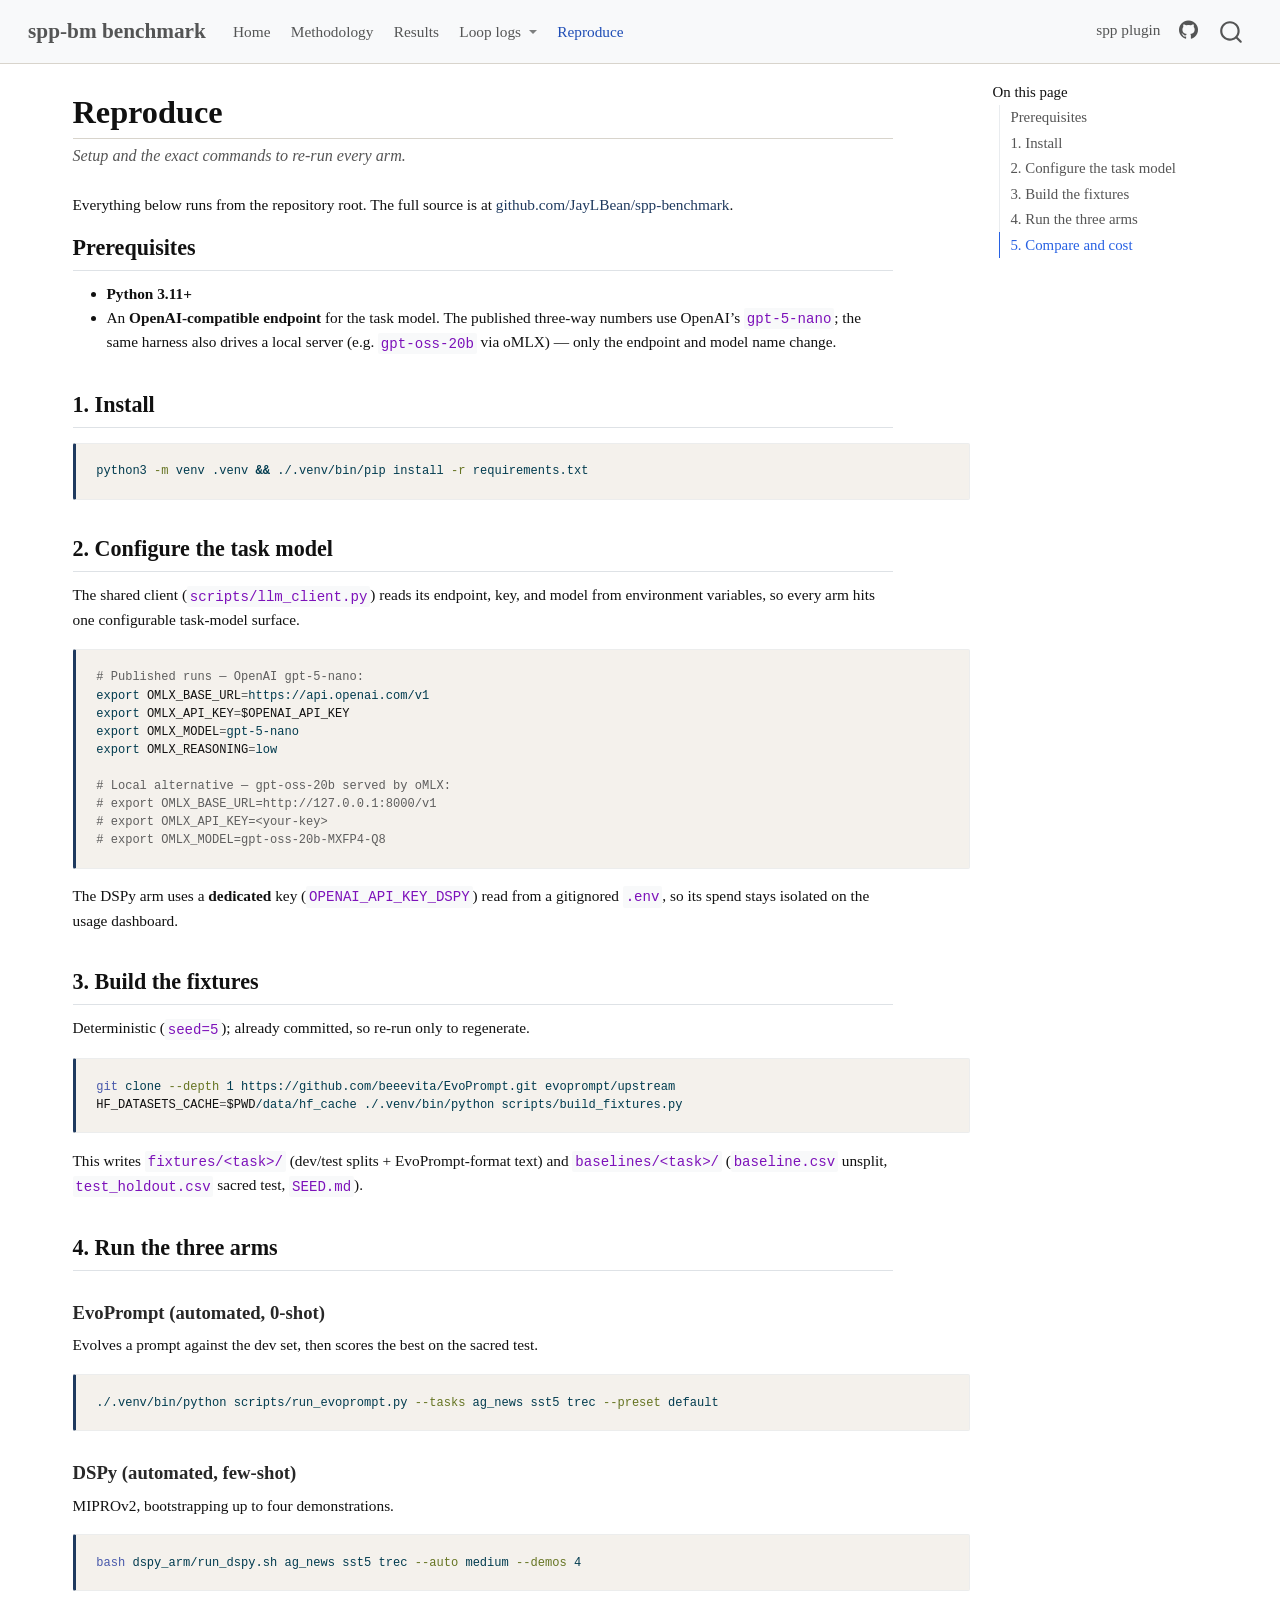
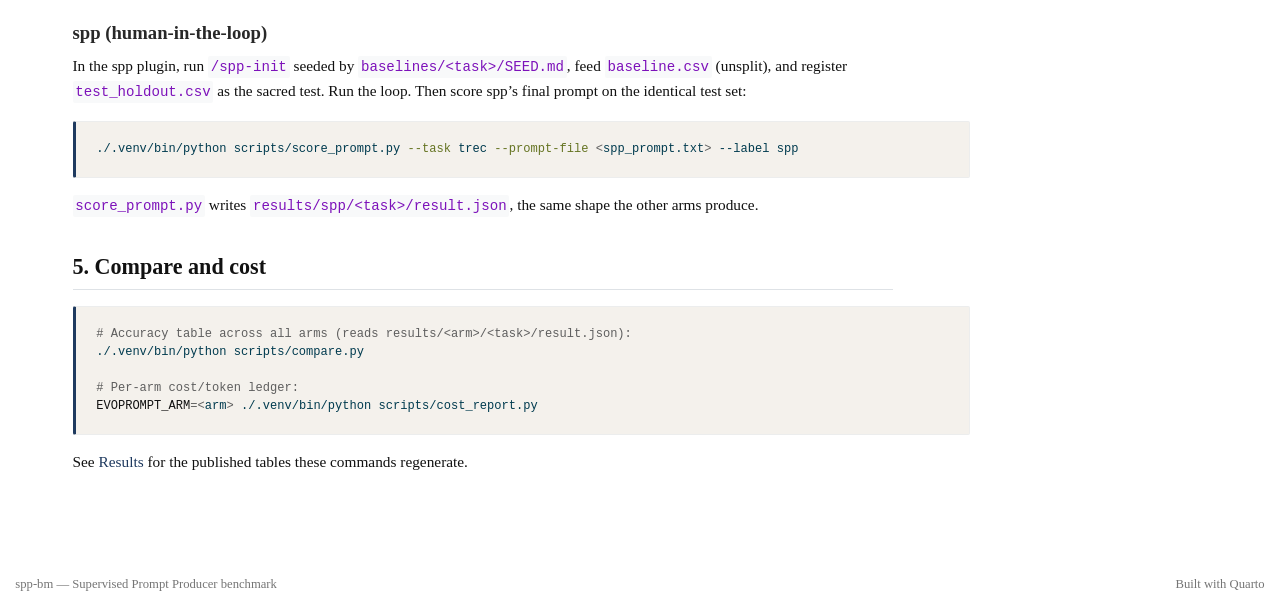
<file: reproduce.html>
<!DOCTYPE html>
<html xmlns="http://www.w3.org/1999/xhtml" lang="en" xml:lang="en"><head>

<meta charset="utf-8">
<meta name="generator" content="quarto-1.7.33">

<meta name="viewport" content="width=device-width, initial-scale=1.0, user-scalable=yes">


<title>Reproduce – spp-bm</title>
<style>
code{white-space: pre-wrap;}
span.smallcaps{font-variant: small-caps;}
div.columns{display: flex; gap: min(4vw, 1.5em);}
div.column{flex: auto; overflow-x: auto;}
div.hanging-indent{margin-left: 1.5em; text-indent: -1.5em;}
ul.task-list{list-style: none;}
ul.task-list li input[type="checkbox"] {
  width: 0.8em;
  margin: 0 0.8em 0.2em -1em; /* quarto-specific, see https://github.com/quarto-dev/quarto-cli/issues/4556 */ 
  vertical-align: middle;
}
/* CSS for syntax highlighting */
html { -webkit-text-size-adjust: 100%; }
pre > code.sourceCode { white-space: pre; position: relative; }
pre > code.sourceCode > span { display: inline-block; line-height: 1.25; }
pre > code.sourceCode > span:empty { height: 1.2em; }
.sourceCode { overflow: visible; }
code.sourceCode > span { color: inherit; text-decoration: inherit; }
div.sourceCode { margin: 1em 0; }
pre.sourceCode { margin: 0; }
@media screen {
div.sourceCode { overflow: auto; }
}
@media print {
pre > code.sourceCode { white-space: pre-wrap; }
pre > code.sourceCode > span { text-indent: -5em; padding-left: 5em; }
}
pre.numberSource code
  { counter-reset: source-line 0; }
pre.numberSource code > span
  { position: relative; left: -4em; counter-increment: source-line; }
pre.numberSource code > span > a:first-child::before
  { content: counter(source-line);
    position: relative; left: -1em; text-align: right; vertical-align: baseline;
    border: none; display: inline-block;
    -webkit-touch-callout: none; -webkit-user-select: none;
    -khtml-user-select: none; -moz-user-select: none;
    -ms-user-select: none; user-select: none;
    padding: 0 4px; width: 4em;
  }
pre.numberSource { margin-left: 3em;  padding-left: 4px; }
div.sourceCode
  {   }
@media screen {
pre > code.sourceCode > span > a:first-child::before { text-decoration: underline; }
}
</style>


<script src="site_libs/quarto-nav/quarto-nav.js"></script>
<script src="site_libs/quarto-nav/headroom.min.js"></script>
<script src="site_libs/clipboard/clipboard.min.js"></script>
<script src="site_libs/quarto-search/autocomplete.umd.js"></script>
<script src="site_libs/quarto-search/fuse.min.js"></script>
<script src="site_libs/quarto-search/quarto-search.js"></script>
<meta name="quarto:offset" content="./">
<script src="site_libs/quarto-html/quarto.js" type="module"></script>
<script src="site_libs/quarto-html/tabsets/tabsets.js" type="module"></script>
<script src="site_libs/quarto-html/popper.min.js"></script>
<script src="site_libs/quarto-html/tippy.umd.min.js"></script>
<script src="site_libs/quarto-html/anchor.min.js"></script>
<link href="site_libs/quarto-html/tippy.css" rel="stylesheet">
<link href="site_libs/quarto-html/quarto-syntax-highlighting-ea385d0e468b0dd5ea5bf0780b1290d9.css" rel="stylesheet" id="quarto-text-highlighting-styles">
<script src="site_libs/bootstrap/bootstrap.min.js"></script>
<link href="site_libs/bootstrap/bootstrap-icons.css" rel="stylesheet">
<link href="site_libs/bootstrap/bootstrap-503c690f214a5702fe5ff55d910bb992.min.css" rel="stylesheet" append-hash="true" id="quarto-bootstrap" data-mode="light">
<script id="quarto-search-options" type="application/json">{
  "location": "navbar",
  "copy-button": false,
  "collapse-after": 3,
  "panel-placement": "end",
  "type": "overlay",
  "limit": 50,
  "keyboard-shortcut": [
    "f",
    "/",
    "s"
  ],
  "show-item-context": false,
  "language": {
    "search-no-results-text": "No results",
    "search-matching-documents-text": "matching documents",
    "search-copy-link-title": "Copy link to search",
    "search-hide-matches-text": "Hide additional matches",
    "search-more-match-text": "more match in this document",
    "search-more-matches-text": "more matches in this document",
    "search-clear-button-title": "Clear",
    "search-text-placeholder": "",
    "search-detached-cancel-button-title": "Cancel",
    "search-submit-button-title": "Submit",
    "search-label": "Search"
  }
}</script>
<style>html{ scroll-behavior: smooth; }</style>


<link rel="stylesheet" href="styles/report.css">
</head>

<body class="nav-fixed quarto-light">

<div id="quarto-search-results"></div>
  <header id="quarto-header" class="headroom fixed-top">
    <nav class="navbar navbar-expand-lg " data-bs-theme="dark">
      <div class="navbar-container container-fluid">
      <div class="navbar-brand-container mx-auto">
    <a class="navbar-brand" href="./index.html">
    <span class="navbar-title">spp-bm benchmark</span>
    </a>
  </div>
            <div id="quarto-search" class="" title="Search"></div>
          <button class="navbar-toggler" type="button" data-bs-toggle="collapse" data-bs-target="#navbarCollapse" aria-controls="navbarCollapse" role="menu" aria-expanded="false" aria-label="Toggle navigation" onclick="if (window.quartoToggleHeadroom) { window.quartoToggleHeadroom(); }">
  <span class="navbar-toggler-icon"></span>
</button>
          <div class="collapse navbar-collapse" id="navbarCollapse">
            <ul class="navbar-nav navbar-nav-scroll me-auto">
  <li class="nav-item">
    <a class="nav-link" href="./index.html"> 
<span class="menu-text">Home</span></a>
  </li>  
  <li class="nav-item">
    <a class="nav-link" href="./methodology.html"> 
<span class="menu-text">Methodology</span></a>
  </li>  
  <li class="nav-item">
    <a class="nav-link" href="./results.html"> 
<span class="menu-text">Results</span></a>
  </li>  
  <li class="nav-item dropdown ">
    <a class="nav-link dropdown-toggle" href="#" id="nav-menu-loop-logs" role="link" data-bs-toggle="dropdown" aria-expanded="false">
 <span class="menu-text">Loop logs</span>
    </a>
    <ul class="dropdown-menu" aria-labelledby="nav-menu-loop-logs">    
        <li>
    <a class="dropdown-item" href="./loop-logs/index.html">
 <span class="dropdown-text">Overview</span></a>
  </li>  
        <li>
    <a class="dropdown-item" href="./loop-logs/ag_news.html">
 <span class="dropdown-text">AG News</span></a>
  </li>  
        <li>
    <a class="dropdown-item" href="./loop-logs/sst5.html">
 <span class="dropdown-text">SST-5</span></a>
  </li>  
        <li>
    <a class="dropdown-item" href="./loop-logs/trec.html">
 <span class="dropdown-text">TREC</span></a>
  </li>  
    </ul>
  </li>
  <li class="nav-item">
    <a class="nav-link active" href="./reproduce.html" aria-current="page"> 
<span class="menu-text">Reproduce</span></a>
  </li>  
</ul>
            <ul class="navbar-nav navbar-nav-scroll ms-auto">
  <li class="nav-item">
    <a class="nav-link" href="https://jaylbean.github.io/spp-site/"> 
<span class="menu-text">spp plugin</span></a>
  </li>  
  <li class="nav-item compact">
    <a class="nav-link" href="https://github.com/JayLBean/spp-benchmark"> <i class="bi bi-github" role="img" aria-label="GitHub repository">
</i> 
<span class="menu-text"></span></a>
  </li>  
</ul>
          </div> <!-- /navcollapse -->
            <div class="quarto-navbar-tools">
</div>
      </div> <!-- /container-fluid -->
    </nav>
</header>
<!-- content -->
<div id="quarto-content" class="quarto-container page-columns page-rows-contents page-layout-full page-navbar">
<!-- sidebar -->
<!-- margin-sidebar -->
    <div id="quarto-margin-sidebar" class="sidebar margin-sidebar">
        <nav id="TOC" role="doc-toc" class="toc-active">
    <h2 id="toc-title">On this page</h2>
   
  <ul>
  <li><a href="#prerequisites" id="toc-prerequisites" class="nav-link active" data-scroll-target="#prerequisites">Prerequisites</a></li>
  <li><a href="#install" id="toc-install" class="nav-link" data-scroll-target="#install">1. Install</a></li>
  <li><a href="#configure-the-task-model" id="toc-configure-the-task-model" class="nav-link" data-scroll-target="#configure-the-task-model">2. Configure the task model</a></li>
  <li><a href="#build-the-fixtures" id="toc-build-the-fixtures" class="nav-link" data-scroll-target="#build-the-fixtures">3. Build the fixtures</a></li>
  <li><a href="#run-the-three-arms" id="toc-run-the-three-arms" class="nav-link" data-scroll-target="#run-the-three-arms">4. Run the three arms</a>
  <ul class="collapse">
  <li><a href="#evoprompt-automated-0-shot" id="toc-evoprompt-automated-0-shot" class="nav-link" data-scroll-target="#evoprompt-automated-0-shot">EvoPrompt (automated, 0-shot)</a></li>
  <li><a href="#dspy-automated-few-shot" id="toc-dspy-automated-few-shot" class="nav-link" data-scroll-target="#dspy-automated-few-shot">DSPy (automated, few-shot)</a></li>
  <li><a href="#spp-human-in-the-loop" id="toc-spp-human-in-the-loop" class="nav-link" data-scroll-target="#spp-human-in-the-loop">spp (human-in-the-loop)</a></li>
  </ul></li>
  <li><a href="#compare-and-cost" id="toc-compare-and-cost" class="nav-link" data-scroll-target="#compare-and-cost">5. Compare and cost</a></li>
  </ul>
</nav>
    </div>
<!-- main -->
<main class="content column-page-left" id="quarto-document-content">

<header id="title-block-header" class="quarto-title-block default">
<div class="quarto-title">
<h1 class="title">Reproduce</h1>
<p class="subtitle lead">Setup and the exact commands to re-run every arm.</p>
</div>



<div class="quarto-title-meta column-page-left">

    
  
    
  </div>
  


</header>


<p>Everything below runs from the repository root. The full source is at <a href="https://github.com/JayLBean/spp-benchmark">github.com/JayLBean/spp-benchmark</a>.</p>
<section id="prerequisites" class="level2">
<h2 class="anchored" data-anchor-id="prerequisites">Prerequisites</h2>
<ul>
<li><strong>Python 3.11+</strong></li>
<li>An <strong>OpenAI-compatible endpoint</strong> for the task model. The published three-way numbers use OpenAI’s <code>gpt-5-nano</code>; the same harness also drives a local server (e.g.&nbsp;<code>gpt-oss-20b</code> via oMLX) — only the endpoint and model name change.</li>
</ul>
</section>
<section id="install" class="level2">
<h2 class="anchored" data-anchor-id="install">1. Install</h2>
<div class="sourceCode" id="cb1"><pre class="sourceCode sh code-with-copy"><code class="sourceCode bash"><span id="cb1-1"><a href="#cb1-1" aria-hidden="true" tabindex="-1"></a><span class="ex">python3</span> <span class="at">-m</span> venv .venv <span class="kw">&amp;&amp;</span> <span class="ex">./.venv/bin/pip</span> install <span class="at">-r</span> requirements.txt</span></code><button title="Copy to Clipboard" class="code-copy-button"><i class="bi"></i></button></pre></div>
</section>
<section id="configure-the-task-model" class="level2">
<h2 class="anchored" data-anchor-id="configure-the-task-model">2. Configure the task model</h2>
<p>The shared client (<code>scripts/llm_client.py</code>) reads its endpoint, key, and model from environment variables, so every arm hits one configurable task-model surface.</p>
<div class="sourceCode" id="cb2"><pre class="sourceCode sh code-with-copy"><code class="sourceCode bash"><span id="cb2-1"><a href="#cb2-1" aria-hidden="true" tabindex="-1"></a><span class="co"># Published runs — OpenAI gpt-5-nano:</span></span>
<span id="cb2-2"><a href="#cb2-2" aria-hidden="true" tabindex="-1"></a><span class="bu">export</span> <span class="va">OMLX_BASE_URL</span><span class="op">=</span>https://api.openai.com/v1</span>
<span id="cb2-3"><a href="#cb2-3" aria-hidden="true" tabindex="-1"></a><span class="bu">export</span> <span class="va">OMLX_API_KEY</span><span class="op">=</span><span class="va">$OPENAI_API_KEY</span></span>
<span id="cb2-4"><a href="#cb2-4" aria-hidden="true" tabindex="-1"></a><span class="bu">export</span> <span class="va">OMLX_MODEL</span><span class="op">=</span>gpt-5-nano</span>
<span id="cb2-5"><a href="#cb2-5" aria-hidden="true" tabindex="-1"></a><span class="bu">export</span> <span class="va">OMLX_REASONING</span><span class="op">=</span>low</span>
<span id="cb2-6"><a href="#cb2-6" aria-hidden="true" tabindex="-1"></a></span>
<span id="cb2-7"><a href="#cb2-7" aria-hidden="true" tabindex="-1"></a><span class="co"># Local alternative — gpt-oss-20b served by oMLX:</span></span>
<span id="cb2-8"><a href="#cb2-8" aria-hidden="true" tabindex="-1"></a><span class="co"># export OMLX_BASE_URL=http://127.0.0.1:8000/v1</span></span>
<span id="cb2-9"><a href="#cb2-9" aria-hidden="true" tabindex="-1"></a><span class="co"># export OMLX_API_KEY=&lt;your-key&gt;</span></span>
<span id="cb2-10"><a href="#cb2-10" aria-hidden="true" tabindex="-1"></a><span class="co"># export OMLX_MODEL=gpt-oss-20b-MXFP4-Q8</span></span></code><button title="Copy to Clipboard" class="code-copy-button"><i class="bi"></i></button></pre></div>
<p>The DSPy arm uses a <strong>dedicated</strong> key (<code>OPENAI_API_KEY_DSPY</code>) read from a gitignored <code>.env</code>, so its spend stays isolated on the usage dashboard.</p>
</section>
<section id="build-the-fixtures" class="level2">
<h2 class="anchored" data-anchor-id="build-the-fixtures">3. Build the fixtures</h2>
<p>Deterministic (<code>seed=5</code>); already committed, so re-run only to regenerate.</p>
<div class="sourceCode" id="cb3"><pre class="sourceCode sh code-with-copy"><code class="sourceCode bash"><span id="cb3-1"><a href="#cb3-1" aria-hidden="true" tabindex="-1"></a><span class="fu">git</span> clone <span class="at">--depth</span> 1 https://github.com/beeevita/EvoPrompt.git evoprompt/upstream</span>
<span id="cb3-2"><a href="#cb3-2" aria-hidden="true" tabindex="-1"></a><span class="va">HF_DATASETS_CACHE</span><span class="op">=</span><span class="va">$PWD</span>/data/hf_cache <span class="ex">./.venv/bin/python</span> scripts/build_fixtures.py</span></code><button title="Copy to Clipboard" class="code-copy-button"><i class="bi"></i></button></pre></div>
<p>This writes <code>fixtures/&lt;task&gt;/</code> (dev/test splits + EvoPrompt-format text) and <code>baselines/&lt;task&gt;/</code> (<code>baseline.csv</code> unsplit, <code>test_holdout.csv</code> sacred test, <code>SEED.md</code>).</p>
</section>
<section id="run-the-three-arms" class="level2">
<h2 class="anchored" data-anchor-id="run-the-three-arms">4. Run the three arms</h2>
<section id="evoprompt-automated-0-shot" class="level3">
<h3 class="anchored" data-anchor-id="evoprompt-automated-0-shot">EvoPrompt (automated, 0-shot)</h3>
<p>Evolves a prompt against the dev set, then scores the best on the sacred test.</p>
<div class="sourceCode" id="cb4"><pre class="sourceCode sh code-with-copy"><code class="sourceCode bash"><span id="cb4-1"><a href="#cb4-1" aria-hidden="true" tabindex="-1"></a><span class="ex">./.venv/bin/python</span> scripts/run_evoprompt.py <span class="at">--tasks</span> ag_news sst5 trec <span class="at">--preset</span> default</span></code><button title="Copy to Clipboard" class="code-copy-button"><i class="bi"></i></button></pre></div>
</section>
<section id="dspy-automated-few-shot" class="level3">
<h3 class="anchored" data-anchor-id="dspy-automated-few-shot">DSPy (automated, few-shot)</h3>
<p>MIPROv2, bootstrapping up to four demonstrations.</p>
<div class="sourceCode" id="cb5"><pre class="sourceCode sh code-with-copy"><code class="sourceCode bash"><span id="cb5-1"><a href="#cb5-1" aria-hidden="true" tabindex="-1"></a><span class="fu">bash</span> dspy_arm/run_dspy.sh ag_news sst5 trec <span class="at">--auto</span> medium <span class="at">--demos</span> 4</span></code><button title="Copy to Clipboard" class="code-copy-button"><i class="bi"></i></button></pre></div>
</section>
<section id="spp-human-in-the-loop" class="level3">
<h3 class="anchored" data-anchor-id="spp-human-in-the-loop">spp (human-in-the-loop)</h3>
<p>In the spp plugin, run <code>/spp-init</code> seeded by <code>baselines/&lt;task&gt;/SEED.md</code>, feed <code>baseline.csv</code> (unsplit), and register <code>test_holdout.csv</code> as the sacred test. Run the loop. Then score spp’s final prompt on the identical test set:</p>
<div class="sourceCode" id="cb6"><pre class="sourceCode sh code-with-copy"><code class="sourceCode bash"><span id="cb6-1"><a href="#cb6-1" aria-hidden="true" tabindex="-1"></a><span class="ex">./.venv/bin/python</span> scripts/score_prompt.py <span class="at">--task</span> trec <span class="at">--prompt-file</span> <span class="op">&lt;</span>spp_prompt.txt<span class="op">&gt;</span> --label spp</span></code><button title="Copy to Clipboard" class="code-copy-button"><i class="bi"></i></button></pre></div>
<p><code>score_prompt.py</code> writes <code>results/spp/&lt;task&gt;/result.json</code>, the same shape the other arms produce.</p>
</section>
</section>
<section id="compare-and-cost" class="level2">
<h2 class="anchored" data-anchor-id="compare-and-cost">5. Compare and cost</h2>
<div class="sourceCode" id="cb7"><pre class="sourceCode sh code-with-copy"><code class="sourceCode bash"><span id="cb7-1"><a href="#cb7-1" aria-hidden="true" tabindex="-1"></a><span class="co"># Accuracy table across all arms (reads results/&lt;arm&gt;/&lt;task&gt;/result.json):</span></span>
<span id="cb7-2"><a href="#cb7-2" aria-hidden="true" tabindex="-1"></a><span class="ex">./.venv/bin/python</span> scripts/compare.py</span>
<span id="cb7-3"><a href="#cb7-3" aria-hidden="true" tabindex="-1"></a></span>
<span id="cb7-4"><a href="#cb7-4" aria-hidden="true" tabindex="-1"></a><span class="co"># Per-arm cost/token ledger:</span></span>
<span id="cb7-5"><a href="#cb7-5" aria-hidden="true" tabindex="-1"></a><span class="va">EVOPROMPT_ARM</span><span class="op">=&lt;</span>arm<span class="op">&gt;</span> ./.venv/bin/python <span class="ex">scripts/cost_report.py</span></span></code><button title="Copy to Clipboard" class="code-copy-button"><i class="bi"></i></button></pre></div>
<p>See <a href="./results.html">Results</a> for the published tables these commands regenerate.</p>


</section>

</main> <!-- /main -->
<script id="quarto-html-after-body" type="application/javascript">
  window.document.addEventListener("DOMContentLoaded", function (event) {
    const icon = "";
    const anchorJS = new window.AnchorJS();
    anchorJS.options = {
      placement: 'right',
      icon: icon
    };
    anchorJS.add('.anchored');
    const isCodeAnnotation = (el) => {
      for (const clz of el.classList) {
        if (clz.startsWith('code-annotation-')) {                     
          return true;
        }
      }
      return false;
    }
    const onCopySuccess = function(e) {
      // button target
      const button = e.trigger;
      // don't keep focus
      button.blur();
      // flash "checked"
      button.classList.add('code-copy-button-checked');
      var currentTitle = button.getAttribute("title");
      button.setAttribute("title", "Copied!");
      let tooltip;
      if (window.bootstrap) {
        button.setAttribute("data-bs-toggle", "tooltip");
        button.setAttribute("data-bs-placement", "left");
        button.setAttribute("data-bs-title", "Copied!");
        tooltip = new bootstrap.Tooltip(button, 
          { trigger: "manual", 
            customClass: "code-copy-button-tooltip",
            offset: [0, -8]});
        tooltip.show();    
      }
      setTimeout(function() {
        if (tooltip) {
          tooltip.hide();
          button.removeAttribute("data-bs-title");
          button.removeAttribute("data-bs-toggle");
          button.removeAttribute("data-bs-placement");
        }
        button.setAttribute("title", currentTitle);
        button.classList.remove('code-copy-button-checked');
      }, 1000);
      // clear code selection
      e.clearSelection();
    }
    const getTextToCopy = function(trigger) {
        const codeEl = trigger.previousElementSibling.cloneNode(true);
        for (const childEl of codeEl.children) {
          if (isCodeAnnotation(childEl)) {
            childEl.remove();
          }
        }
        return codeEl.innerText;
    }
    const clipboard = new window.ClipboardJS('.code-copy-button:not([data-in-quarto-modal])', {
      text: getTextToCopy
    });
    clipboard.on('success', onCopySuccess);
    if (window.document.getElementById('quarto-embedded-source-code-modal')) {
      const clipboardModal = new window.ClipboardJS('.code-copy-button[data-in-quarto-modal]', {
        text: getTextToCopy,
        container: window.document.getElementById('quarto-embedded-source-code-modal')
      });
      clipboardModal.on('success', onCopySuccess);
    }
      var localhostRegex = new RegExp(/^(?:http|https):\/\/localhost\:?[0-9]*\//);
      var mailtoRegex = new RegExp(/^mailto:/);
        var filterRegex = new RegExp("https:\/\/jaylbean\.github\.io\/spp-benchmark\/");
      var isInternal = (href) => {
          return filterRegex.test(href) || localhostRegex.test(href) || mailtoRegex.test(href);
      }
      // Inspect non-navigation links and adorn them if external
     var links = window.document.querySelectorAll('a[href]:not(.nav-link):not(.navbar-brand):not(.toc-action):not(.sidebar-link):not(.sidebar-item-toggle):not(.pagination-link):not(.no-external):not([aria-hidden]):not(.dropdown-item):not(.quarto-navigation-tool):not(.about-link)');
      for (var i=0; i<links.length; i++) {
        const link = links[i];
        if (!isInternal(link.href)) {
          // undo the damage that might have been done by quarto-nav.js in the case of
          // links that we want to consider external
          if (link.dataset.originalHref !== undefined) {
            link.href = link.dataset.originalHref;
          }
            // target, if specified
            link.setAttribute("target", "_blank");
            if (link.getAttribute("rel") === null) {
              link.setAttribute("rel", "noopener");
            }
        }
      }
    function tippyHover(el, contentFn, onTriggerFn, onUntriggerFn) {
      const config = {
        allowHTML: true,
        maxWidth: 500,
        delay: 100,
        arrow: false,
        appendTo: function(el) {
            return el.parentElement;
        },
        interactive: true,
        interactiveBorder: 10,
        theme: 'quarto',
        placement: 'bottom-start',
      };
      if (contentFn) {
        config.content = contentFn;
      }
      if (onTriggerFn) {
        config.onTrigger = onTriggerFn;
      }
      if (onUntriggerFn) {
        config.onUntrigger = onUntriggerFn;
      }
      window.tippy(el, config); 
    }
    const noterefs = window.document.querySelectorAll('a[role="doc-noteref"]');
    for (var i=0; i<noterefs.length; i++) {
      const ref = noterefs[i];
      tippyHover(ref, function() {
        // use id or data attribute instead here
        let href = ref.getAttribute('data-footnote-href') || ref.getAttribute('href');
        try { href = new URL(href).hash; } catch {}
        const id = href.replace(/^#\/?/, "");
        const note = window.document.getElementById(id);
        if (note) {
          return note.innerHTML;
        } else {
          return "";
        }
      });
    }
    const xrefs = window.document.querySelectorAll('a.quarto-xref');
    const processXRef = (id, note) => {
      // Strip column container classes
      const stripColumnClz = (el) => {
        el.classList.remove("page-full", "page-columns");
        if (el.children) {
          for (const child of el.children) {
            stripColumnClz(child);
          }
        }
      }
      stripColumnClz(note)
      if (id === null || id.startsWith('sec-')) {
        // Special case sections, only their first couple elements
        const container = document.createElement("div");
        if (note.children && note.children.length > 2) {
          container.appendChild(note.children[0].cloneNode(true));
          for (let i = 1; i < note.children.length; i++) {
            const child = note.children[i];
            if (child.tagName === "P" && child.innerText === "") {
              continue;
            } else {
              container.appendChild(child.cloneNode(true));
              break;
            }
          }
          if (window.Quarto?.typesetMath) {
            window.Quarto.typesetMath(container);
          }
          return container.innerHTML
        } else {
          if (window.Quarto?.typesetMath) {
            window.Quarto.typesetMath(note);
          }
          return note.innerHTML;
        }
      } else {
        // Remove any anchor links if they are present
        const anchorLink = note.querySelector('a.anchorjs-link');
        if (anchorLink) {
          anchorLink.remove();
        }
        if (window.Quarto?.typesetMath) {
          window.Quarto.typesetMath(note);
        }
        if (note.classList.contains("callout")) {
          return note.outerHTML;
        } else {
          return note.innerHTML;
        }
      }
    }
    for (var i=0; i<xrefs.length; i++) {
      const xref = xrefs[i];
      tippyHover(xref, undefined, function(instance) {
        instance.disable();
        let url = xref.getAttribute('href');
        let hash = undefined; 
        if (url.startsWith('#')) {
          hash = url;
        } else {
          try { hash = new URL(url).hash; } catch {}
        }
        if (hash) {
          const id = hash.replace(/^#\/?/, "");
          const note = window.document.getElementById(id);
          if (note !== null) {
            try {
              const html = processXRef(id, note.cloneNode(true));
              instance.setContent(html);
            } finally {
              instance.enable();
              instance.show();
            }
          } else {
            // See if we can fetch this
            fetch(url.split('#')[0])
            .then(res => res.text())
            .then(html => {
              const parser = new DOMParser();
              const htmlDoc = parser.parseFromString(html, "text/html");
              const note = htmlDoc.getElementById(id);
              if (note !== null) {
                const html = processXRef(id, note);
                instance.setContent(html);
              } 
            }).finally(() => {
              instance.enable();
              instance.show();
            });
          }
        } else {
          // See if we can fetch a full url (with no hash to target)
          // This is a special case and we should probably do some content thinning / targeting
          fetch(url)
          .then(res => res.text())
          .then(html => {
            const parser = new DOMParser();
            const htmlDoc = parser.parseFromString(html, "text/html");
            const note = htmlDoc.querySelector('main.content');
            if (note !== null) {
              // This should only happen for chapter cross references
              // (since there is no id in the URL)
              // remove the first header
              if (note.children.length > 0 && note.children[0].tagName === "HEADER") {
                note.children[0].remove();
              }
              const html = processXRef(null, note);
              instance.setContent(html);
            } 
          }).finally(() => {
            instance.enable();
            instance.show();
          });
        }
      }, function(instance) {
      });
    }
        let selectedAnnoteEl;
        const selectorForAnnotation = ( cell, annotation) => {
          let cellAttr = 'data-code-cell="' + cell + '"';
          let lineAttr = 'data-code-annotation="' +  annotation + '"';
          const selector = 'span[' + cellAttr + '][' + lineAttr + ']';
          return selector;
        }
        const selectCodeLines = (annoteEl) => {
          const doc = window.document;
          const targetCell = annoteEl.getAttribute("data-target-cell");
          const targetAnnotation = annoteEl.getAttribute("data-target-annotation");
          const annoteSpan = window.document.querySelector(selectorForAnnotation(targetCell, targetAnnotation));
          const lines = annoteSpan.getAttribute("data-code-lines").split(",");
          const lineIds = lines.map((line) => {
            return targetCell + "-" + line;
          })
          let top = null;
          let height = null;
          let parent = null;
          if (lineIds.length > 0) {
              //compute the position of the single el (top and bottom and make a div)
              const el = window.document.getElementById(lineIds[0]);
              top = el.offsetTop;
              height = el.offsetHeight;
              parent = el.parentElement.parentElement;
            if (lineIds.length > 1) {
              const lastEl = window.document.getElementById(lineIds[lineIds.length - 1]);
              const bottom = lastEl.offsetTop + lastEl.offsetHeight;
              height = bottom - top;
            }
            if (top !== null && height !== null && parent !== null) {
              // cook up a div (if necessary) and position it 
              let div = window.document.getElementById("code-annotation-line-highlight");
              if (div === null) {
                div = window.document.createElement("div");
                div.setAttribute("id", "code-annotation-line-highlight");
                div.style.position = 'absolute';
                parent.appendChild(div);
              }
              div.style.top = top - 2 + "px";
              div.style.height = height + 4 + "px";
              div.style.left = 0;
              let gutterDiv = window.document.getElementById("code-annotation-line-highlight-gutter");
              if (gutterDiv === null) {
                gutterDiv = window.document.createElement("div");
                gutterDiv.setAttribute("id", "code-annotation-line-highlight-gutter");
                gutterDiv.style.position = 'absolute';
                const codeCell = window.document.getElementById(targetCell);
                const gutter = codeCell.querySelector('.code-annotation-gutter');
                gutter.appendChild(gutterDiv);
              }
              gutterDiv.style.top = top - 2 + "px";
              gutterDiv.style.height = height + 4 + "px";
            }
            selectedAnnoteEl = annoteEl;
          }
        };
        const unselectCodeLines = () => {
          const elementsIds = ["code-annotation-line-highlight", "code-annotation-line-highlight-gutter"];
          elementsIds.forEach((elId) => {
            const div = window.document.getElementById(elId);
            if (div) {
              div.remove();
            }
          });
          selectedAnnoteEl = undefined;
        };
          // Handle positioning of the toggle
      window.addEventListener(
        "resize",
        throttle(() => {
          elRect = undefined;
          if (selectedAnnoteEl) {
            selectCodeLines(selectedAnnoteEl);
          }
        }, 10)
      );
      function throttle(fn, ms) {
      let throttle = false;
      let timer;
        return (...args) => {
          if(!throttle) { // first call gets through
              fn.apply(this, args);
              throttle = true;
          } else { // all the others get throttled
              if(timer) clearTimeout(timer); // cancel #2
              timer = setTimeout(() => {
                fn.apply(this, args);
                timer = throttle = false;
              }, ms);
          }
        };
      }
        // Attach click handler to the DT
        const annoteDls = window.document.querySelectorAll('dt[data-target-cell]');
        for (const annoteDlNode of annoteDls) {
          annoteDlNode.addEventListener('click', (event) => {
            const clickedEl = event.target;
            if (clickedEl !== selectedAnnoteEl) {
              unselectCodeLines();
              const activeEl = window.document.querySelector('dt[data-target-cell].code-annotation-active');
              if (activeEl) {
                activeEl.classList.remove('code-annotation-active');
              }
              selectCodeLines(clickedEl);
              clickedEl.classList.add('code-annotation-active');
            } else {
              // Unselect the line
              unselectCodeLines();
              clickedEl.classList.remove('code-annotation-active');
            }
          });
        }
    const findCites = (el) => {
      const parentEl = el.parentElement;
      if (parentEl) {
        const cites = parentEl.dataset.cites;
        if (cites) {
          return {
            el,
            cites: cites.split(' ')
          };
        } else {
          return findCites(el.parentElement)
        }
      } else {
        return undefined;
      }
    };
    var bibliorefs = window.document.querySelectorAll('a[role="doc-biblioref"]');
    for (var i=0; i<bibliorefs.length; i++) {
      const ref = bibliorefs[i];
      const citeInfo = findCites(ref);
      if (citeInfo) {
        tippyHover(citeInfo.el, function() {
          var popup = window.document.createElement('div');
          citeInfo.cites.forEach(function(cite) {
            var citeDiv = window.document.createElement('div');
            citeDiv.classList.add('hanging-indent');
            citeDiv.classList.add('csl-entry');
            var biblioDiv = window.document.getElementById('ref-' + cite);
            if (biblioDiv) {
              citeDiv.innerHTML = biblioDiv.innerHTML;
            }
            popup.appendChild(citeDiv);
          });
          return popup.innerHTML;
        });
      }
    }
  });
  </script>
</div> <!-- /content -->
<footer class="footer">
  <div class="nav-footer">
    <div class="nav-footer-left">
<p>spp-bm — Supervised Prompt Producer benchmark</p>
</div>   
    <div class="nav-footer-center">
      &nbsp;
    </div>
    <div class="nav-footer-right">
<p>Built with <a href="https://quarto.org">Quarto</a></p>
</div>
  </div>
</footer>




<script src="site_libs/quarto-html/zenscroll-min.js"></script>
</body></html>
</file>
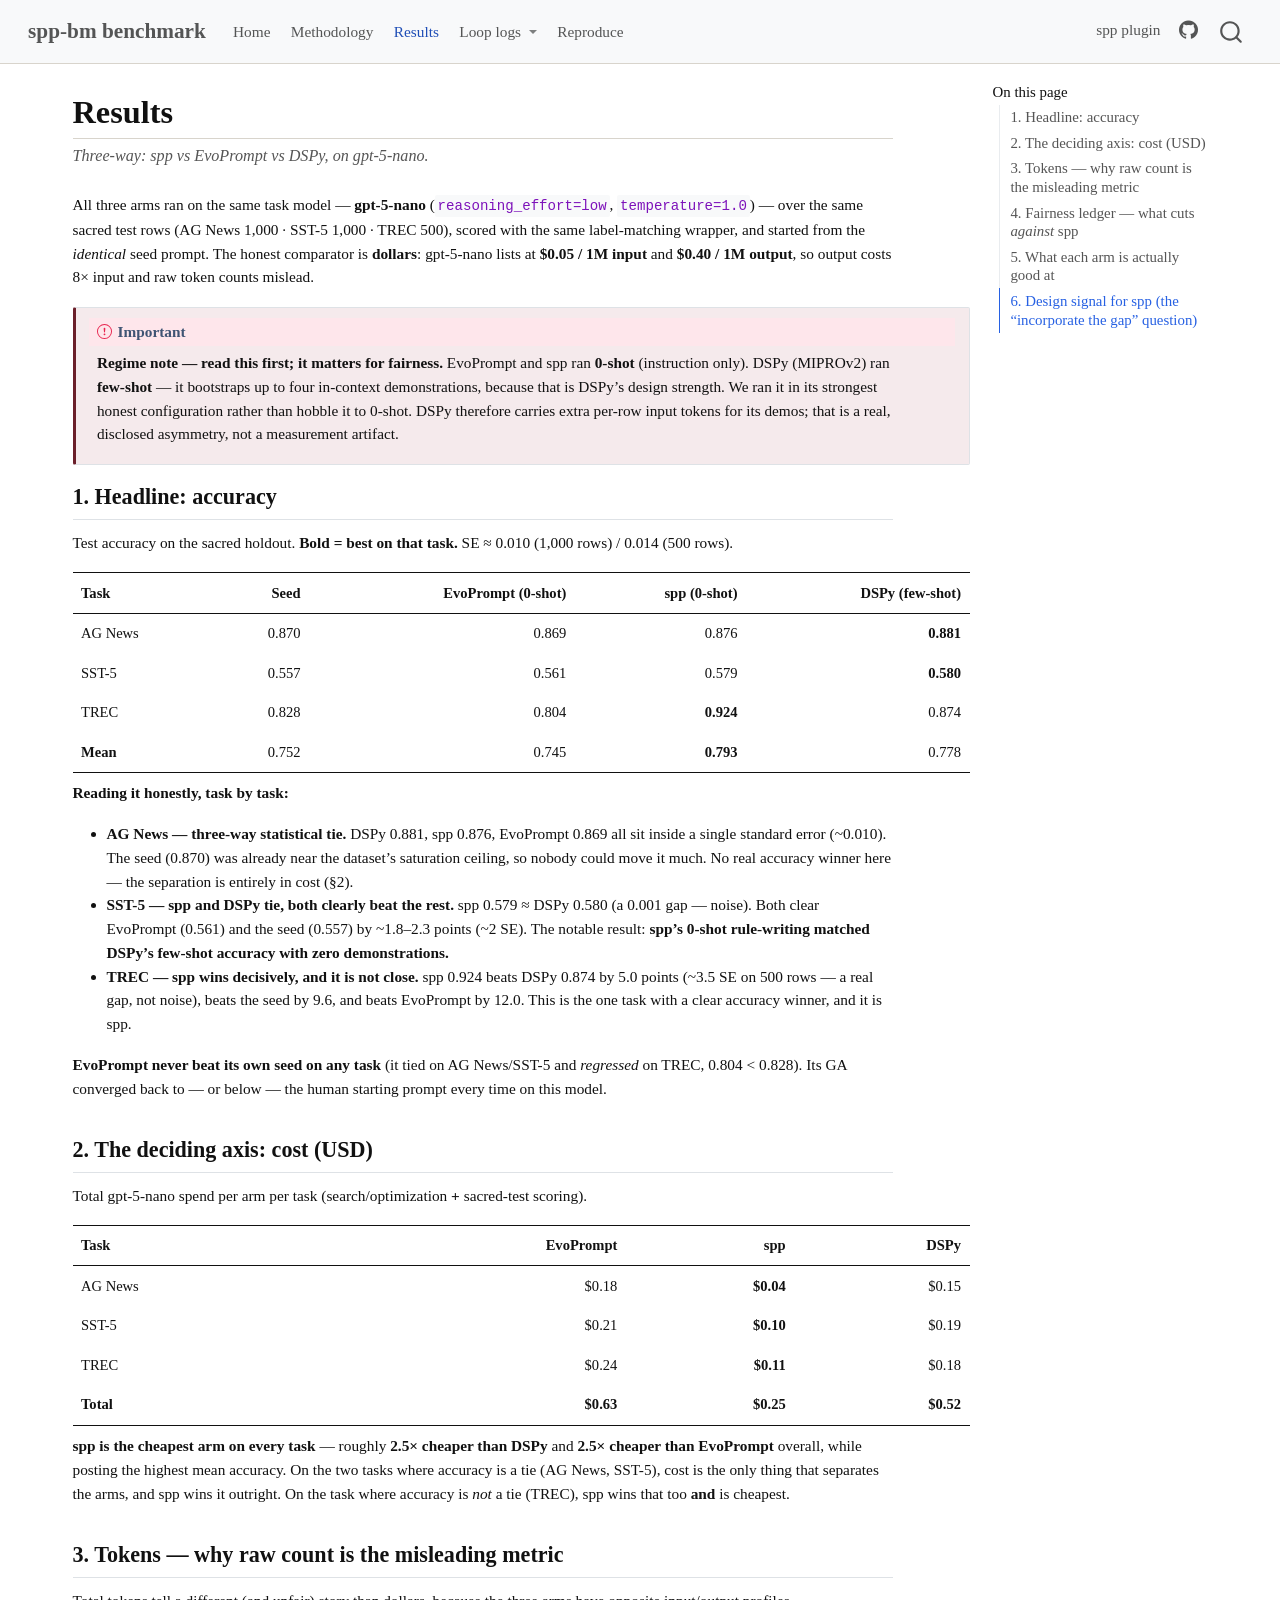
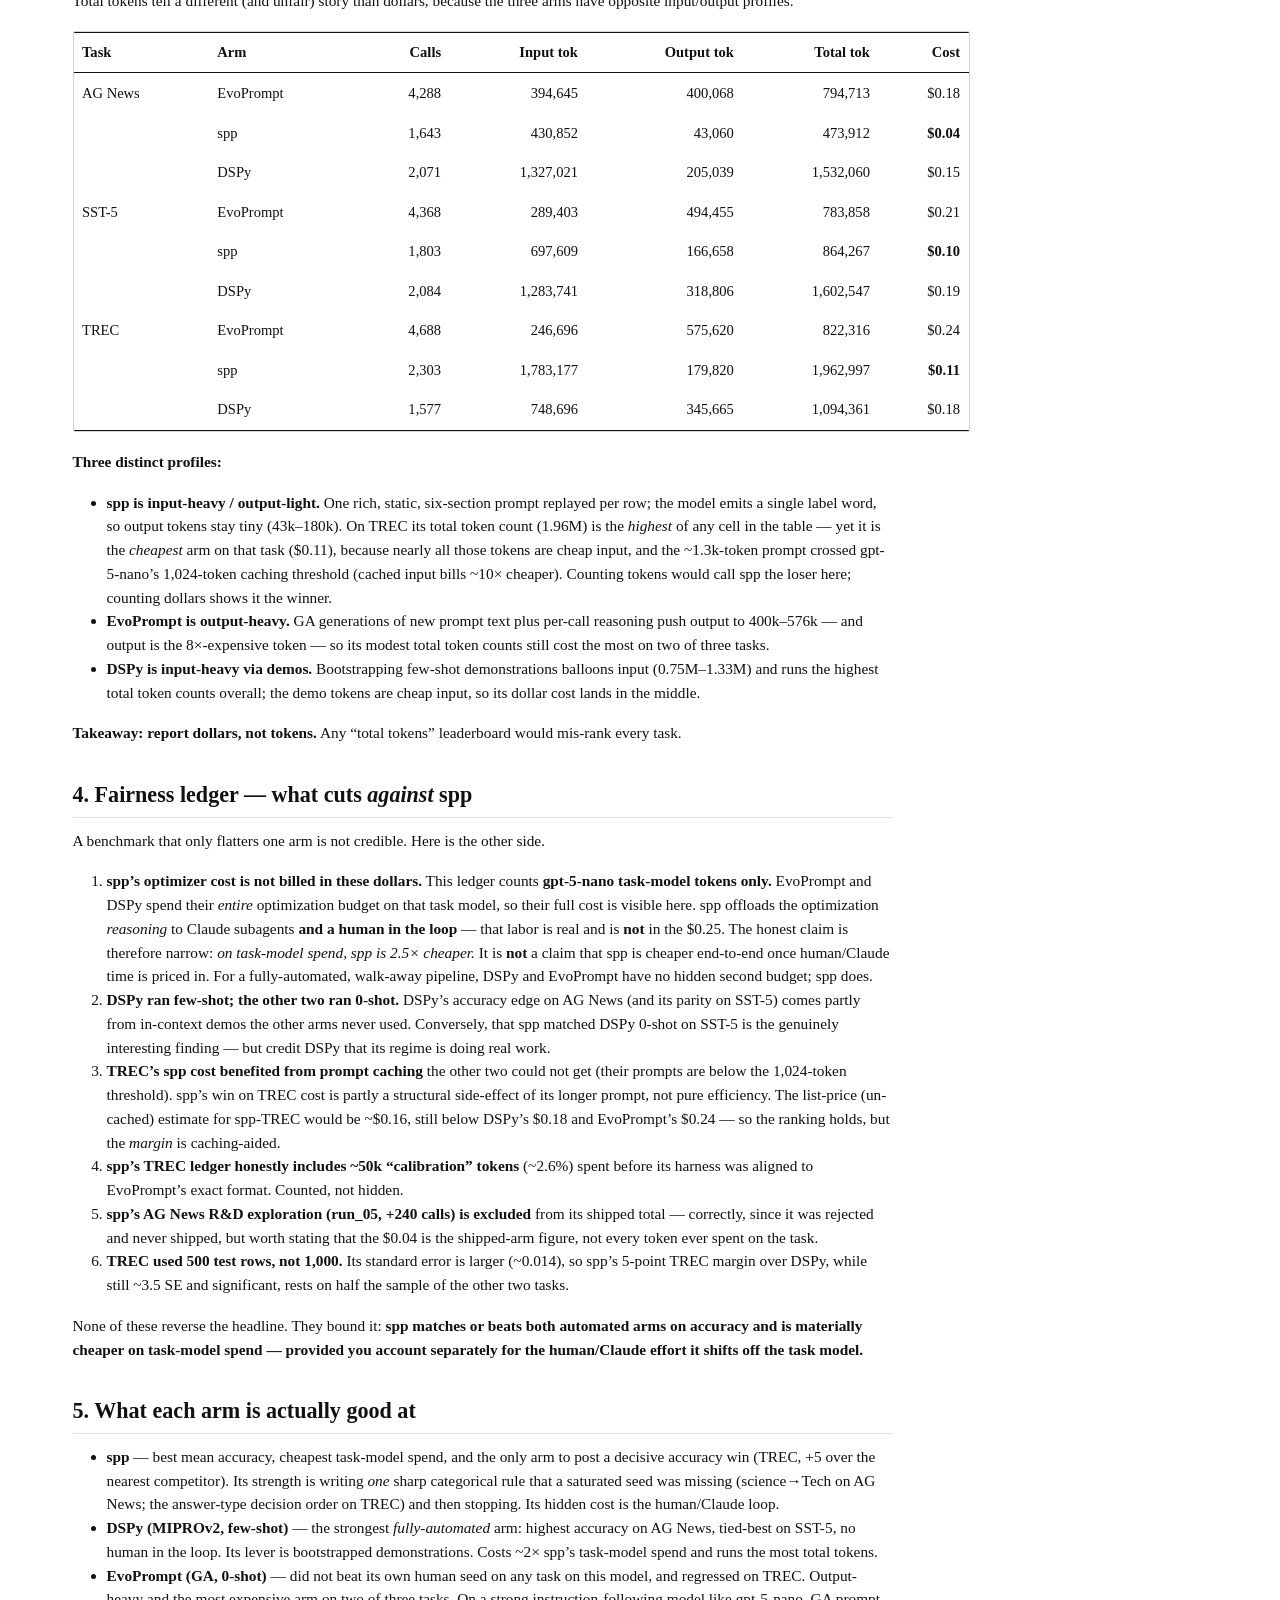
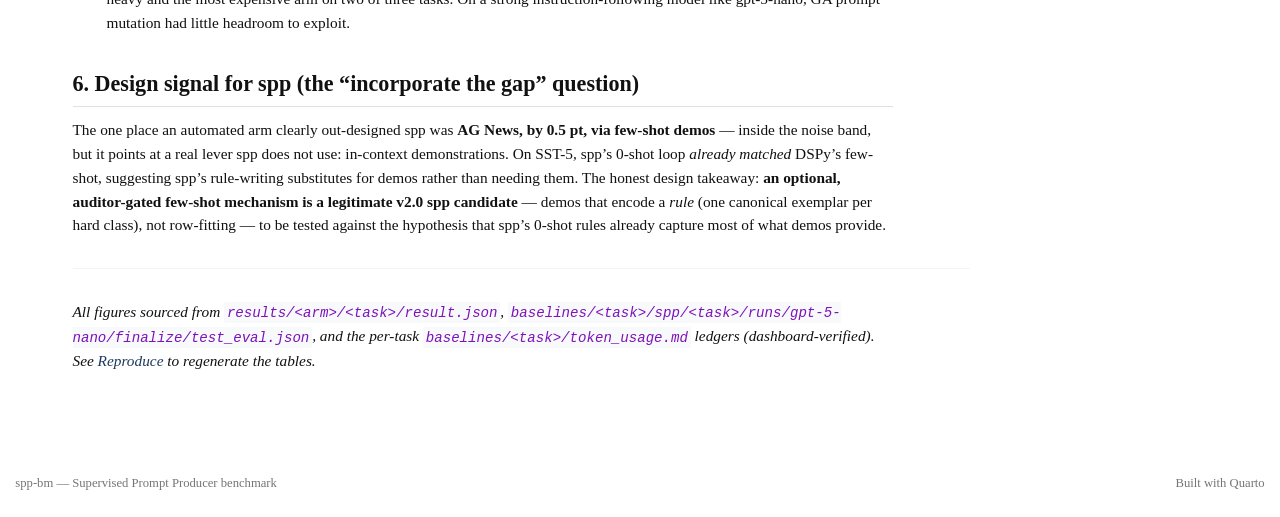
<file: results.html>
<!DOCTYPE html>
<html xmlns="http://www.w3.org/1999/xhtml" lang="en" xml:lang="en"><head>

<meta charset="utf-8">
<meta name="generator" content="quarto-1.7.33">

<meta name="viewport" content="width=device-width, initial-scale=1.0, user-scalable=yes">


<title>Results – spp-bm</title>
<style>
code{white-space: pre-wrap;}
span.smallcaps{font-variant: small-caps;}
div.columns{display: flex; gap: min(4vw, 1.5em);}
div.column{flex: auto; overflow-x: auto;}
div.hanging-indent{margin-left: 1.5em; text-indent: -1.5em;}
ul.task-list{list-style: none;}
ul.task-list li input[type="checkbox"] {
  width: 0.8em;
  margin: 0 0.8em 0.2em -1em; /* quarto-specific, see https://github.com/quarto-dev/quarto-cli/issues/4556 */ 
  vertical-align: middle;
}
</style>


<script src="site_libs/quarto-nav/quarto-nav.js"></script>
<script src="site_libs/quarto-nav/headroom.min.js"></script>
<script src="site_libs/clipboard/clipboard.min.js"></script>
<script src="site_libs/quarto-search/autocomplete.umd.js"></script>
<script src="site_libs/quarto-search/fuse.min.js"></script>
<script src="site_libs/quarto-search/quarto-search.js"></script>
<meta name="quarto:offset" content="./">
<script src="site_libs/quarto-html/quarto.js" type="module"></script>
<script src="site_libs/quarto-html/tabsets/tabsets.js" type="module"></script>
<script src="site_libs/quarto-html/popper.min.js"></script>
<script src="site_libs/quarto-html/tippy.umd.min.js"></script>
<script src="site_libs/quarto-html/anchor.min.js"></script>
<link href="site_libs/quarto-html/tippy.css" rel="stylesheet">
<link href="site_libs/quarto-html/quarto-syntax-highlighting-ea385d0e468b0dd5ea5bf0780b1290d9.css" rel="stylesheet" id="quarto-text-highlighting-styles">
<script src="site_libs/bootstrap/bootstrap.min.js"></script>
<link href="site_libs/bootstrap/bootstrap-icons.css" rel="stylesheet">
<link href="site_libs/bootstrap/bootstrap-503c690f214a5702fe5ff55d910bb992.min.css" rel="stylesheet" append-hash="true" id="quarto-bootstrap" data-mode="light">
<script id="quarto-search-options" type="application/json">{
  "location": "navbar",
  "copy-button": false,
  "collapse-after": 3,
  "panel-placement": "end",
  "type": "overlay",
  "limit": 50,
  "keyboard-shortcut": [
    "f",
    "/",
    "s"
  ],
  "show-item-context": false,
  "language": {
    "search-no-results-text": "No results",
    "search-matching-documents-text": "matching documents",
    "search-copy-link-title": "Copy link to search",
    "search-hide-matches-text": "Hide additional matches",
    "search-more-match-text": "more match in this document",
    "search-more-matches-text": "more matches in this document",
    "search-clear-button-title": "Clear",
    "search-text-placeholder": "",
    "search-detached-cancel-button-title": "Cancel",
    "search-submit-button-title": "Submit",
    "search-label": "Search"
  }
}</script>
<style>html{ scroll-behavior: smooth; }</style>


<link rel="stylesheet" href="styles/report.css">
</head>

<body class="nav-fixed quarto-light">

<div id="quarto-search-results"></div>
  <header id="quarto-header" class="headroom fixed-top">
    <nav class="navbar navbar-expand-lg " data-bs-theme="dark">
      <div class="navbar-container container-fluid">
      <div class="navbar-brand-container mx-auto">
    <a class="navbar-brand" href="./index.html">
    <span class="navbar-title">spp-bm benchmark</span>
    </a>
  </div>
            <div id="quarto-search" class="" title="Search"></div>
          <button class="navbar-toggler" type="button" data-bs-toggle="collapse" data-bs-target="#navbarCollapse" aria-controls="navbarCollapse" role="menu" aria-expanded="false" aria-label="Toggle navigation" onclick="if (window.quartoToggleHeadroom) { window.quartoToggleHeadroom(); }">
  <span class="navbar-toggler-icon"></span>
</button>
          <div class="collapse navbar-collapse" id="navbarCollapse">
            <ul class="navbar-nav navbar-nav-scroll me-auto">
  <li class="nav-item">
    <a class="nav-link" href="./index.html"> 
<span class="menu-text">Home</span></a>
  </li>  
  <li class="nav-item">
    <a class="nav-link" href="./methodology.html"> 
<span class="menu-text">Methodology</span></a>
  </li>  
  <li class="nav-item">
    <a class="nav-link active" href="./results.html" aria-current="page"> 
<span class="menu-text">Results</span></a>
  </li>  
  <li class="nav-item dropdown ">
    <a class="nav-link dropdown-toggle" href="#" id="nav-menu-loop-logs" role="link" data-bs-toggle="dropdown" aria-expanded="false">
 <span class="menu-text">Loop logs</span>
    </a>
    <ul class="dropdown-menu" aria-labelledby="nav-menu-loop-logs">    
        <li>
    <a class="dropdown-item" href="./loop-logs/index.html">
 <span class="dropdown-text">Overview</span></a>
  </li>  
        <li>
    <a class="dropdown-item" href="./loop-logs/ag_news.html">
 <span class="dropdown-text">AG News</span></a>
  </li>  
        <li>
    <a class="dropdown-item" href="./loop-logs/sst5.html">
 <span class="dropdown-text">SST-5</span></a>
  </li>  
        <li>
    <a class="dropdown-item" href="./loop-logs/trec.html">
 <span class="dropdown-text">TREC</span></a>
  </li>  
    </ul>
  </li>
  <li class="nav-item">
    <a class="nav-link" href="./reproduce.html"> 
<span class="menu-text">Reproduce</span></a>
  </li>  
</ul>
            <ul class="navbar-nav navbar-nav-scroll ms-auto">
  <li class="nav-item">
    <a class="nav-link" href="https://jaylbean.github.io/spp-site/"> 
<span class="menu-text">spp plugin</span></a>
  </li>  
  <li class="nav-item compact">
    <a class="nav-link" href="https://github.com/JayLBean/spp-benchmark"> <i class="bi bi-github" role="img" aria-label="GitHub repository">
</i> 
<span class="menu-text"></span></a>
  </li>  
</ul>
          </div> <!-- /navcollapse -->
            <div class="quarto-navbar-tools">
</div>
      </div> <!-- /container-fluid -->
    </nav>
</header>
<!-- content -->
<div id="quarto-content" class="quarto-container page-columns page-rows-contents page-layout-full page-navbar">
<!-- sidebar -->
<!-- margin-sidebar -->
    <div id="quarto-margin-sidebar" class="sidebar margin-sidebar">
        <nav id="TOC" role="doc-toc" class="toc-active">
    <h2 id="toc-title">On this page</h2>
   
  <ul>
  <li><a href="#headline-accuracy" id="toc-headline-accuracy" class="nav-link active" data-scroll-target="#headline-accuracy">1. Headline: accuracy</a></li>
  <li><a href="#the-deciding-axis-cost-usd" id="toc-the-deciding-axis-cost-usd" class="nav-link" data-scroll-target="#the-deciding-axis-cost-usd">2. The deciding axis: cost (USD)</a></li>
  <li><a href="#tokens-why-raw-count-is-the-misleading-metric" id="toc-tokens-why-raw-count-is-the-misleading-metric" class="nav-link" data-scroll-target="#tokens-why-raw-count-is-the-misleading-metric">3. Tokens — why raw count is the misleading metric</a></li>
  <li><a href="#fairness-ledger-what-cuts-against-spp" id="toc-fairness-ledger-what-cuts-against-spp" class="nav-link" data-scroll-target="#fairness-ledger-what-cuts-against-spp">4. Fairness ledger — what cuts <em>against</em> spp</a></li>
  <li><a href="#what-each-arm-is-actually-good-at" id="toc-what-each-arm-is-actually-good-at" class="nav-link" data-scroll-target="#what-each-arm-is-actually-good-at">5. What each arm is actually good at</a></li>
  <li><a href="#design-signal-for-spp-the-incorporate-the-gap-question" id="toc-design-signal-for-spp-the-incorporate-the-gap-question" class="nav-link" data-scroll-target="#design-signal-for-spp-the-incorporate-the-gap-question">6. Design signal for spp (the “incorporate the gap” question)</a></li>
  </ul>
</nav>
    </div>
<!-- main -->
<main class="content column-page-left" id="quarto-document-content">

<header id="title-block-header" class="quarto-title-block default">
<div class="quarto-title">
<h1 class="title">Results</h1>
<p class="subtitle lead">Three-way: spp vs EvoPrompt vs DSPy, on gpt-5-nano.</p>
</div>



<div class="quarto-title-meta column-page-left">

    
  
    
  </div>
  


</header>


<p>All three arms ran on the same task model — <strong>gpt-5-nano</strong> (<code>reasoning_effort=low</code>, <code>temperature=1.0</code>) — over the same sacred test rows (AG News 1,000 · SST-5 1,000 · TREC 500), scored with the same label-matching wrapper, and started from the <em>identical</em> seed prompt. The honest comparator is <strong>dollars</strong>: gpt-5-nano lists at <strong>$0.05 / 1M input</strong> and <strong>$0.40 / 1M output</strong>, so output costs 8× input and raw token counts mislead.</p>
<div class="callout callout-style-default callout-important callout-titled">
<div class="callout-header d-flex align-content-center">
<div class="callout-icon-container">
<i class="callout-icon"></i>
</div>
<div class="callout-title-container flex-fill">
Important
</div>
</div>
<div class="callout-body-container callout-body">
<p><strong>Regime note — read this first; it matters for fairness.</strong> EvoPrompt and spp ran <strong>0-shot</strong> (instruction only). DSPy (MIPROv2) ran <strong>few-shot</strong> — it bootstraps up to four in-context demonstrations, because that is DSPy’s design strength. We ran it in its strongest honest configuration rather than hobble it to 0-shot. DSPy therefore carries extra per-row input tokens for its demos; that is a real, disclosed asymmetry, not a measurement artifact.</p>
</div>
</div>
<section id="headline-accuracy" class="level2">
<h2 class="anchored" data-anchor-id="headline-accuracy">1. Headline: accuracy</h2>
<p>Test accuracy on the sacred holdout. <strong>Bold = best on that task.</strong> SE ≈ 0.010 (1,000 rows) / 0.014 (500 rows).</p>
<table class="caption-top table">
<thead>
<tr class="header">
<th>Task</th>
<th style="text-align: right;">Seed</th>
<th style="text-align: right;">EvoPrompt (0-shot)</th>
<th style="text-align: right;">spp (0-shot)</th>
<th style="text-align: right;">DSPy (few-shot)</th>
</tr>
</thead>
<tbody>
<tr class="odd">
<td>AG News</td>
<td style="text-align: right;">0.870</td>
<td style="text-align: right;">0.869</td>
<td style="text-align: right;">0.876</td>
<td style="text-align: right;"><strong>0.881</strong></td>
</tr>
<tr class="even">
<td>SST-5</td>
<td style="text-align: right;">0.557</td>
<td style="text-align: right;">0.561</td>
<td style="text-align: right;">0.579</td>
<td style="text-align: right;"><strong>0.580</strong></td>
</tr>
<tr class="odd">
<td>TREC</td>
<td style="text-align: right;">0.828</td>
<td style="text-align: right;">0.804</td>
<td style="text-align: right;"><strong>0.924</strong></td>
<td style="text-align: right;">0.874</td>
</tr>
<tr class="even">
<td><strong>Mean</strong></td>
<td style="text-align: right;">0.752</td>
<td style="text-align: right;">0.745</td>
<td style="text-align: right;"><strong>0.793</strong></td>
<td style="text-align: right;">0.778</td>
</tr>
</tbody>
</table>
<p><strong>Reading it honestly, task by task:</strong></p>
<ul>
<li><strong>AG News — three-way statistical tie.</strong> DSPy 0.881, spp 0.876, EvoPrompt 0.869 all sit inside a single standard error (~0.010). The seed (0.870) was already near the dataset’s saturation ceiling, so nobody could move it much. No real accuracy winner here — the separation is entirely in cost (§2).</li>
<li><strong>SST-5 — spp and DSPy tie, both clearly beat the rest.</strong> spp 0.579 ≈ DSPy 0.580 (a 0.001 gap — noise). Both clear EvoPrompt (0.561) and the seed (0.557) by ~1.8–2.3 points (~2 SE). The notable result: <strong>spp’s 0-shot rule-writing matched DSPy’s few-shot accuracy with zero demonstrations.</strong></li>
<li><strong>TREC — spp wins decisively, and it is not close.</strong> spp 0.924 beats DSPy 0.874 by 5.0 points (~3.5 SE on 500 rows — a real gap, not noise), beats the seed by 9.6, and beats EvoPrompt by 12.0. This is the one task with a clear accuracy winner, and it is spp.</li>
</ul>
<p><strong>EvoPrompt never beat its own seed on any task</strong> (it tied on AG News/SST-5 and <em>regressed</em> on TREC, 0.804 &lt; 0.828). Its GA converged back to — or below — the human starting prompt every time on this model.</p>
</section>
<section id="the-deciding-axis-cost-usd" class="level2">
<h2 class="anchored" data-anchor-id="the-deciding-axis-cost-usd">2. The deciding axis: cost (USD)</h2>
<p>Total gpt-5-nano spend per arm per task (search/optimization <strong>+</strong> sacred-test scoring).</p>
<table class="caption-top table">
<thead>
<tr class="header">
<th>Task</th>
<th style="text-align: right;">EvoPrompt</th>
<th style="text-align: right;">spp</th>
<th style="text-align: right;">DSPy</th>
</tr>
</thead>
<tbody>
<tr class="odd">
<td>AG News</td>
<td style="text-align: right;">$0.18</td>
<td style="text-align: right;"><strong>$0.04</strong></td>
<td style="text-align: right;">$0.15</td>
</tr>
<tr class="even">
<td>SST-5</td>
<td style="text-align: right;">$0.21</td>
<td style="text-align: right;"><strong>$0.10</strong></td>
<td style="text-align: right;">$0.19</td>
</tr>
<tr class="odd">
<td>TREC</td>
<td style="text-align: right;">$0.24</td>
<td style="text-align: right;"><strong>$0.11</strong></td>
<td style="text-align: right;">$0.18</td>
</tr>
<tr class="even">
<td><strong>Total</strong></td>
<td style="text-align: right;"><strong>$0.63</strong></td>
<td style="text-align: right;"><strong>$0.25</strong></td>
<td style="text-align: right;"><strong>$0.52</strong></td>
</tr>
</tbody>
</table>
<p><strong>spp is the cheapest arm on every task</strong> — roughly <strong>2.5× cheaper than DSPy</strong> and <strong>2.5× cheaper than EvoPrompt</strong> overall, while posting the highest mean accuracy. On the two tasks where accuracy is a tie (AG News, SST-5), cost is the only thing that separates the arms, and spp wins it outright. On the task where accuracy is <em>not</em> a tie (TREC), spp wins that too <strong>and</strong> is cheapest.</p>
</section>
<section id="tokens-why-raw-count-is-the-misleading-metric" class="level2">
<h2 class="anchored" data-anchor-id="tokens-why-raw-count-is-the-misleading-metric">3. Tokens — why raw count is the misleading metric</h2>
<p>Total tokens tell a different (and unfair) story than dollars, because the three arms have opposite input/output profiles.</p>
<div class="table-scroll">
<table class="caption-top table">
<thead>
<tr class="header">
<th>Task</th>
<th>Arm</th>
<th style="text-align: right;">Calls</th>
<th style="text-align: right;">Input tok</th>
<th style="text-align: right;">Output tok</th>
<th style="text-align: right;">Total tok</th>
<th style="text-align: right;">Cost</th>
</tr>
</thead>
<tbody>
<tr class="odd">
<td>AG News</td>
<td>EvoPrompt</td>
<td style="text-align: right;">4,288</td>
<td style="text-align: right;">394,645</td>
<td style="text-align: right;">400,068</td>
<td style="text-align: right;">794,713</td>
<td style="text-align: right;">$0.18</td>
</tr>
<tr class="even">
<td></td>
<td>spp</td>
<td style="text-align: right;">1,643</td>
<td style="text-align: right;">430,852</td>
<td style="text-align: right;">43,060</td>
<td style="text-align: right;">473,912</td>
<td style="text-align: right;"><strong>$0.04</strong></td>
</tr>
<tr class="odd">
<td></td>
<td>DSPy</td>
<td style="text-align: right;">2,071</td>
<td style="text-align: right;">1,327,021</td>
<td style="text-align: right;">205,039</td>
<td style="text-align: right;">1,532,060</td>
<td style="text-align: right;">$0.15</td>
</tr>
<tr class="even">
<td>SST-5</td>
<td>EvoPrompt</td>
<td style="text-align: right;">4,368</td>
<td style="text-align: right;">289,403</td>
<td style="text-align: right;">494,455</td>
<td style="text-align: right;">783,858</td>
<td style="text-align: right;">$0.21</td>
</tr>
<tr class="odd">
<td></td>
<td>spp</td>
<td style="text-align: right;">1,803</td>
<td style="text-align: right;">697,609</td>
<td style="text-align: right;">166,658</td>
<td style="text-align: right;">864,267</td>
<td style="text-align: right;"><strong>$0.10</strong></td>
</tr>
<tr class="even">
<td></td>
<td>DSPy</td>
<td style="text-align: right;">2,084</td>
<td style="text-align: right;">1,283,741</td>
<td style="text-align: right;">318,806</td>
<td style="text-align: right;">1,602,547</td>
<td style="text-align: right;">$0.19</td>
</tr>
<tr class="odd">
<td>TREC</td>
<td>EvoPrompt</td>
<td style="text-align: right;">4,688</td>
<td style="text-align: right;">246,696</td>
<td style="text-align: right;">575,620</td>
<td style="text-align: right;">822,316</td>
<td style="text-align: right;">$0.24</td>
</tr>
<tr class="even">
<td></td>
<td>spp</td>
<td style="text-align: right;">2,303</td>
<td style="text-align: right;">1,783,177</td>
<td style="text-align: right;">179,820</td>
<td style="text-align: right;">1,962,997</td>
<td style="text-align: right;"><strong>$0.11</strong></td>
</tr>
<tr class="odd">
<td></td>
<td>DSPy</td>
<td style="text-align: right;">1,577</td>
<td style="text-align: right;">748,696</td>
<td style="text-align: right;">345,665</td>
<td style="text-align: right;">1,094,361</td>
<td style="text-align: right;">$0.18</td>
</tr>
</tbody>
</table>
</div>
<p><strong>Three distinct profiles:</strong></p>
<ul>
<li><strong>spp is input-heavy / output-light.</strong> One rich, static, six-section prompt replayed per row; the model emits a single label word, so output tokens stay tiny (43k–180k). On TREC its total token count (1.96M) is the <em>highest</em> of any cell in the table — yet it is the <em>cheapest</em> arm on that task ($0.11), because nearly all those tokens are cheap input, and the ~1.3k-token prompt crossed gpt-5-nano’s 1,024-token caching threshold (cached input bills ~10× cheaper). Counting tokens would call spp the loser here; counting dollars shows it the winner.</li>
<li><strong>EvoPrompt is output-heavy.</strong> GA generations of new prompt text plus per-call reasoning push output to 400k–576k — and output is the 8×-expensive token — so its modest total token counts still cost the most on two of three tasks.</li>
<li><strong>DSPy is input-heavy via demos.</strong> Bootstrapping few-shot demonstrations balloons input (0.75M–1.33M) and runs the highest total token counts overall; the demo tokens are cheap input, so its dollar cost lands in the middle.</li>
</ul>
<p><strong>Takeaway: report dollars, not tokens.</strong> Any “total tokens” leaderboard would mis-rank every task.</p>
</section>
<section id="fairness-ledger-what-cuts-against-spp" class="level2">
<h2 class="anchored" data-anchor-id="fairness-ledger-what-cuts-against-spp">4. Fairness ledger — what cuts <em>against</em> spp</h2>
<p>A benchmark that only flatters one arm is not credible. Here is the other side.</p>
<ol type="1">
<li><strong>spp’s optimizer cost is not billed in these dollars.</strong> This ledger counts <strong>gpt-5-nano task-model tokens only.</strong> EvoPrompt and DSPy spend their <em>entire</em> optimization budget on that task model, so their full cost is visible here. spp offloads the optimization <em>reasoning</em> to Claude subagents <strong>and a human in the loop</strong> — that labor is real and is <strong>not</strong> in the $0.25. The honest claim is therefore narrow: <em>on task-model spend, spp is 2.5× cheaper.</em> It is <strong>not</strong> a claim that spp is cheaper end-to-end once human/Claude time is priced in. For a fully-automated, walk-away pipeline, DSPy and EvoPrompt have no hidden second budget; spp does.</li>
<li><strong>DSPy ran few-shot; the other two ran 0-shot.</strong> DSPy’s accuracy edge on AG News (and its parity on SST-5) comes partly from in-context demos the other arms never used. Conversely, that spp matched DSPy 0-shot on SST-5 is the genuinely interesting finding — but credit DSPy that its regime is doing real work.</li>
<li><strong>TREC’s spp cost benefited from prompt caching</strong> the other two could not get (their prompts are below the 1,024-token threshold). spp’s win on TREC cost is partly a structural side-effect of its longer prompt, not pure efficiency. The list-price (un-cached) estimate for spp-TREC would be ~$0.16, still below DSPy’s $0.18 and EvoPrompt’s $0.24 — so the ranking holds, but the <em>margin</em> is caching-aided.</li>
<li><strong>spp’s TREC ledger honestly includes ~50k “calibration” tokens</strong> (~2.6%) spent before its harness was aligned to EvoPrompt’s exact format. Counted, not hidden.</li>
<li><strong>spp’s AG News R&amp;D exploration (run_05, +240 calls) is excluded</strong> from its shipped total — correctly, since it was rejected and never shipped, but worth stating that the $0.04 is the shipped-arm figure, not every token ever spent on the task.</li>
<li><strong>TREC used 500 test rows, not 1,000.</strong> Its standard error is larger (~0.014), so spp’s 5-point TREC margin over DSPy, while still ~3.5 SE and significant, rests on half the sample of the other two tasks.</li>
</ol>
<p>None of these reverse the headline. They bound it: <strong>spp matches or beats both automated arms on accuracy and is materially cheaper on task-model spend — provided you account separately for the human/Claude effort it shifts off the task model.</strong></p>
</section>
<section id="what-each-arm-is-actually-good-at" class="level2">
<h2 class="anchored" data-anchor-id="what-each-arm-is-actually-good-at">5. What each arm is actually good at</h2>
<ul>
<li><strong>spp</strong> — best mean accuracy, cheapest task-model spend, and the only arm to post a decisive accuracy win (TREC, +5 over the nearest competitor). Its strength is writing <em>one</em> sharp categorical rule that a saturated seed was missing (science→Tech on AG News; the answer-type decision order on TREC) and then stopping. Its hidden cost is the human/Claude loop.</li>
<li><strong>DSPy (MIPROv2, few-shot)</strong> — the strongest <em>fully-automated</em> arm: highest accuracy on AG News, tied-best on SST-5, no human in the loop. Its lever is bootstrapped demonstrations. Costs ~2× spp’s task-model spend and runs the most total tokens.</li>
<li><strong>EvoPrompt (GA, 0-shot)</strong> — did not beat its own human seed on any task on this model, and regressed on TREC. Output-heavy and the most expensive arm on two of three tasks. On a strong instruction-following model like gpt-5-nano, GA prompt mutation had little headroom to exploit.</li>
</ul>
</section>
<section id="design-signal-for-spp-the-incorporate-the-gap-question" class="level2">
<h2 class="anchored" data-anchor-id="design-signal-for-spp-the-incorporate-the-gap-question">6. Design signal for spp (the “incorporate the gap” question)</h2>
<p>The one place an automated arm clearly out-designed spp was <strong>AG News, by 0.5 pt, via few-shot demos</strong> — inside the noise band, but it points at a real lever spp does not use: in-context demonstrations. On SST-5, spp’s 0-shot loop <em>already matched</em> DSPy’s few-shot, suggesting spp’s rule-writing substitutes for demos rather than needing them. The honest design takeaway: <strong>an optional, auditor-gated few-shot mechanism is a legitimate v2.0 spp candidate</strong> — demos that encode a <em>rule</em> (one canonical exemplar per hard class), not row-fitting — to be tested against the hypothesis that spp’s 0-shot rules already capture most of what demos provide.</p>
<hr>
<p><em>All figures sourced from <code>results/&lt;arm&gt;/&lt;task&gt;/result.json</code>, <code>baselines/&lt;task&gt;/spp/&lt;task&gt;/runs/gpt-5-nano/finalize/test_eval.json</code>, and the per-task <code>baselines/&lt;task&gt;/token_usage.md</code> ledgers (dashboard-verified). See <a href="./reproduce.html">Reproduce</a> to regenerate the tables.</em></p>


</section>

</main> <!-- /main -->
<script id="quarto-html-after-body" type="application/javascript">
  window.document.addEventListener("DOMContentLoaded", function (event) {
    const icon = "";
    const anchorJS = new window.AnchorJS();
    anchorJS.options = {
      placement: 'right',
      icon: icon
    };
    anchorJS.add('.anchored');
    const isCodeAnnotation = (el) => {
      for (const clz of el.classList) {
        if (clz.startsWith('code-annotation-')) {                     
          return true;
        }
      }
      return false;
    }
    const onCopySuccess = function(e) {
      // button target
      const button = e.trigger;
      // don't keep focus
      button.blur();
      // flash "checked"
      button.classList.add('code-copy-button-checked');
      var currentTitle = button.getAttribute("title");
      button.setAttribute("title", "Copied!");
      let tooltip;
      if (window.bootstrap) {
        button.setAttribute("data-bs-toggle", "tooltip");
        button.setAttribute("data-bs-placement", "left");
        button.setAttribute("data-bs-title", "Copied!");
        tooltip = new bootstrap.Tooltip(button, 
          { trigger: "manual", 
            customClass: "code-copy-button-tooltip",
            offset: [0, -8]});
        tooltip.show();    
      }
      setTimeout(function() {
        if (tooltip) {
          tooltip.hide();
          button.removeAttribute("data-bs-title");
          button.removeAttribute("data-bs-toggle");
          button.removeAttribute("data-bs-placement");
        }
        button.setAttribute("title", currentTitle);
        button.classList.remove('code-copy-button-checked');
      }, 1000);
      // clear code selection
      e.clearSelection();
    }
    const getTextToCopy = function(trigger) {
        const codeEl = trigger.previousElementSibling.cloneNode(true);
        for (const childEl of codeEl.children) {
          if (isCodeAnnotation(childEl)) {
            childEl.remove();
          }
        }
        return codeEl.innerText;
    }
    const clipboard = new window.ClipboardJS('.code-copy-button:not([data-in-quarto-modal])', {
      text: getTextToCopy
    });
    clipboard.on('success', onCopySuccess);
    if (window.document.getElementById('quarto-embedded-source-code-modal')) {
      const clipboardModal = new window.ClipboardJS('.code-copy-button[data-in-quarto-modal]', {
        text: getTextToCopy,
        container: window.document.getElementById('quarto-embedded-source-code-modal')
      });
      clipboardModal.on('success', onCopySuccess);
    }
      var localhostRegex = new RegExp(/^(?:http|https):\/\/localhost\:?[0-9]*\//);
      var mailtoRegex = new RegExp(/^mailto:/);
        var filterRegex = new RegExp("https:\/\/jaylbean\.github\.io\/spp-benchmark\/");
      var isInternal = (href) => {
          return filterRegex.test(href) || localhostRegex.test(href) || mailtoRegex.test(href);
      }
      // Inspect non-navigation links and adorn them if external
     var links = window.document.querySelectorAll('a[href]:not(.nav-link):not(.navbar-brand):not(.toc-action):not(.sidebar-link):not(.sidebar-item-toggle):not(.pagination-link):not(.no-external):not([aria-hidden]):not(.dropdown-item):not(.quarto-navigation-tool):not(.about-link)');
      for (var i=0; i<links.length; i++) {
        const link = links[i];
        if (!isInternal(link.href)) {
          // undo the damage that might have been done by quarto-nav.js in the case of
          // links that we want to consider external
          if (link.dataset.originalHref !== undefined) {
            link.href = link.dataset.originalHref;
          }
            // target, if specified
            link.setAttribute("target", "_blank");
            if (link.getAttribute("rel") === null) {
              link.setAttribute("rel", "noopener");
            }
        }
      }
    function tippyHover(el, contentFn, onTriggerFn, onUntriggerFn) {
      const config = {
        allowHTML: true,
        maxWidth: 500,
        delay: 100,
        arrow: false,
        appendTo: function(el) {
            return el.parentElement;
        },
        interactive: true,
        interactiveBorder: 10,
        theme: 'quarto',
        placement: 'bottom-start',
      };
      if (contentFn) {
        config.content = contentFn;
      }
      if (onTriggerFn) {
        config.onTrigger = onTriggerFn;
      }
      if (onUntriggerFn) {
        config.onUntrigger = onUntriggerFn;
      }
      window.tippy(el, config); 
    }
    const noterefs = window.document.querySelectorAll('a[role="doc-noteref"]');
    for (var i=0; i<noterefs.length; i++) {
      const ref = noterefs[i];
      tippyHover(ref, function() {
        // use id or data attribute instead here
        let href = ref.getAttribute('data-footnote-href') || ref.getAttribute('href');
        try { href = new URL(href).hash; } catch {}
        const id = href.replace(/^#\/?/, "");
        const note = window.document.getElementById(id);
        if (note) {
          return note.innerHTML;
        } else {
          return "";
        }
      });
    }
    const xrefs = window.document.querySelectorAll('a.quarto-xref');
    const processXRef = (id, note) => {
      // Strip column container classes
      const stripColumnClz = (el) => {
        el.classList.remove("page-full", "page-columns");
        if (el.children) {
          for (const child of el.children) {
            stripColumnClz(child);
          }
        }
      }
      stripColumnClz(note)
      if (id === null || id.startsWith('sec-')) {
        // Special case sections, only their first couple elements
        const container = document.createElement("div");
        if (note.children && note.children.length > 2) {
          container.appendChild(note.children[0].cloneNode(true));
          for (let i = 1; i < note.children.length; i++) {
            const child = note.children[i];
            if (child.tagName === "P" && child.innerText === "") {
              continue;
            } else {
              container.appendChild(child.cloneNode(true));
              break;
            }
          }
          if (window.Quarto?.typesetMath) {
            window.Quarto.typesetMath(container);
          }
          return container.innerHTML
        } else {
          if (window.Quarto?.typesetMath) {
            window.Quarto.typesetMath(note);
          }
          return note.innerHTML;
        }
      } else {
        // Remove any anchor links if they are present
        const anchorLink = note.querySelector('a.anchorjs-link');
        if (anchorLink) {
          anchorLink.remove();
        }
        if (window.Quarto?.typesetMath) {
          window.Quarto.typesetMath(note);
        }
        if (note.classList.contains("callout")) {
          return note.outerHTML;
        } else {
          return note.innerHTML;
        }
      }
    }
    for (var i=0; i<xrefs.length; i++) {
      const xref = xrefs[i];
      tippyHover(xref, undefined, function(instance) {
        instance.disable();
        let url = xref.getAttribute('href');
        let hash = undefined; 
        if (url.startsWith('#')) {
          hash = url;
        } else {
          try { hash = new URL(url).hash; } catch {}
        }
        if (hash) {
          const id = hash.replace(/^#\/?/, "");
          const note = window.document.getElementById(id);
          if (note !== null) {
            try {
              const html = processXRef(id, note.cloneNode(true));
              instance.setContent(html);
            } finally {
              instance.enable();
              instance.show();
            }
          } else {
            // See if we can fetch this
            fetch(url.split('#')[0])
            .then(res => res.text())
            .then(html => {
              const parser = new DOMParser();
              const htmlDoc = parser.parseFromString(html, "text/html");
              const note = htmlDoc.getElementById(id);
              if (note !== null) {
                const html = processXRef(id, note);
                instance.setContent(html);
              } 
            }).finally(() => {
              instance.enable();
              instance.show();
            });
          }
        } else {
          // See if we can fetch a full url (with no hash to target)
          // This is a special case and we should probably do some content thinning / targeting
          fetch(url)
          .then(res => res.text())
          .then(html => {
            const parser = new DOMParser();
            const htmlDoc = parser.parseFromString(html, "text/html");
            const note = htmlDoc.querySelector('main.content');
            if (note !== null) {
              // This should only happen for chapter cross references
              // (since there is no id in the URL)
              // remove the first header
              if (note.children.length > 0 && note.children[0].tagName === "HEADER") {
                note.children[0].remove();
              }
              const html = processXRef(null, note);
              instance.setContent(html);
            } 
          }).finally(() => {
            instance.enable();
            instance.show();
          });
        }
      }, function(instance) {
      });
    }
        let selectedAnnoteEl;
        const selectorForAnnotation = ( cell, annotation) => {
          let cellAttr = 'data-code-cell="' + cell + '"';
          let lineAttr = 'data-code-annotation="' +  annotation + '"';
          const selector = 'span[' + cellAttr + '][' + lineAttr + ']';
          return selector;
        }
        const selectCodeLines = (annoteEl) => {
          const doc = window.document;
          const targetCell = annoteEl.getAttribute("data-target-cell");
          const targetAnnotation = annoteEl.getAttribute("data-target-annotation");
          const annoteSpan = window.document.querySelector(selectorForAnnotation(targetCell, targetAnnotation));
          const lines = annoteSpan.getAttribute("data-code-lines").split(",");
          const lineIds = lines.map((line) => {
            return targetCell + "-" + line;
          })
          let top = null;
          let height = null;
          let parent = null;
          if (lineIds.length > 0) {
              //compute the position of the single el (top and bottom and make a div)
              const el = window.document.getElementById(lineIds[0]);
              top = el.offsetTop;
              height = el.offsetHeight;
              parent = el.parentElement.parentElement;
            if (lineIds.length > 1) {
              const lastEl = window.document.getElementById(lineIds[lineIds.length - 1]);
              const bottom = lastEl.offsetTop + lastEl.offsetHeight;
              height = bottom - top;
            }
            if (top !== null && height !== null && parent !== null) {
              // cook up a div (if necessary) and position it 
              let div = window.document.getElementById("code-annotation-line-highlight");
              if (div === null) {
                div = window.document.createElement("div");
                div.setAttribute("id", "code-annotation-line-highlight");
                div.style.position = 'absolute';
                parent.appendChild(div);
              }
              div.style.top = top - 2 + "px";
              div.style.height = height + 4 + "px";
              div.style.left = 0;
              let gutterDiv = window.document.getElementById("code-annotation-line-highlight-gutter");
              if (gutterDiv === null) {
                gutterDiv = window.document.createElement("div");
                gutterDiv.setAttribute("id", "code-annotation-line-highlight-gutter");
                gutterDiv.style.position = 'absolute';
                const codeCell = window.document.getElementById(targetCell);
                const gutter = codeCell.querySelector('.code-annotation-gutter');
                gutter.appendChild(gutterDiv);
              }
              gutterDiv.style.top = top - 2 + "px";
              gutterDiv.style.height = height + 4 + "px";
            }
            selectedAnnoteEl = annoteEl;
          }
        };
        const unselectCodeLines = () => {
          const elementsIds = ["code-annotation-line-highlight", "code-annotation-line-highlight-gutter"];
          elementsIds.forEach((elId) => {
            const div = window.document.getElementById(elId);
            if (div) {
              div.remove();
            }
          });
          selectedAnnoteEl = undefined;
        };
          // Handle positioning of the toggle
      window.addEventListener(
        "resize",
        throttle(() => {
          elRect = undefined;
          if (selectedAnnoteEl) {
            selectCodeLines(selectedAnnoteEl);
          }
        }, 10)
      );
      function throttle(fn, ms) {
      let throttle = false;
      let timer;
        return (...args) => {
          if(!throttle) { // first call gets through
              fn.apply(this, args);
              throttle = true;
          } else { // all the others get throttled
              if(timer) clearTimeout(timer); // cancel #2
              timer = setTimeout(() => {
                fn.apply(this, args);
                timer = throttle = false;
              }, ms);
          }
        };
      }
        // Attach click handler to the DT
        const annoteDls = window.document.querySelectorAll('dt[data-target-cell]');
        for (const annoteDlNode of annoteDls) {
          annoteDlNode.addEventListener('click', (event) => {
            const clickedEl = event.target;
            if (clickedEl !== selectedAnnoteEl) {
              unselectCodeLines();
              const activeEl = window.document.querySelector('dt[data-target-cell].code-annotation-active');
              if (activeEl) {
                activeEl.classList.remove('code-annotation-active');
              }
              selectCodeLines(clickedEl);
              clickedEl.classList.add('code-annotation-active');
            } else {
              // Unselect the line
              unselectCodeLines();
              clickedEl.classList.remove('code-annotation-active');
            }
          });
        }
    const findCites = (el) => {
      const parentEl = el.parentElement;
      if (parentEl) {
        const cites = parentEl.dataset.cites;
        if (cites) {
          return {
            el,
            cites: cites.split(' ')
          };
        } else {
          return findCites(el.parentElement)
        }
      } else {
        return undefined;
      }
    };
    var bibliorefs = window.document.querySelectorAll('a[role="doc-biblioref"]');
    for (var i=0; i<bibliorefs.length; i++) {
      const ref = bibliorefs[i];
      const citeInfo = findCites(ref);
      if (citeInfo) {
        tippyHover(citeInfo.el, function() {
          var popup = window.document.createElement('div');
          citeInfo.cites.forEach(function(cite) {
            var citeDiv = window.document.createElement('div');
            citeDiv.classList.add('hanging-indent');
            citeDiv.classList.add('csl-entry');
            var biblioDiv = window.document.getElementById('ref-' + cite);
            if (biblioDiv) {
              citeDiv.innerHTML = biblioDiv.innerHTML;
            }
            popup.appendChild(citeDiv);
          });
          return popup.innerHTML;
        });
      }
    }
  });
  </script>
</div> <!-- /content -->
<footer class="footer">
  <div class="nav-footer">
    <div class="nav-footer-left">
<p>spp-bm — Supervised Prompt Producer benchmark</p>
</div>   
    <div class="nav-footer-center">
      &nbsp;
    </div>
    <div class="nav-footer-right">
<p>Built with <a href="https://quarto.org">Quarto</a></p>
</div>
  </div>
</footer>




<script src="site_libs/quarto-html/zenscroll-min.js"></script>
</body></html>
</file>
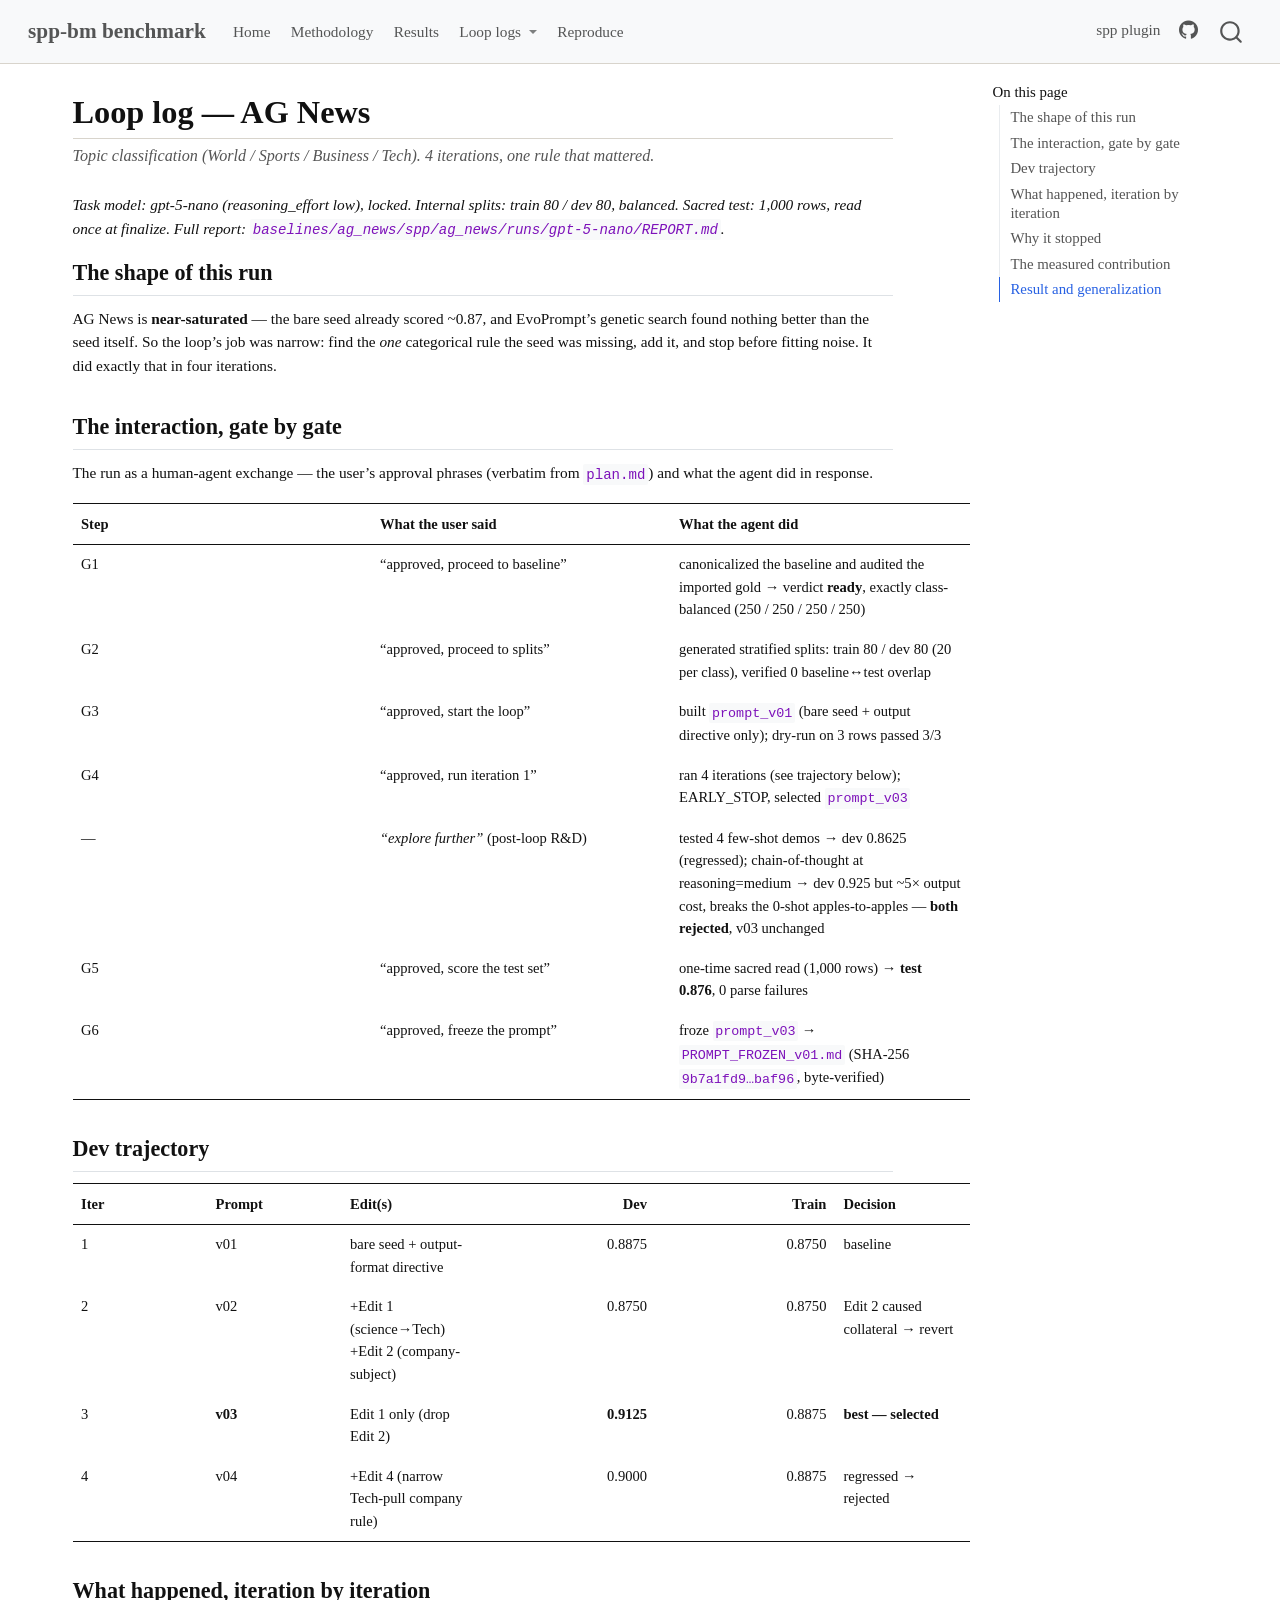
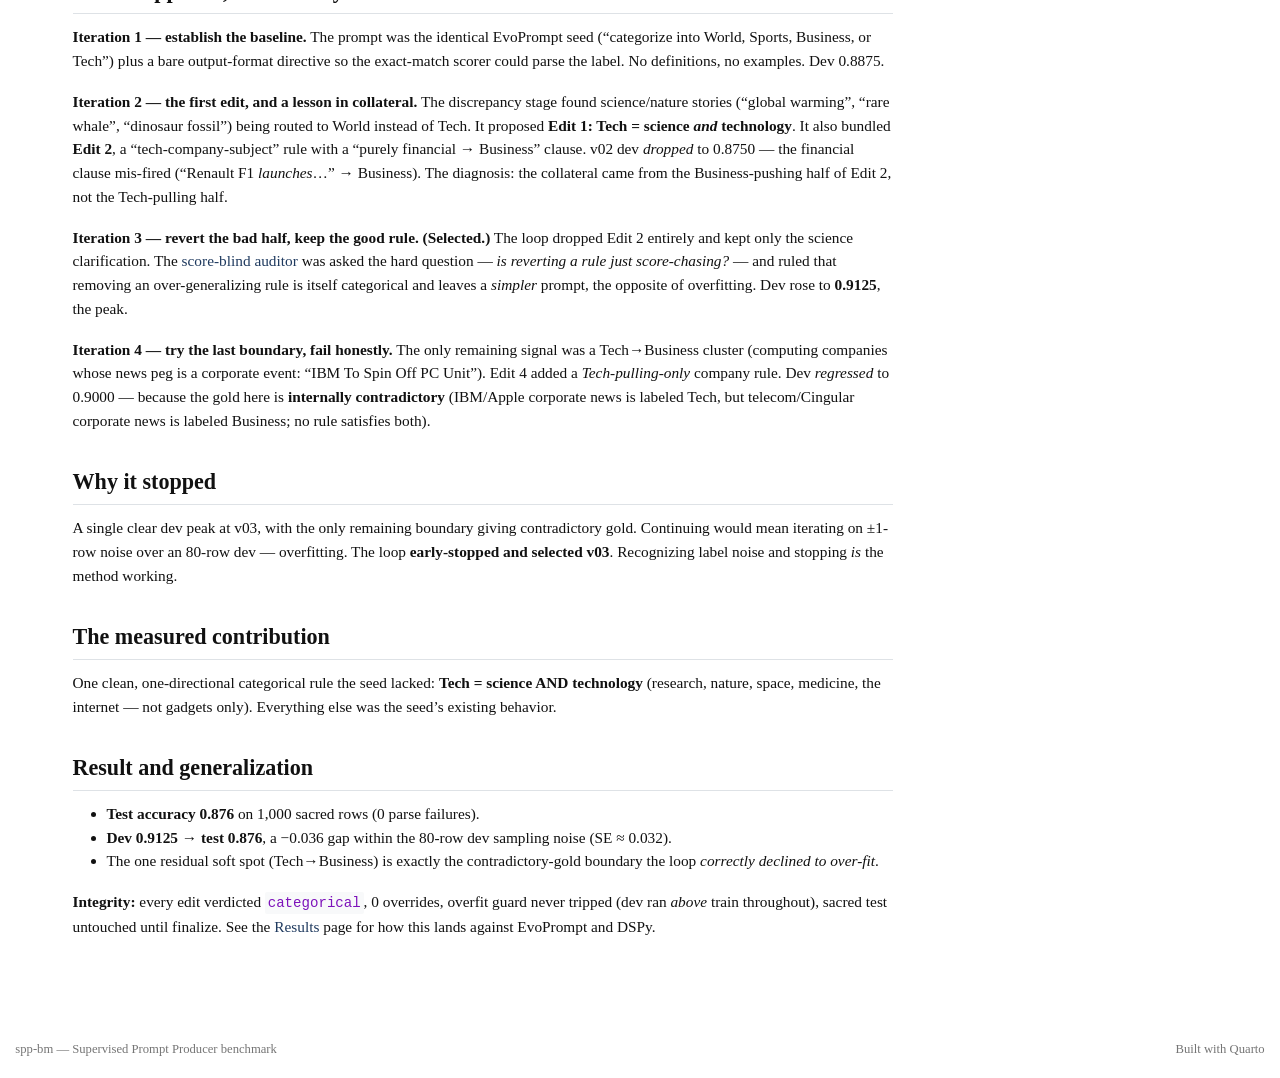
<file: loop-logs/ag_news.html>
<!DOCTYPE html>
<html xmlns="http://www.w3.org/1999/xhtml" lang="en" xml:lang="en"><head>

<meta charset="utf-8">
<meta name="generator" content="quarto-1.7.33">

<meta name="viewport" content="width=device-width, initial-scale=1.0, user-scalable=yes">


<title>Loop log — AG News – spp-bm</title>
<style>
code{white-space: pre-wrap;}
span.smallcaps{font-variant: small-caps;}
div.columns{display: flex; gap: min(4vw, 1.5em);}
div.column{flex: auto; overflow-x: auto;}
div.hanging-indent{margin-left: 1.5em; text-indent: -1.5em;}
ul.task-list{list-style: none;}
ul.task-list li input[type="checkbox"] {
  width: 0.8em;
  margin: 0 0.8em 0.2em -1em; /* quarto-specific, see https://github.com/quarto-dev/quarto-cli/issues/4556 */ 
  vertical-align: middle;
}
</style>


<script src="../site_libs/quarto-nav/quarto-nav.js"></script>
<script src="../site_libs/quarto-nav/headroom.min.js"></script>
<script src="../site_libs/clipboard/clipboard.min.js"></script>
<script src="../site_libs/quarto-search/autocomplete.umd.js"></script>
<script src="../site_libs/quarto-search/fuse.min.js"></script>
<script src="../site_libs/quarto-search/quarto-search.js"></script>
<meta name="quarto:offset" content="../">
<script src="../site_libs/quarto-html/quarto.js" type="module"></script>
<script src="../site_libs/quarto-html/tabsets/tabsets.js" type="module"></script>
<script src="../site_libs/quarto-html/popper.min.js"></script>
<script src="../site_libs/quarto-html/tippy.umd.min.js"></script>
<script src="../site_libs/quarto-html/anchor.min.js"></script>
<link href="../site_libs/quarto-html/tippy.css" rel="stylesheet">
<link href="../site_libs/quarto-html/quarto-syntax-highlighting-ea385d0e468b0dd5ea5bf0780b1290d9.css" rel="stylesheet" id="quarto-text-highlighting-styles">
<script src="../site_libs/bootstrap/bootstrap.min.js"></script>
<link href="../site_libs/bootstrap/bootstrap-icons.css" rel="stylesheet">
<link href="../site_libs/bootstrap/bootstrap-503c690f214a5702fe5ff55d910bb992.min.css" rel="stylesheet" append-hash="true" id="quarto-bootstrap" data-mode="light">
<script id="quarto-search-options" type="application/json">{
  "location": "navbar",
  "copy-button": false,
  "collapse-after": 3,
  "panel-placement": "end",
  "type": "overlay",
  "limit": 50,
  "keyboard-shortcut": [
    "f",
    "/",
    "s"
  ],
  "show-item-context": false,
  "language": {
    "search-no-results-text": "No results",
    "search-matching-documents-text": "matching documents",
    "search-copy-link-title": "Copy link to search",
    "search-hide-matches-text": "Hide additional matches",
    "search-more-match-text": "more match in this document",
    "search-more-matches-text": "more matches in this document",
    "search-clear-button-title": "Clear",
    "search-text-placeholder": "",
    "search-detached-cancel-button-title": "Cancel",
    "search-submit-button-title": "Submit",
    "search-label": "Search"
  }
}</script>
<style>html{ scroll-behavior: smooth; }</style>


<link rel="stylesheet" href="../styles/report.css">
</head>

<body class="nav-fixed quarto-light">

<div id="quarto-search-results"></div>
  <header id="quarto-header" class="headroom fixed-top">
    <nav class="navbar navbar-expand-lg " data-bs-theme="dark">
      <div class="navbar-container container-fluid">
      <div class="navbar-brand-container mx-auto">
    <a class="navbar-brand" href="../index.html">
    <span class="navbar-title">spp-bm benchmark</span>
    </a>
  </div>
            <div id="quarto-search" class="" title="Search"></div>
          <button class="navbar-toggler" type="button" data-bs-toggle="collapse" data-bs-target="#navbarCollapse" aria-controls="navbarCollapse" role="menu" aria-expanded="false" aria-label="Toggle navigation" onclick="if (window.quartoToggleHeadroom) { window.quartoToggleHeadroom(); }">
  <span class="navbar-toggler-icon"></span>
</button>
          <div class="collapse navbar-collapse" id="navbarCollapse">
            <ul class="navbar-nav navbar-nav-scroll me-auto">
  <li class="nav-item">
    <a class="nav-link" href="../index.html"> 
<span class="menu-text">Home</span></a>
  </li>  
  <li class="nav-item">
    <a class="nav-link" href="../methodology.html"> 
<span class="menu-text">Methodology</span></a>
  </li>  
  <li class="nav-item">
    <a class="nav-link" href="../results.html"> 
<span class="menu-text">Results</span></a>
  </li>  
  <li class="nav-item dropdown ">
    <a class="nav-link dropdown-toggle" href="#" id="nav-menu-loop-logs" role="link" data-bs-toggle="dropdown" aria-expanded="false">
 <span class="menu-text">Loop logs</span>
    </a>
    <ul class="dropdown-menu" aria-labelledby="nav-menu-loop-logs">    
        <li>
    <a class="dropdown-item" href="../loop-logs/index.html">
 <span class="dropdown-text">Overview</span></a>
  </li>  
        <li>
    <a class="dropdown-item" href="../loop-logs/ag_news.html">
 <span class="dropdown-text">AG News</span></a>
  </li>  
        <li>
    <a class="dropdown-item" href="../loop-logs/sst5.html">
 <span class="dropdown-text">SST-5</span></a>
  </li>  
        <li>
    <a class="dropdown-item" href="../loop-logs/trec.html">
 <span class="dropdown-text">TREC</span></a>
  </li>  
    </ul>
  </li>
  <li class="nav-item">
    <a class="nav-link" href="../reproduce.html"> 
<span class="menu-text">Reproduce</span></a>
  </li>  
</ul>
            <ul class="navbar-nav navbar-nav-scroll ms-auto">
  <li class="nav-item">
    <a class="nav-link" href="https://jaylbean.github.io/spp-site/"> 
<span class="menu-text">spp plugin</span></a>
  </li>  
  <li class="nav-item compact">
    <a class="nav-link" href="https://github.com/JayLBean/spp-benchmark"> <i class="bi bi-github" role="img" aria-label="GitHub repository">
</i> 
<span class="menu-text"></span></a>
  </li>  
</ul>
          </div> <!-- /navcollapse -->
            <div class="quarto-navbar-tools">
</div>
      </div> <!-- /container-fluid -->
    </nav>
</header>
<!-- content -->
<div id="quarto-content" class="quarto-container page-columns page-rows-contents page-layout-full page-navbar">
<!-- sidebar -->
<!-- margin-sidebar -->
    <div id="quarto-margin-sidebar" class="sidebar margin-sidebar">
        <nav id="TOC" role="doc-toc" class="toc-active">
    <h2 id="toc-title">On this page</h2>
   
  <ul>
  <li><a href="#the-shape-of-this-run" id="toc-the-shape-of-this-run" class="nav-link active" data-scroll-target="#the-shape-of-this-run">The shape of this run</a></li>
  <li><a href="#the-interaction-gate-by-gate" id="toc-the-interaction-gate-by-gate" class="nav-link" data-scroll-target="#the-interaction-gate-by-gate">The interaction, gate by gate</a></li>
  <li><a href="#dev-trajectory" id="toc-dev-trajectory" class="nav-link" data-scroll-target="#dev-trajectory">Dev trajectory</a></li>
  <li><a href="#what-happened-iteration-by-iteration" id="toc-what-happened-iteration-by-iteration" class="nav-link" data-scroll-target="#what-happened-iteration-by-iteration">What happened, iteration by iteration</a></li>
  <li><a href="#why-it-stopped" id="toc-why-it-stopped" class="nav-link" data-scroll-target="#why-it-stopped">Why it stopped</a></li>
  <li><a href="#the-measured-contribution" id="toc-the-measured-contribution" class="nav-link" data-scroll-target="#the-measured-contribution">The measured contribution</a></li>
  <li><a href="#result-and-generalization" id="toc-result-and-generalization" class="nav-link" data-scroll-target="#result-and-generalization">Result and generalization</a></li>
  </ul>
</nav>
    </div>
<!-- main -->
<main class="content column-page-left" id="quarto-document-content">

<header id="title-block-header" class="quarto-title-block default">
<div class="quarto-title">
<h1 class="title">Loop log — AG News</h1>
<p class="subtitle lead">Topic classification (World / Sports / Business / Tech). 4 iterations, one rule that mattered.</p>
</div>



<div class="quarto-title-meta column-page-left">

    
  
    
  </div>
  


</header>


<p><em>Task model: gpt-5-nano (reasoning_effort low), locked. Internal splits: train 80 / dev 80, balanced. Sacred test: 1,000 rows, read once at finalize. Full report: <code>baselines/ag_news/spp/ag_news/runs/gpt-5-nano/REPORT.md</code>.</em></p>
<section id="the-shape-of-this-run" class="level2">
<h2 class="anchored" data-anchor-id="the-shape-of-this-run">The shape of this run</h2>
<p>AG News is <strong>near-saturated</strong> — the bare seed already scored ~0.87, and EvoPrompt’s genetic search found nothing better than the seed itself. So the loop’s job was narrow: find the <em>one</em> categorical rule the seed was missing, add it, and stop before fitting noise. It did exactly that in four iterations.</p>
</section>
<section id="the-interaction-gate-by-gate" class="level2">
<h2 class="anchored" data-anchor-id="the-interaction-gate-by-gate">The interaction, gate by gate</h2>
<p>The run as a human-agent exchange — the user’s approval phrases (verbatim from <code>plan.md</code>) and what the agent did in response.</p>
<table class="caption-top table">
<colgroup>
<col style="width: 33%">
<col style="width: 33%">
<col style="width: 33%">
</colgroup>
<thead>
<tr class="header">
<th>Step</th>
<th>What the user said</th>
<th>What the agent did</th>
</tr>
</thead>
<tbody>
<tr class="odd">
<td>G1</td>
<td>“approved, proceed to baseline”</td>
<td>canonicalized the baseline and audited the imported gold → verdict <strong>ready</strong>, exactly class-balanced (250 / 250 / 250 / 250)</td>
</tr>
<tr class="even">
<td>G2</td>
<td>“approved, proceed to splits”</td>
<td>generated stratified splits: train 80 / dev 80 (20 per class), verified 0 baseline↔︎test overlap</td>
</tr>
<tr class="odd">
<td>G3</td>
<td>“approved, start the loop”</td>
<td>built <code>prompt_v01</code> (bare seed + output directive only); dry-run on 3 rows passed 3/3</td>
</tr>
<tr class="even">
<td>G4</td>
<td>“approved, run iteration 1”</td>
<td>ran 4 iterations (see trajectory below); EARLY_STOP, selected <code>prompt_v03</code></td>
</tr>
<tr class="odd">
<td>—</td>
<td><em>“explore further”</em> (post-loop R&amp;D)</td>
<td>tested 4 few-shot demos → dev 0.8625 (regressed); chain-of-thought at reasoning=medium → dev 0.925 but ~5× output cost, breaks the 0-shot apples-to-apples — <strong>both rejected</strong>, v03 unchanged</td>
</tr>
<tr class="even">
<td>G5</td>
<td>“approved, score the test set”</td>
<td>one-time sacred read (1,000 rows) → <strong>test 0.876</strong>, 0 parse failures</td>
</tr>
<tr class="odd">
<td>G6</td>
<td>“approved, freeze the prompt”</td>
<td>froze <code>prompt_v03</code> → <code>PROMPT_FROZEN_v01.md</code> (SHA-256 <code>9b7a1fd9…baf96</code>, byte-verified)</td>
</tr>
</tbody>
</table>
</section>
<section id="dev-trajectory" class="level2">
<h2 class="anchored" data-anchor-id="dev-trajectory">Dev trajectory</h2>
<table class="caption-top table">
<colgroup>
<col style="width: 15%">
<col style="width: 15%">
<col style="width: 15%">
<col style="width: 20%">
<col style="width: 20%">
<col style="width: 15%">
</colgroup>
<thead>
<tr class="header">
<th>Iter</th>
<th>Prompt</th>
<th>Edit(s)</th>
<th style="text-align: right;">Dev</th>
<th style="text-align: right;">Train</th>
<th>Decision</th>
</tr>
</thead>
<tbody>
<tr class="odd">
<td>1</td>
<td>v01</td>
<td>bare seed + output-format directive</td>
<td style="text-align: right;">0.8875</td>
<td style="text-align: right;">0.8750</td>
<td>baseline</td>
</tr>
<tr class="even">
<td>2</td>
<td>v02</td>
<td>+Edit 1 (science→Tech) +Edit 2 (company-subject)</td>
<td style="text-align: right;">0.8750</td>
<td style="text-align: right;">0.8750</td>
<td>Edit 2 caused collateral → revert</td>
</tr>
<tr class="odd">
<td>3</td>
<td><strong>v03</strong></td>
<td>Edit 1 only (drop Edit 2)</td>
<td style="text-align: right;"><strong>0.9125</strong></td>
<td style="text-align: right;">0.8875</td>
<td><strong>best — selected</strong></td>
</tr>
<tr class="even">
<td>4</td>
<td>v04</td>
<td>+Edit 4 (narrow Tech-pull company rule)</td>
<td style="text-align: right;">0.9000</td>
<td style="text-align: right;">0.8875</td>
<td>regressed → rejected</td>
</tr>
</tbody>
</table>
</section>
<section id="what-happened-iteration-by-iteration" class="level2">
<h2 class="anchored" data-anchor-id="what-happened-iteration-by-iteration">What happened, iteration by iteration</h2>
<p><strong>Iteration 1 — establish the baseline.</strong> The prompt was the identical EvoPrompt seed (“categorize into World, Sports, Business, or Tech”) plus a bare output-format directive so the exact-match scorer could parse the label. No definitions, no examples. Dev 0.8875.</p>
<p><strong>Iteration 2 — the first edit, and a lesson in collateral.</strong> The discrepancy stage found science/nature stories (“global warming”, “rare whale”, “dinosaur fossil”) being routed to World instead of Tech. It proposed <strong>Edit 1: Tech = science <em>and</em> technology</strong>. It also bundled <strong>Edit 2</strong>, a “tech-company-subject” rule with a “purely financial → Business” clause. v02 dev <em>dropped</em> to 0.8750 — the financial clause mis-fired (“Renault F1 <em>launches</em>…” → Business). The diagnosis: the collateral came from the Business-pushing half of Edit 2, not the Tech-pulling half.</p>
<p><strong>Iteration 3 — revert the bad half, keep the good rule. (Selected.)</strong> The loop dropped Edit 2 entirely and kept only the science clarification. The <a href="../loop-logs/index.html">score-blind auditor</a> was asked the hard question — <em>is reverting a rule just score-chasing?</em> — and ruled that removing an over-generalizing rule is itself categorical and leaves a <em>simpler</em> prompt, the opposite of overfitting. Dev rose to <strong>0.9125</strong>, the peak.</p>
<p><strong>Iteration 4 — try the last boundary, fail honestly.</strong> The only remaining signal was a Tech→Business cluster (computing companies whose news peg is a corporate event: “IBM To Spin Off PC Unit”). Edit 4 added a <em>Tech-pulling-only</em> company rule. Dev <em>regressed</em> to 0.9000 — because the gold here is <strong>internally contradictory</strong> (IBM/Apple corporate news is labeled Tech, but telecom/Cingular corporate news is labeled Business; no rule satisfies both).</p>
</section>
<section id="why-it-stopped" class="level2">
<h2 class="anchored" data-anchor-id="why-it-stopped">Why it stopped</h2>
<p>A single clear dev peak at v03, with the only remaining boundary giving contradictory gold. Continuing would mean iterating on ±1-row noise over an 80-row dev — overfitting. The loop <strong>early-stopped and selected v03</strong>. Recognizing label noise and stopping <em>is</em> the method working.</p>
</section>
<section id="the-measured-contribution" class="level2">
<h2 class="anchored" data-anchor-id="the-measured-contribution">The measured contribution</h2>
<p>One clean, one-directional categorical rule the seed lacked: <strong>Tech = science AND technology</strong> (research, nature, space, medicine, the internet — not gadgets only). Everything else was the seed’s existing behavior.</p>
</section>
<section id="result-and-generalization" class="level2">
<h2 class="anchored" data-anchor-id="result-and-generalization">Result and generalization</h2>
<ul>
<li><strong>Test accuracy 0.876</strong> on 1,000 sacred rows (0 parse failures).</li>
<li><strong>Dev 0.9125 → test 0.876</strong>, a −0.036 gap within the 80-row dev sampling noise (SE ≈ 0.032).</li>
<li>The one residual soft spot (Tech→Business) is exactly the contradictory-gold boundary the loop <em>correctly declined to over-fit</em>.</li>
</ul>
<p><strong>Integrity:</strong> every edit verdicted <code>categorical</code>, 0 overrides, overfit guard never tripped (dev ran <em>above</em> train throughout), sacred test untouched until finalize. See the <a href="../results.html">Results</a> page for how this lands against EvoPrompt and DSPy.</p>


</section>

</main> <!-- /main -->
<script id="quarto-html-after-body" type="application/javascript">
  window.document.addEventListener("DOMContentLoaded", function (event) {
    const icon = "";
    const anchorJS = new window.AnchorJS();
    anchorJS.options = {
      placement: 'right',
      icon: icon
    };
    anchorJS.add('.anchored');
    const isCodeAnnotation = (el) => {
      for (const clz of el.classList) {
        if (clz.startsWith('code-annotation-')) {                     
          return true;
        }
      }
      return false;
    }
    const onCopySuccess = function(e) {
      // button target
      const button = e.trigger;
      // don't keep focus
      button.blur();
      // flash "checked"
      button.classList.add('code-copy-button-checked');
      var currentTitle = button.getAttribute("title");
      button.setAttribute("title", "Copied!");
      let tooltip;
      if (window.bootstrap) {
        button.setAttribute("data-bs-toggle", "tooltip");
        button.setAttribute("data-bs-placement", "left");
        button.setAttribute("data-bs-title", "Copied!");
        tooltip = new bootstrap.Tooltip(button, 
          { trigger: "manual", 
            customClass: "code-copy-button-tooltip",
            offset: [0, -8]});
        tooltip.show();    
      }
      setTimeout(function() {
        if (tooltip) {
          tooltip.hide();
          button.removeAttribute("data-bs-title");
          button.removeAttribute("data-bs-toggle");
          button.removeAttribute("data-bs-placement");
        }
        button.setAttribute("title", currentTitle);
        button.classList.remove('code-copy-button-checked');
      }, 1000);
      // clear code selection
      e.clearSelection();
    }
    const getTextToCopy = function(trigger) {
        const codeEl = trigger.previousElementSibling.cloneNode(true);
        for (const childEl of codeEl.children) {
          if (isCodeAnnotation(childEl)) {
            childEl.remove();
          }
        }
        return codeEl.innerText;
    }
    const clipboard = new window.ClipboardJS('.code-copy-button:not([data-in-quarto-modal])', {
      text: getTextToCopy
    });
    clipboard.on('success', onCopySuccess);
    if (window.document.getElementById('quarto-embedded-source-code-modal')) {
      const clipboardModal = new window.ClipboardJS('.code-copy-button[data-in-quarto-modal]', {
        text: getTextToCopy,
        container: window.document.getElementById('quarto-embedded-source-code-modal')
      });
      clipboardModal.on('success', onCopySuccess);
    }
      var localhostRegex = new RegExp(/^(?:http|https):\/\/localhost\:?[0-9]*\//);
      var mailtoRegex = new RegExp(/^mailto:/);
        var filterRegex = new RegExp("https:\/\/jaylbean\.github\.io\/spp-benchmark\/");
      var isInternal = (href) => {
          return filterRegex.test(href) || localhostRegex.test(href) || mailtoRegex.test(href);
      }
      // Inspect non-navigation links and adorn them if external
     var links = window.document.querySelectorAll('a[href]:not(.nav-link):not(.navbar-brand):not(.toc-action):not(.sidebar-link):not(.sidebar-item-toggle):not(.pagination-link):not(.no-external):not([aria-hidden]):not(.dropdown-item):not(.quarto-navigation-tool):not(.about-link)');
      for (var i=0; i<links.length; i++) {
        const link = links[i];
        if (!isInternal(link.href)) {
          // undo the damage that might have been done by quarto-nav.js in the case of
          // links that we want to consider external
          if (link.dataset.originalHref !== undefined) {
            link.href = link.dataset.originalHref;
          }
            // target, if specified
            link.setAttribute("target", "_blank");
            if (link.getAttribute("rel") === null) {
              link.setAttribute("rel", "noopener");
            }
        }
      }
    function tippyHover(el, contentFn, onTriggerFn, onUntriggerFn) {
      const config = {
        allowHTML: true,
        maxWidth: 500,
        delay: 100,
        arrow: false,
        appendTo: function(el) {
            return el.parentElement;
        },
        interactive: true,
        interactiveBorder: 10,
        theme: 'quarto',
        placement: 'bottom-start',
      };
      if (contentFn) {
        config.content = contentFn;
      }
      if (onTriggerFn) {
        config.onTrigger = onTriggerFn;
      }
      if (onUntriggerFn) {
        config.onUntrigger = onUntriggerFn;
      }
      window.tippy(el, config); 
    }
    const noterefs = window.document.querySelectorAll('a[role="doc-noteref"]');
    for (var i=0; i<noterefs.length; i++) {
      const ref = noterefs[i];
      tippyHover(ref, function() {
        // use id or data attribute instead here
        let href = ref.getAttribute('data-footnote-href') || ref.getAttribute('href');
        try { href = new URL(href).hash; } catch {}
        const id = href.replace(/^#\/?/, "");
        const note = window.document.getElementById(id);
        if (note) {
          return note.innerHTML;
        } else {
          return "";
        }
      });
    }
    const xrefs = window.document.querySelectorAll('a.quarto-xref');
    const processXRef = (id, note) => {
      // Strip column container classes
      const stripColumnClz = (el) => {
        el.classList.remove("page-full", "page-columns");
        if (el.children) {
          for (const child of el.children) {
            stripColumnClz(child);
          }
        }
      }
      stripColumnClz(note)
      if (id === null || id.startsWith('sec-')) {
        // Special case sections, only their first couple elements
        const container = document.createElement("div");
        if (note.children && note.children.length > 2) {
          container.appendChild(note.children[0].cloneNode(true));
          for (let i = 1; i < note.children.length; i++) {
            const child = note.children[i];
            if (child.tagName === "P" && child.innerText === "") {
              continue;
            } else {
              container.appendChild(child.cloneNode(true));
              break;
            }
          }
          if (window.Quarto?.typesetMath) {
            window.Quarto.typesetMath(container);
          }
          return container.innerHTML
        } else {
          if (window.Quarto?.typesetMath) {
            window.Quarto.typesetMath(note);
          }
          return note.innerHTML;
        }
      } else {
        // Remove any anchor links if they are present
        const anchorLink = note.querySelector('a.anchorjs-link');
        if (anchorLink) {
          anchorLink.remove();
        }
        if (window.Quarto?.typesetMath) {
          window.Quarto.typesetMath(note);
        }
        if (note.classList.contains("callout")) {
          return note.outerHTML;
        } else {
          return note.innerHTML;
        }
      }
    }
    for (var i=0; i<xrefs.length; i++) {
      const xref = xrefs[i];
      tippyHover(xref, undefined, function(instance) {
        instance.disable();
        let url = xref.getAttribute('href');
        let hash = undefined; 
        if (url.startsWith('#')) {
          hash = url;
        } else {
          try { hash = new URL(url).hash; } catch {}
        }
        if (hash) {
          const id = hash.replace(/^#\/?/, "");
          const note = window.document.getElementById(id);
          if (note !== null) {
            try {
              const html = processXRef(id, note.cloneNode(true));
              instance.setContent(html);
            } finally {
              instance.enable();
              instance.show();
            }
          } else {
            // See if we can fetch this
            fetch(url.split('#')[0])
            .then(res => res.text())
            .then(html => {
              const parser = new DOMParser();
              const htmlDoc = parser.parseFromString(html, "text/html");
              const note = htmlDoc.getElementById(id);
              if (note !== null) {
                const html = processXRef(id, note);
                instance.setContent(html);
              } 
            }).finally(() => {
              instance.enable();
              instance.show();
            });
          }
        } else {
          // See if we can fetch a full url (with no hash to target)
          // This is a special case and we should probably do some content thinning / targeting
          fetch(url)
          .then(res => res.text())
          .then(html => {
            const parser = new DOMParser();
            const htmlDoc = parser.parseFromString(html, "text/html");
            const note = htmlDoc.querySelector('main.content');
            if (note !== null) {
              // This should only happen for chapter cross references
              // (since there is no id in the URL)
              // remove the first header
              if (note.children.length > 0 && note.children[0].tagName === "HEADER") {
                note.children[0].remove();
              }
              const html = processXRef(null, note);
              instance.setContent(html);
            } 
          }).finally(() => {
            instance.enable();
            instance.show();
          });
        }
      }, function(instance) {
      });
    }
        let selectedAnnoteEl;
        const selectorForAnnotation = ( cell, annotation) => {
          let cellAttr = 'data-code-cell="' + cell + '"';
          let lineAttr = 'data-code-annotation="' +  annotation + '"';
          const selector = 'span[' + cellAttr + '][' + lineAttr + ']';
          return selector;
        }
        const selectCodeLines = (annoteEl) => {
          const doc = window.document;
          const targetCell = annoteEl.getAttribute("data-target-cell");
          const targetAnnotation = annoteEl.getAttribute("data-target-annotation");
          const annoteSpan = window.document.querySelector(selectorForAnnotation(targetCell, targetAnnotation));
          const lines = annoteSpan.getAttribute("data-code-lines").split(",");
          const lineIds = lines.map((line) => {
            return targetCell + "-" + line;
          })
          let top = null;
          let height = null;
          let parent = null;
          if (lineIds.length > 0) {
              //compute the position of the single el (top and bottom and make a div)
              const el = window.document.getElementById(lineIds[0]);
              top = el.offsetTop;
              height = el.offsetHeight;
              parent = el.parentElement.parentElement;
            if (lineIds.length > 1) {
              const lastEl = window.document.getElementById(lineIds[lineIds.length - 1]);
              const bottom = lastEl.offsetTop + lastEl.offsetHeight;
              height = bottom - top;
            }
            if (top !== null && height !== null && parent !== null) {
              // cook up a div (if necessary) and position it 
              let div = window.document.getElementById("code-annotation-line-highlight");
              if (div === null) {
                div = window.document.createElement("div");
                div.setAttribute("id", "code-annotation-line-highlight");
                div.style.position = 'absolute';
                parent.appendChild(div);
              }
              div.style.top = top - 2 + "px";
              div.style.height = height + 4 + "px";
              div.style.left = 0;
              let gutterDiv = window.document.getElementById("code-annotation-line-highlight-gutter");
              if (gutterDiv === null) {
                gutterDiv = window.document.createElement("div");
                gutterDiv.setAttribute("id", "code-annotation-line-highlight-gutter");
                gutterDiv.style.position = 'absolute';
                const codeCell = window.document.getElementById(targetCell);
                const gutter = codeCell.querySelector('.code-annotation-gutter');
                gutter.appendChild(gutterDiv);
              }
              gutterDiv.style.top = top - 2 + "px";
              gutterDiv.style.height = height + 4 + "px";
            }
            selectedAnnoteEl = annoteEl;
          }
        };
        const unselectCodeLines = () => {
          const elementsIds = ["code-annotation-line-highlight", "code-annotation-line-highlight-gutter"];
          elementsIds.forEach((elId) => {
            const div = window.document.getElementById(elId);
            if (div) {
              div.remove();
            }
          });
          selectedAnnoteEl = undefined;
        };
          // Handle positioning of the toggle
      window.addEventListener(
        "resize",
        throttle(() => {
          elRect = undefined;
          if (selectedAnnoteEl) {
            selectCodeLines(selectedAnnoteEl);
          }
        }, 10)
      );
      function throttle(fn, ms) {
      let throttle = false;
      let timer;
        return (...args) => {
          if(!throttle) { // first call gets through
              fn.apply(this, args);
              throttle = true;
          } else { // all the others get throttled
              if(timer) clearTimeout(timer); // cancel #2
              timer = setTimeout(() => {
                fn.apply(this, args);
                timer = throttle = false;
              }, ms);
          }
        };
      }
        // Attach click handler to the DT
        const annoteDls = window.document.querySelectorAll('dt[data-target-cell]');
        for (const annoteDlNode of annoteDls) {
          annoteDlNode.addEventListener('click', (event) => {
            const clickedEl = event.target;
            if (clickedEl !== selectedAnnoteEl) {
              unselectCodeLines();
              const activeEl = window.document.querySelector('dt[data-target-cell].code-annotation-active');
              if (activeEl) {
                activeEl.classList.remove('code-annotation-active');
              }
              selectCodeLines(clickedEl);
              clickedEl.classList.add('code-annotation-active');
            } else {
              // Unselect the line
              unselectCodeLines();
              clickedEl.classList.remove('code-annotation-active');
            }
          });
        }
    const findCites = (el) => {
      const parentEl = el.parentElement;
      if (parentEl) {
        const cites = parentEl.dataset.cites;
        if (cites) {
          return {
            el,
            cites: cites.split(' ')
          };
        } else {
          return findCites(el.parentElement)
        }
      } else {
        return undefined;
      }
    };
    var bibliorefs = window.document.querySelectorAll('a[role="doc-biblioref"]');
    for (var i=0; i<bibliorefs.length; i++) {
      const ref = bibliorefs[i];
      const citeInfo = findCites(ref);
      if (citeInfo) {
        tippyHover(citeInfo.el, function() {
          var popup = window.document.createElement('div');
          citeInfo.cites.forEach(function(cite) {
            var citeDiv = window.document.createElement('div');
            citeDiv.classList.add('hanging-indent');
            citeDiv.classList.add('csl-entry');
            var biblioDiv = window.document.getElementById('ref-' + cite);
            if (biblioDiv) {
              citeDiv.innerHTML = biblioDiv.innerHTML;
            }
            popup.appendChild(citeDiv);
          });
          return popup.innerHTML;
        });
      }
    }
  });
  </script>
</div> <!-- /content -->
<footer class="footer">
  <div class="nav-footer">
    <div class="nav-footer-left">
<p>spp-bm — Supervised Prompt Producer benchmark</p>
</div>   
    <div class="nav-footer-center">
      &nbsp;
    </div>
    <div class="nav-footer-right">
<p>Built with <a href="https://quarto.org">Quarto</a></p>
</div>
  </div>
</footer>




<script src="../site_libs/quarto-html/zenscroll-min.js"></script>
</body></html>
</file>
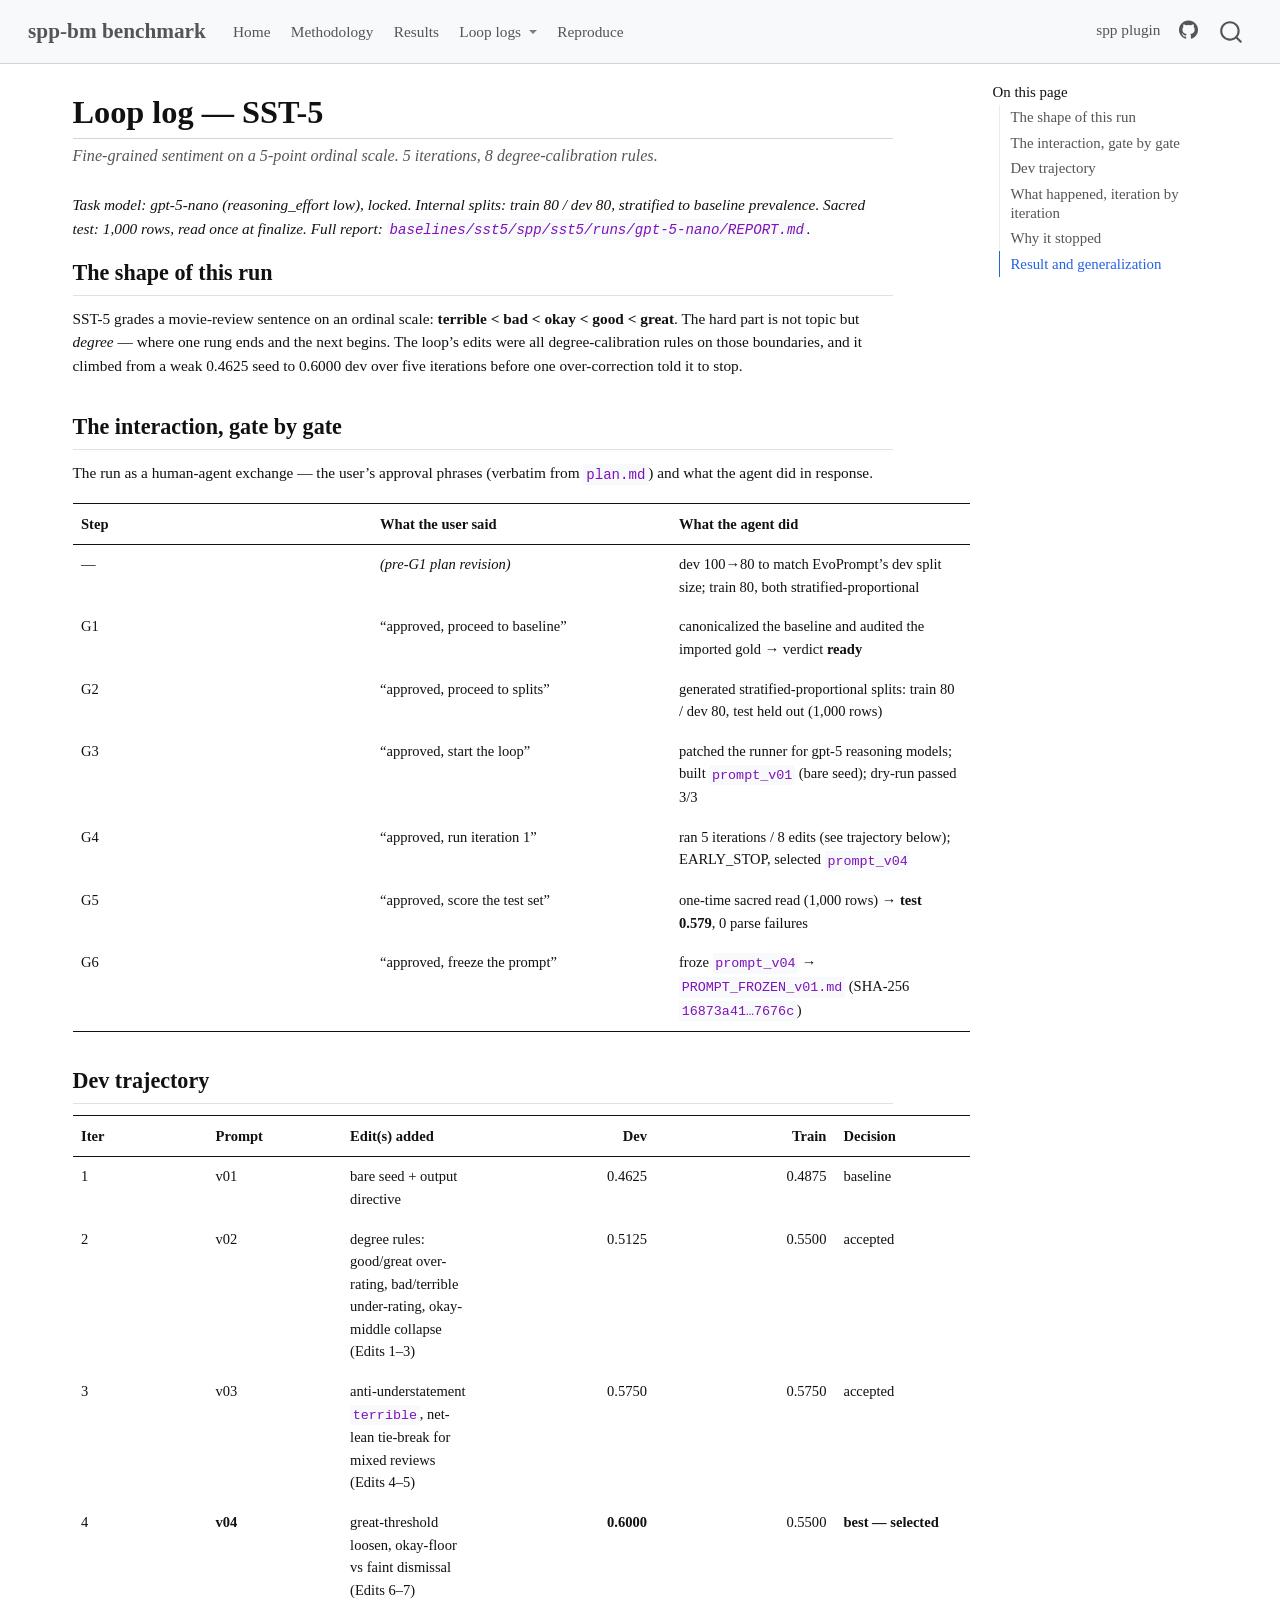
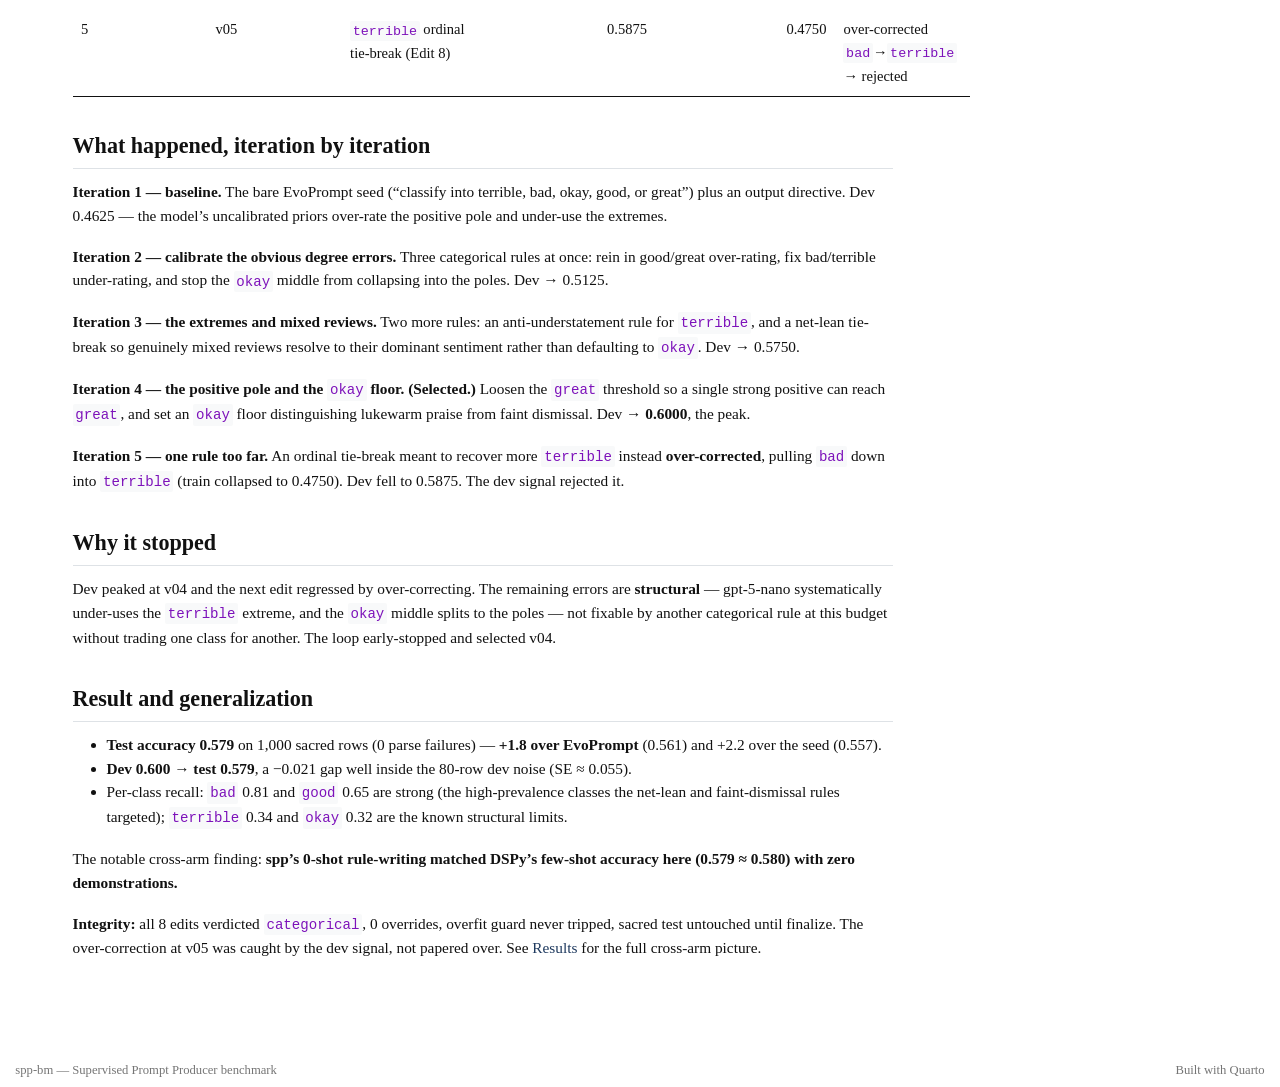
<file: loop-logs/sst5.html>
<!DOCTYPE html>
<html xmlns="http://www.w3.org/1999/xhtml" lang="en" xml:lang="en"><head>

<meta charset="utf-8">
<meta name="generator" content="quarto-1.7.33">

<meta name="viewport" content="width=device-width, initial-scale=1.0, user-scalable=yes">


<title>Loop log — SST-5 – spp-bm</title>
<style>
code{white-space: pre-wrap;}
span.smallcaps{font-variant: small-caps;}
div.columns{display: flex; gap: min(4vw, 1.5em);}
div.column{flex: auto; overflow-x: auto;}
div.hanging-indent{margin-left: 1.5em; text-indent: -1.5em;}
ul.task-list{list-style: none;}
ul.task-list li input[type="checkbox"] {
  width: 0.8em;
  margin: 0 0.8em 0.2em -1em; /* quarto-specific, see https://github.com/quarto-dev/quarto-cli/issues/4556 */ 
  vertical-align: middle;
}
</style>


<script src="../site_libs/quarto-nav/quarto-nav.js"></script>
<script src="../site_libs/quarto-nav/headroom.min.js"></script>
<script src="../site_libs/clipboard/clipboard.min.js"></script>
<script src="../site_libs/quarto-search/autocomplete.umd.js"></script>
<script src="../site_libs/quarto-search/fuse.min.js"></script>
<script src="../site_libs/quarto-search/quarto-search.js"></script>
<meta name="quarto:offset" content="../">
<script src="../site_libs/quarto-html/quarto.js" type="module"></script>
<script src="../site_libs/quarto-html/tabsets/tabsets.js" type="module"></script>
<script src="../site_libs/quarto-html/popper.min.js"></script>
<script src="../site_libs/quarto-html/tippy.umd.min.js"></script>
<script src="../site_libs/quarto-html/anchor.min.js"></script>
<link href="../site_libs/quarto-html/tippy.css" rel="stylesheet">
<link href="../site_libs/quarto-html/quarto-syntax-highlighting-ea385d0e468b0dd5ea5bf0780b1290d9.css" rel="stylesheet" id="quarto-text-highlighting-styles">
<script src="../site_libs/bootstrap/bootstrap.min.js"></script>
<link href="../site_libs/bootstrap/bootstrap-icons.css" rel="stylesheet">
<link href="../site_libs/bootstrap/bootstrap-503c690f214a5702fe5ff55d910bb992.min.css" rel="stylesheet" append-hash="true" id="quarto-bootstrap" data-mode="light">
<script id="quarto-search-options" type="application/json">{
  "location": "navbar",
  "copy-button": false,
  "collapse-after": 3,
  "panel-placement": "end",
  "type": "overlay",
  "limit": 50,
  "keyboard-shortcut": [
    "f",
    "/",
    "s"
  ],
  "show-item-context": false,
  "language": {
    "search-no-results-text": "No results",
    "search-matching-documents-text": "matching documents",
    "search-copy-link-title": "Copy link to search",
    "search-hide-matches-text": "Hide additional matches",
    "search-more-match-text": "more match in this document",
    "search-more-matches-text": "more matches in this document",
    "search-clear-button-title": "Clear",
    "search-text-placeholder": "",
    "search-detached-cancel-button-title": "Cancel",
    "search-submit-button-title": "Submit",
    "search-label": "Search"
  }
}</script>
<style>html{ scroll-behavior: smooth; }</style>


<link rel="stylesheet" href="../styles/report.css">
</head>

<body class="nav-fixed quarto-light">

<div id="quarto-search-results"></div>
  <header id="quarto-header" class="headroom fixed-top">
    <nav class="navbar navbar-expand-lg " data-bs-theme="dark">
      <div class="navbar-container container-fluid">
      <div class="navbar-brand-container mx-auto">
    <a class="navbar-brand" href="../index.html">
    <span class="navbar-title">spp-bm benchmark</span>
    </a>
  </div>
            <div id="quarto-search" class="" title="Search"></div>
          <button class="navbar-toggler" type="button" data-bs-toggle="collapse" data-bs-target="#navbarCollapse" aria-controls="navbarCollapse" role="menu" aria-expanded="false" aria-label="Toggle navigation" onclick="if (window.quartoToggleHeadroom) { window.quartoToggleHeadroom(); }">
  <span class="navbar-toggler-icon"></span>
</button>
          <div class="collapse navbar-collapse" id="navbarCollapse">
            <ul class="navbar-nav navbar-nav-scroll me-auto">
  <li class="nav-item">
    <a class="nav-link" href="../index.html"> 
<span class="menu-text">Home</span></a>
  </li>  
  <li class="nav-item">
    <a class="nav-link" href="../methodology.html"> 
<span class="menu-text">Methodology</span></a>
  </li>  
  <li class="nav-item">
    <a class="nav-link" href="../results.html"> 
<span class="menu-text">Results</span></a>
  </li>  
  <li class="nav-item dropdown ">
    <a class="nav-link dropdown-toggle" href="#" id="nav-menu-loop-logs" role="link" data-bs-toggle="dropdown" aria-expanded="false">
 <span class="menu-text">Loop logs</span>
    </a>
    <ul class="dropdown-menu" aria-labelledby="nav-menu-loop-logs">    
        <li>
    <a class="dropdown-item" href="../loop-logs/index.html">
 <span class="dropdown-text">Overview</span></a>
  </li>  
        <li>
    <a class="dropdown-item" href="../loop-logs/ag_news.html">
 <span class="dropdown-text">AG News</span></a>
  </li>  
        <li>
    <a class="dropdown-item" href="../loop-logs/sst5.html">
 <span class="dropdown-text">SST-5</span></a>
  </li>  
        <li>
    <a class="dropdown-item" href="../loop-logs/trec.html">
 <span class="dropdown-text">TREC</span></a>
  </li>  
    </ul>
  </li>
  <li class="nav-item">
    <a class="nav-link" href="../reproduce.html"> 
<span class="menu-text">Reproduce</span></a>
  </li>  
</ul>
            <ul class="navbar-nav navbar-nav-scroll ms-auto">
  <li class="nav-item">
    <a class="nav-link" href="https://jaylbean.github.io/spp-site/"> 
<span class="menu-text">spp plugin</span></a>
  </li>  
  <li class="nav-item compact">
    <a class="nav-link" href="https://github.com/JayLBean/spp-benchmark"> <i class="bi bi-github" role="img" aria-label="GitHub repository">
</i> 
<span class="menu-text"></span></a>
  </li>  
</ul>
          </div> <!-- /navcollapse -->
            <div class="quarto-navbar-tools">
</div>
      </div> <!-- /container-fluid -->
    </nav>
</header>
<!-- content -->
<div id="quarto-content" class="quarto-container page-columns page-rows-contents page-layout-full page-navbar">
<!-- sidebar -->
<!-- margin-sidebar -->
    <div id="quarto-margin-sidebar" class="sidebar margin-sidebar">
        <nav id="TOC" role="doc-toc" class="toc-active">
    <h2 id="toc-title">On this page</h2>
   
  <ul>
  <li><a href="#the-shape-of-this-run" id="toc-the-shape-of-this-run" class="nav-link active" data-scroll-target="#the-shape-of-this-run">The shape of this run</a></li>
  <li><a href="#the-interaction-gate-by-gate" id="toc-the-interaction-gate-by-gate" class="nav-link" data-scroll-target="#the-interaction-gate-by-gate">The interaction, gate by gate</a></li>
  <li><a href="#dev-trajectory" id="toc-dev-trajectory" class="nav-link" data-scroll-target="#dev-trajectory">Dev trajectory</a></li>
  <li><a href="#what-happened-iteration-by-iteration" id="toc-what-happened-iteration-by-iteration" class="nav-link" data-scroll-target="#what-happened-iteration-by-iteration">What happened, iteration by iteration</a></li>
  <li><a href="#why-it-stopped" id="toc-why-it-stopped" class="nav-link" data-scroll-target="#why-it-stopped">Why it stopped</a></li>
  <li><a href="#result-and-generalization" id="toc-result-and-generalization" class="nav-link" data-scroll-target="#result-and-generalization">Result and generalization</a></li>
  </ul>
</nav>
    </div>
<!-- main -->
<main class="content column-page-left" id="quarto-document-content">

<header id="title-block-header" class="quarto-title-block default">
<div class="quarto-title">
<h1 class="title">Loop log — SST-5</h1>
<p class="subtitle lead">Fine-grained sentiment on a 5-point ordinal scale. 5 iterations, 8 degree-calibration rules.</p>
</div>



<div class="quarto-title-meta column-page-left">

    
  
    
  </div>
  


</header>


<p><em>Task model: gpt-5-nano (reasoning_effort low), locked. Internal splits: train 80 / dev 80, stratified to baseline prevalence. Sacred test: 1,000 rows, read once at finalize. Full report: <code>baselines/sst5/spp/sst5/runs/gpt-5-nano/REPORT.md</code>.</em></p>
<section id="the-shape-of-this-run" class="level2">
<h2 class="anchored" data-anchor-id="the-shape-of-this-run">The shape of this run</h2>
<p>SST-5 grades a movie-review sentence on an ordinal scale: <strong>terrible &lt; bad &lt; okay &lt; good &lt; great</strong>. The hard part is not topic but <em>degree</em> — where one rung ends and the next begins. The loop’s edits were all degree-calibration rules on those boundaries, and it climbed from a weak 0.4625 seed to 0.6000 dev over five iterations before one over-correction told it to stop.</p>
</section>
<section id="the-interaction-gate-by-gate" class="level2">
<h2 class="anchored" data-anchor-id="the-interaction-gate-by-gate">The interaction, gate by gate</h2>
<p>The run as a human-agent exchange — the user’s approval phrases (verbatim from <code>plan.md</code>) and what the agent did in response.</p>
<table class="caption-top table">
<colgroup>
<col style="width: 33%">
<col style="width: 33%">
<col style="width: 33%">
</colgroup>
<thead>
<tr class="header">
<th>Step</th>
<th>What the user said</th>
<th>What the agent did</th>
</tr>
</thead>
<tbody>
<tr class="odd">
<td>—</td>
<td><em>(pre-G1 plan revision)</em></td>
<td>dev 100→80 to match EvoPrompt’s dev split size; train 80, both stratified-proportional</td>
</tr>
<tr class="even">
<td>G1</td>
<td>“approved, proceed to baseline”</td>
<td>canonicalized the baseline and audited the imported gold → verdict <strong>ready</strong></td>
</tr>
<tr class="odd">
<td>G2</td>
<td>“approved, proceed to splits”</td>
<td>generated stratified-proportional splits: train 80 / dev 80, test held out (1,000 rows)</td>
</tr>
<tr class="even">
<td>G3</td>
<td>“approved, start the loop”</td>
<td>patched the runner for gpt-5 reasoning models; built <code>prompt_v01</code> (bare seed); dry-run passed 3/3</td>
</tr>
<tr class="odd">
<td>G4</td>
<td>“approved, run iteration 1”</td>
<td>ran 5 iterations / 8 edits (see trajectory below); EARLY_STOP, selected <code>prompt_v04</code></td>
</tr>
<tr class="even">
<td>G5</td>
<td>“approved, score the test set”</td>
<td>one-time sacred read (1,000 rows) → <strong>test 0.579</strong>, 0 parse failures</td>
</tr>
<tr class="odd">
<td>G6</td>
<td>“approved, freeze the prompt”</td>
<td>froze <code>prompt_v04</code> → <code>PROMPT_FROZEN_v01.md</code> (SHA-256 <code>16873a41…7676c</code>)</td>
</tr>
</tbody>
</table>
</section>
<section id="dev-trajectory" class="level2">
<h2 class="anchored" data-anchor-id="dev-trajectory">Dev trajectory</h2>
<table class="caption-top table">
<colgroup>
<col style="width: 15%">
<col style="width: 15%">
<col style="width: 15%">
<col style="width: 20%">
<col style="width: 20%">
<col style="width: 15%">
</colgroup>
<thead>
<tr class="header">
<th>Iter</th>
<th>Prompt</th>
<th>Edit(s) added</th>
<th style="text-align: right;">Dev</th>
<th style="text-align: right;">Train</th>
<th>Decision</th>
</tr>
</thead>
<tbody>
<tr class="odd">
<td>1</td>
<td>v01</td>
<td>bare seed + output directive</td>
<td style="text-align: right;">0.4625</td>
<td style="text-align: right;">0.4875</td>
<td>baseline</td>
</tr>
<tr class="even">
<td>2</td>
<td>v02</td>
<td>degree rules: good/great over-rating, bad/terrible under-rating, okay-middle collapse (Edits 1–3)</td>
<td style="text-align: right;">0.5125</td>
<td style="text-align: right;">0.5500</td>
<td>accepted</td>
</tr>
<tr class="odd">
<td>3</td>
<td>v03</td>
<td>anti-understatement <code>terrible</code>, net-lean tie-break for mixed reviews (Edits 4–5)</td>
<td style="text-align: right;">0.5750</td>
<td style="text-align: right;">0.5750</td>
<td>accepted</td>
</tr>
<tr class="even">
<td>4</td>
<td><strong>v04</strong></td>
<td>great-threshold loosen, okay-floor vs faint dismissal (Edits 6–7)</td>
<td style="text-align: right;"><strong>0.6000</strong></td>
<td style="text-align: right;">0.5500</td>
<td><strong>best — selected</strong></td>
</tr>
<tr class="odd">
<td>5</td>
<td>v05</td>
<td><code>terrible</code> ordinal tie-break (Edit 8)</td>
<td style="text-align: right;">0.5875</td>
<td style="text-align: right;">0.4750</td>
<td>over-corrected <code>bad</code>→<code>terrible</code> → rejected</td>
</tr>
</tbody>
</table>
</section>
<section id="what-happened-iteration-by-iteration" class="level2">
<h2 class="anchored" data-anchor-id="what-happened-iteration-by-iteration">What happened, iteration by iteration</h2>
<p><strong>Iteration 1 — baseline.</strong> The bare EvoPrompt seed (“classify into terrible, bad, okay, good, or great”) plus an output directive. Dev 0.4625 — the model’s uncalibrated priors over-rate the positive pole and under-use the extremes.</p>
<p><strong>Iteration 2 — calibrate the obvious degree errors.</strong> Three categorical rules at once: rein in good/great over-rating, fix bad/terrible under-rating, and stop the <code>okay</code> middle from collapsing into the poles. Dev → 0.5125.</p>
<p><strong>Iteration 3 — the extremes and mixed reviews.</strong> Two more rules: an anti-understatement rule for <code>terrible</code>, and a net-lean tie-break so genuinely mixed reviews resolve to their dominant sentiment rather than defaulting to <code>okay</code>. Dev → 0.5750.</p>
<p><strong>Iteration 4 — the positive pole and the <code>okay</code> floor. (Selected.)</strong> Loosen the <code>great</code> threshold so a single strong positive can reach <code>great</code>, and set an <code>okay</code> floor distinguishing lukewarm praise from faint dismissal. Dev → <strong>0.6000</strong>, the peak.</p>
<p><strong>Iteration 5 — one rule too far.</strong> An ordinal tie-break meant to recover more <code>terrible</code> instead <strong>over-corrected</strong>, pulling <code>bad</code> down into <code>terrible</code> (train collapsed to 0.4750). Dev fell to 0.5875. The dev signal rejected it.</p>
</section>
<section id="why-it-stopped" class="level2">
<h2 class="anchored" data-anchor-id="why-it-stopped">Why it stopped</h2>
<p>Dev peaked at v04 and the next edit regressed by over-correcting. The remaining errors are <strong>structural</strong> — gpt-5-nano systematically under-uses the <code>terrible</code> extreme, and the <code>okay</code> middle splits to the poles — not fixable by another categorical rule at this budget without trading one class for another. The loop early-stopped and selected v04.</p>
</section>
<section id="result-and-generalization" class="level2">
<h2 class="anchored" data-anchor-id="result-and-generalization">Result and generalization</h2>
<ul>
<li><strong>Test accuracy 0.579</strong> on 1,000 sacred rows (0 parse failures) — <strong>+1.8 over EvoPrompt</strong> (0.561) and +2.2 over the seed (0.557).</li>
<li><strong>Dev 0.600 → test 0.579</strong>, a −0.021 gap well inside the 80-row dev noise (SE ≈ 0.055).</li>
<li>Per-class recall: <code>bad</code> 0.81 and <code>good</code> 0.65 are strong (the high-prevalence classes the net-lean and faint-dismissal rules targeted); <code>terrible</code> 0.34 and <code>okay</code> 0.32 are the known structural limits.</li>
</ul>
<p>The notable cross-arm finding: <strong>spp’s 0-shot rule-writing matched DSPy’s few-shot accuracy here (0.579 ≈ 0.580) with zero demonstrations.</strong></p>
<p><strong>Integrity:</strong> all 8 edits verdicted <code>categorical</code>, 0 overrides, overfit guard never tripped, sacred test untouched until finalize. The over-correction at v05 was caught by the dev signal, not papered over. See <a href="../results.html">Results</a> for the full cross-arm picture.</p>


</section>

</main> <!-- /main -->
<script id="quarto-html-after-body" type="application/javascript">
  window.document.addEventListener("DOMContentLoaded", function (event) {
    const icon = "";
    const anchorJS = new window.AnchorJS();
    anchorJS.options = {
      placement: 'right',
      icon: icon
    };
    anchorJS.add('.anchored');
    const isCodeAnnotation = (el) => {
      for (const clz of el.classList) {
        if (clz.startsWith('code-annotation-')) {                     
          return true;
        }
      }
      return false;
    }
    const onCopySuccess = function(e) {
      // button target
      const button = e.trigger;
      // don't keep focus
      button.blur();
      // flash "checked"
      button.classList.add('code-copy-button-checked');
      var currentTitle = button.getAttribute("title");
      button.setAttribute("title", "Copied!");
      let tooltip;
      if (window.bootstrap) {
        button.setAttribute("data-bs-toggle", "tooltip");
        button.setAttribute("data-bs-placement", "left");
        button.setAttribute("data-bs-title", "Copied!");
        tooltip = new bootstrap.Tooltip(button, 
          { trigger: "manual", 
            customClass: "code-copy-button-tooltip",
            offset: [0, -8]});
        tooltip.show();    
      }
      setTimeout(function() {
        if (tooltip) {
          tooltip.hide();
          button.removeAttribute("data-bs-title");
          button.removeAttribute("data-bs-toggle");
          button.removeAttribute("data-bs-placement");
        }
        button.setAttribute("title", currentTitle);
        button.classList.remove('code-copy-button-checked');
      }, 1000);
      // clear code selection
      e.clearSelection();
    }
    const getTextToCopy = function(trigger) {
        const codeEl = trigger.previousElementSibling.cloneNode(true);
        for (const childEl of codeEl.children) {
          if (isCodeAnnotation(childEl)) {
            childEl.remove();
          }
        }
        return codeEl.innerText;
    }
    const clipboard = new window.ClipboardJS('.code-copy-button:not([data-in-quarto-modal])', {
      text: getTextToCopy
    });
    clipboard.on('success', onCopySuccess);
    if (window.document.getElementById('quarto-embedded-source-code-modal')) {
      const clipboardModal = new window.ClipboardJS('.code-copy-button[data-in-quarto-modal]', {
        text: getTextToCopy,
        container: window.document.getElementById('quarto-embedded-source-code-modal')
      });
      clipboardModal.on('success', onCopySuccess);
    }
      var localhostRegex = new RegExp(/^(?:http|https):\/\/localhost\:?[0-9]*\//);
      var mailtoRegex = new RegExp(/^mailto:/);
        var filterRegex = new RegExp("https:\/\/jaylbean\.github\.io\/spp-benchmark\/");
      var isInternal = (href) => {
          return filterRegex.test(href) || localhostRegex.test(href) || mailtoRegex.test(href);
      }
      // Inspect non-navigation links and adorn them if external
     var links = window.document.querySelectorAll('a[href]:not(.nav-link):not(.navbar-brand):not(.toc-action):not(.sidebar-link):not(.sidebar-item-toggle):not(.pagination-link):not(.no-external):not([aria-hidden]):not(.dropdown-item):not(.quarto-navigation-tool):not(.about-link)');
      for (var i=0; i<links.length; i++) {
        const link = links[i];
        if (!isInternal(link.href)) {
          // undo the damage that might have been done by quarto-nav.js in the case of
          // links that we want to consider external
          if (link.dataset.originalHref !== undefined) {
            link.href = link.dataset.originalHref;
          }
            // target, if specified
            link.setAttribute("target", "_blank");
            if (link.getAttribute("rel") === null) {
              link.setAttribute("rel", "noopener");
            }
        }
      }
    function tippyHover(el, contentFn, onTriggerFn, onUntriggerFn) {
      const config = {
        allowHTML: true,
        maxWidth: 500,
        delay: 100,
        arrow: false,
        appendTo: function(el) {
            return el.parentElement;
        },
        interactive: true,
        interactiveBorder: 10,
        theme: 'quarto',
        placement: 'bottom-start',
      };
      if (contentFn) {
        config.content = contentFn;
      }
      if (onTriggerFn) {
        config.onTrigger = onTriggerFn;
      }
      if (onUntriggerFn) {
        config.onUntrigger = onUntriggerFn;
      }
      window.tippy(el, config); 
    }
    const noterefs = window.document.querySelectorAll('a[role="doc-noteref"]');
    for (var i=0; i<noterefs.length; i++) {
      const ref = noterefs[i];
      tippyHover(ref, function() {
        // use id or data attribute instead here
        let href = ref.getAttribute('data-footnote-href') || ref.getAttribute('href');
        try { href = new URL(href).hash; } catch {}
        const id = href.replace(/^#\/?/, "");
        const note = window.document.getElementById(id);
        if (note) {
          return note.innerHTML;
        } else {
          return "";
        }
      });
    }
    const xrefs = window.document.querySelectorAll('a.quarto-xref');
    const processXRef = (id, note) => {
      // Strip column container classes
      const stripColumnClz = (el) => {
        el.classList.remove("page-full", "page-columns");
        if (el.children) {
          for (const child of el.children) {
            stripColumnClz(child);
          }
        }
      }
      stripColumnClz(note)
      if (id === null || id.startsWith('sec-')) {
        // Special case sections, only their first couple elements
        const container = document.createElement("div");
        if (note.children && note.children.length > 2) {
          container.appendChild(note.children[0].cloneNode(true));
          for (let i = 1; i < note.children.length; i++) {
            const child = note.children[i];
            if (child.tagName === "P" && child.innerText === "") {
              continue;
            } else {
              container.appendChild(child.cloneNode(true));
              break;
            }
          }
          if (window.Quarto?.typesetMath) {
            window.Quarto.typesetMath(container);
          }
          return container.innerHTML
        } else {
          if (window.Quarto?.typesetMath) {
            window.Quarto.typesetMath(note);
          }
          return note.innerHTML;
        }
      } else {
        // Remove any anchor links if they are present
        const anchorLink = note.querySelector('a.anchorjs-link');
        if (anchorLink) {
          anchorLink.remove();
        }
        if (window.Quarto?.typesetMath) {
          window.Quarto.typesetMath(note);
        }
        if (note.classList.contains("callout")) {
          return note.outerHTML;
        } else {
          return note.innerHTML;
        }
      }
    }
    for (var i=0; i<xrefs.length; i++) {
      const xref = xrefs[i];
      tippyHover(xref, undefined, function(instance) {
        instance.disable();
        let url = xref.getAttribute('href');
        let hash = undefined; 
        if (url.startsWith('#')) {
          hash = url;
        } else {
          try { hash = new URL(url).hash; } catch {}
        }
        if (hash) {
          const id = hash.replace(/^#\/?/, "");
          const note = window.document.getElementById(id);
          if (note !== null) {
            try {
              const html = processXRef(id, note.cloneNode(true));
              instance.setContent(html);
            } finally {
              instance.enable();
              instance.show();
            }
          } else {
            // See if we can fetch this
            fetch(url.split('#')[0])
            .then(res => res.text())
            .then(html => {
              const parser = new DOMParser();
              const htmlDoc = parser.parseFromString(html, "text/html");
              const note = htmlDoc.getElementById(id);
              if (note !== null) {
                const html = processXRef(id, note);
                instance.setContent(html);
              } 
            }).finally(() => {
              instance.enable();
              instance.show();
            });
          }
        } else {
          // See if we can fetch a full url (with no hash to target)
          // This is a special case and we should probably do some content thinning / targeting
          fetch(url)
          .then(res => res.text())
          .then(html => {
            const parser = new DOMParser();
            const htmlDoc = parser.parseFromString(html, "text/html");
            const note = htmlDoc.querySelector('main.content');
            if (note !== null) {
              // This should only happen for chapter cross references
              // (since there is no id in the URL)
              // remove the first header
              if (note.children.length > 0 && note.children[0].tagName === "HEADER") {
                note.children[0].remove();
              }
              const html = processXRef(null, note);
              instance.setContent(html);
            } 
          }).finally(() => {
            instance.enable();
            instance.show();
          });
        }
      }, function(instance) {
      });
    }
        let selectedAnnoteEl;
        const selectorForAnnotation = ( cell, annotation) => {
          let cellAttr = 'data-code-cell="' + cell + '"';
          let lineAttr = 'data-code-annotation="' +  annotation + '"';
          const selector = 'span[' + cellAttr + '][' + lineAttr + ']';
          return selector;
        }
        const selectCodeLines = (annoteEl) => {
          const doc = window.document;
          const targetCell = annoteEl.getAttribute("data-target-cell");
          const targetAnnotation = annoteEl.getAttribute("data-target-annotation");
          const annoteSpan = window.document.querySelector(selectorForAnnotation(targetCell, targetAnnotation));
          const lines = annoteSpan.getAttribute("data-code-lines").split(",");
          const lineIds = lines.map((line) => {
            return targetCell + "-" + line;
          })
          let top = null;
          let height = null;
          let parent = null;
          if (lineIds.length > 0) {
              //compute the position of the single el (top and bottom and make a div)
              const el = window.document.getElementById(lineIds[0]);
              top = el.offsetTop;
              height = el.offsetHeight;
              parent = el.parentElement.parentElement;
            if (lineIds.length > 1) {
              const lastEl = window.document.getElementById(lineIds[lineIds.length - 1]);
              const bottom = lastEl.offsetTop + lastEl.offsetHeight;
              height = bottom - top;
            }
            if (top !== null && height !== null && parent !== null) {
              // cook up a div (if necessary) and position it 
              let div = window.document.getElementById("code-annotation-line-highlight");
              if (div === null) {
                div = window.document.createElement("div");
                div.setAttribute("id", "code-annotation-line-highlight");
                div.style.position = 'absolute';
                parent.appendChild(div);
              }
              div.style.top = top - 2 + "px";
              div.style.height = height + 4 + "px";
              div.style.left = 0;
              let gutterDiv = window.document.getElementById("code-annotation-line-highlight-gutter");
              if (gutterDiv === null) {
                gutterDiv = window.document.createElement("div");
                gutterDiv.setAttribute("id", "code-annotation-line-highlight-gutter");
                gutterDiv.style.position = 'absolute';
                const codeCell = window.document.getElementById(targetCell);
                const gutter = codeCell.querySelector('.code-annotation-gutter');
                gutter.appendChild(gutterDiv);
              }
              gutterDiv.style.top = top - 2 + "px";
              gutterDiv.style.height = height + 4 + "px";
            }
            selectedAnnoteEl = annoteEl;
          }
        };
        const unselectCodeLines = () => {
          const elementsIds = ["code-annotation-line-highlight", "code-annotation-line-highlight-gutter"];
          elementsIds.forEach((elId) => {
            const div = window.document.getElementById(elId);
            if (div) {
              div.remove();
            }
          });
          selectedAnnoteEl = undefined;
        };
          // Handle positioning of the toggle
      window.addEventListener(
        "resize",
        throttle(() => {
          elRect = undefined;
          if (selectedAnnoteEl) {
            selectCodeLines(selectedAnnoteEl);
          }
        }, 10)
      );
      function throttle(fn, ms) {
      let throttle = false;
      let timer;
        return (...args) => {
          if(!throttle) { // first call gets through
              fn.apply(this, args);
              throttle = true;
          } else { // all the others get throttled
              if(timer) clearTimeout(timer); // cancel #2
              timer = setTimeout(() => {
                fn.apply(this, args);
                timer = throttle = false;
              }, ms);
          }
        };
      }
        // Attach click handler to the DT
        const annoteDls = window.document.querySelectorAll('dt[data-target-cell]');
        for (const annoteDlNode of annoteDls) {
          annoteDlNode.addEventListener('click', (event) => {
            const clickedEl = event.target;
            if (clickedEl !== selectedAnnoteEl) {
              unselectCodeLines();
              const activeEl = window.document.querySelector('dt[data-target-cell].code-annotation-active');
              if (activeEl) {
                activeEl.classList.remove('code-annotation-active');
              }
              selectCodeLines(clickedEl);
              clickedEl.classList.add('code-annotation-active');
            } else {
              // Unselect the line
              unselectCodeLines();
              clickedEl.classList.remove('code-annotation-active');
            }
          });
        }
    const findCites = (el) => {
      const parentEl = el.parentElement;
      if (parentEl) {
        const cites = parentEl.dataset.cites;
        if (cites) {
          return {
            el,
            cites: cites.split(' ')
          };
        } else {
          return findCites(el.parentElement)
        }
      } else {
        return undefined;
      }
    };
    var bibliorefs = window.document.querySelectorAll('a[role="doc-biblioref"]');
    for (var i=0; i<bibliorefs.length; i++) {
      const ref = bibliorefs[i];
      const citeInfo = findCites(ref);
      if (citeInfo) {
        tippyHover(citeInfo.el, function() {
          var popup = window.document.createElement('div');
          citeInfo.cites.forEach(function(cite) {
            var citeDiv = window.document.createElement('div');
            citeDiv.classList.add('hanging-indent');
            citeDiv.classList.add('csl-entry');
            var biblioDiv = window.document.getElementById('ref-' + cite);
            if (biblioDiv) {
              citeDiv.innerHTML = biblioDiv.innerHTML;
            }
            popup.appendChild(citeDiv);
          });
          return popup.innerHTML;
        });
      }
    }
  });
  </script>
</div> <!-- /content -->
<footer class="footer">
  <div class="nav-footer">
    <div class="nav-footer-left">
<p>spp-bm — Supervised Prompt Producer benchmark</p>
</div>   
    <div class="nav-footer-center">
      &nbsp;
    </div>
    <div class="nav-footer-right">
<p>Built with <a href="https://quarto.org">Quarto</a></p>
</div>
  </div>
</footer>




<script src="../site_libs/quarto-html/zenscroll-min.js"></script>
</body></html>
</file>
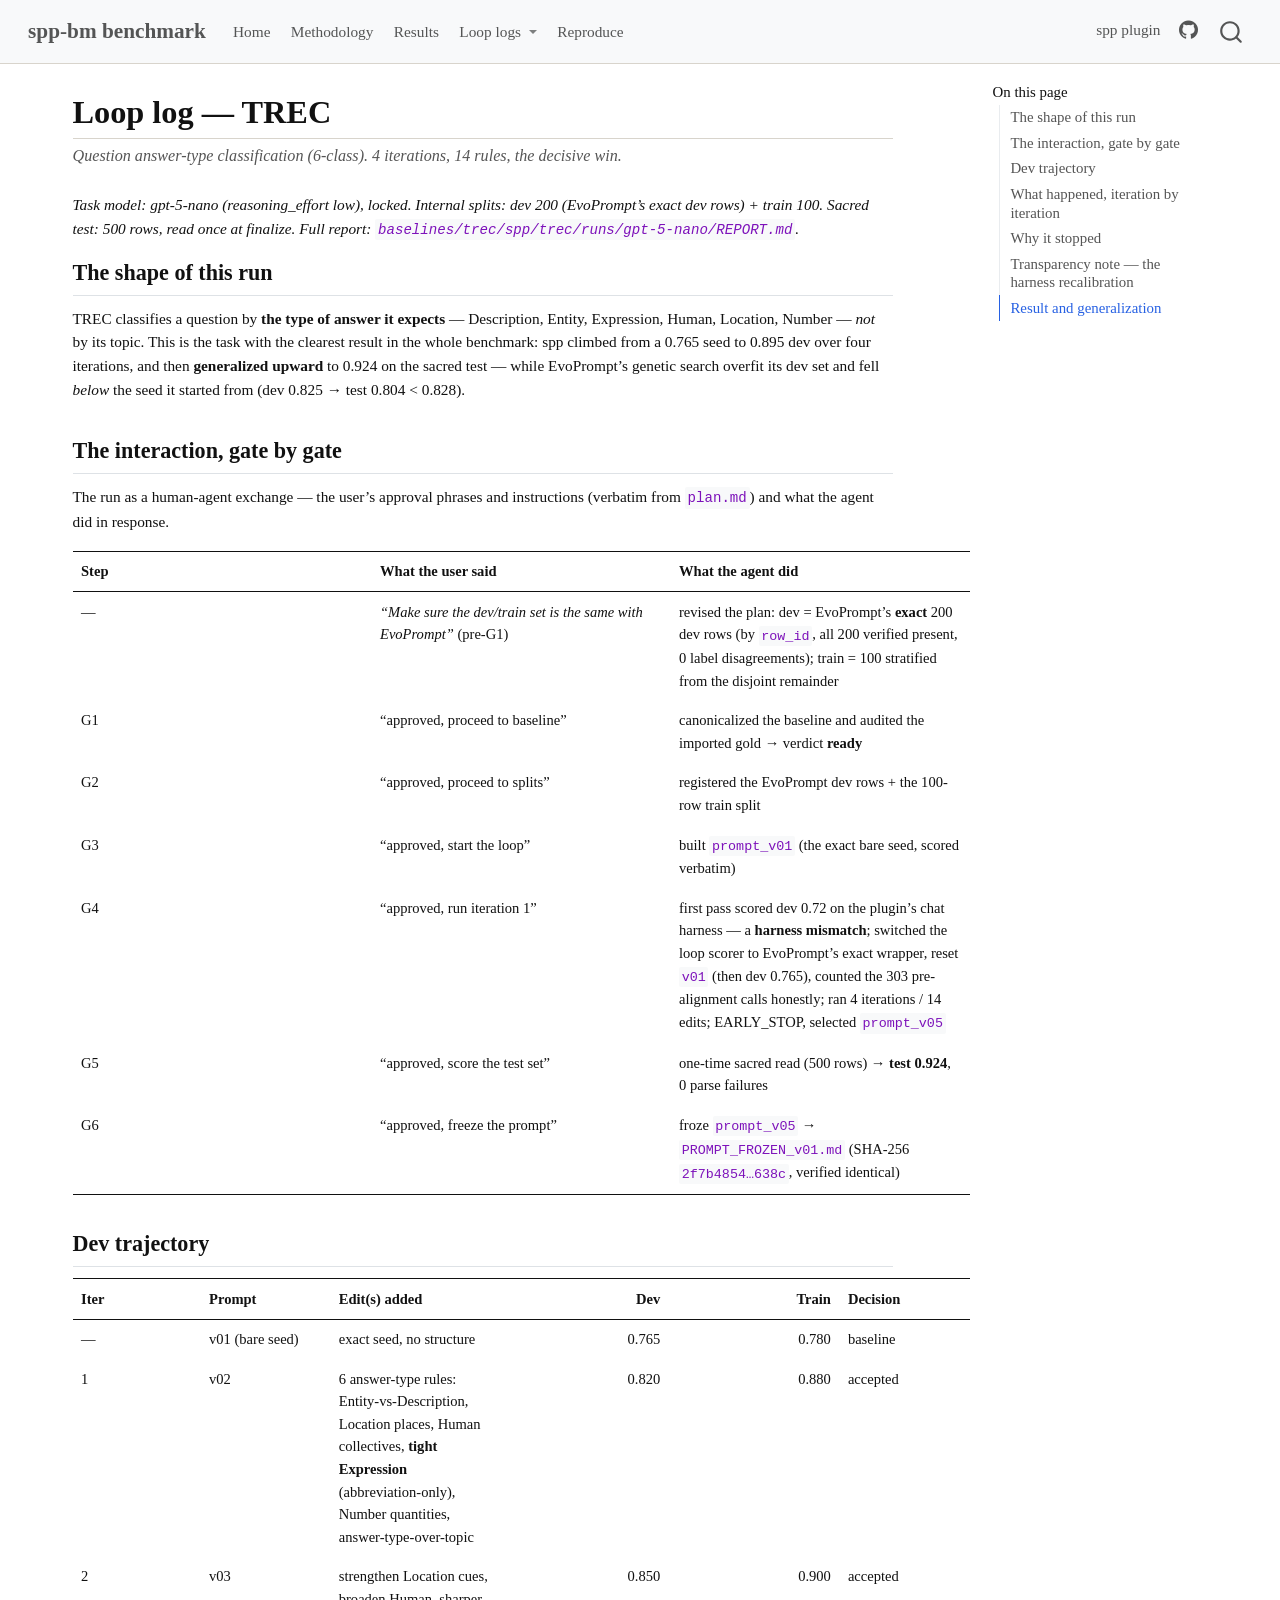
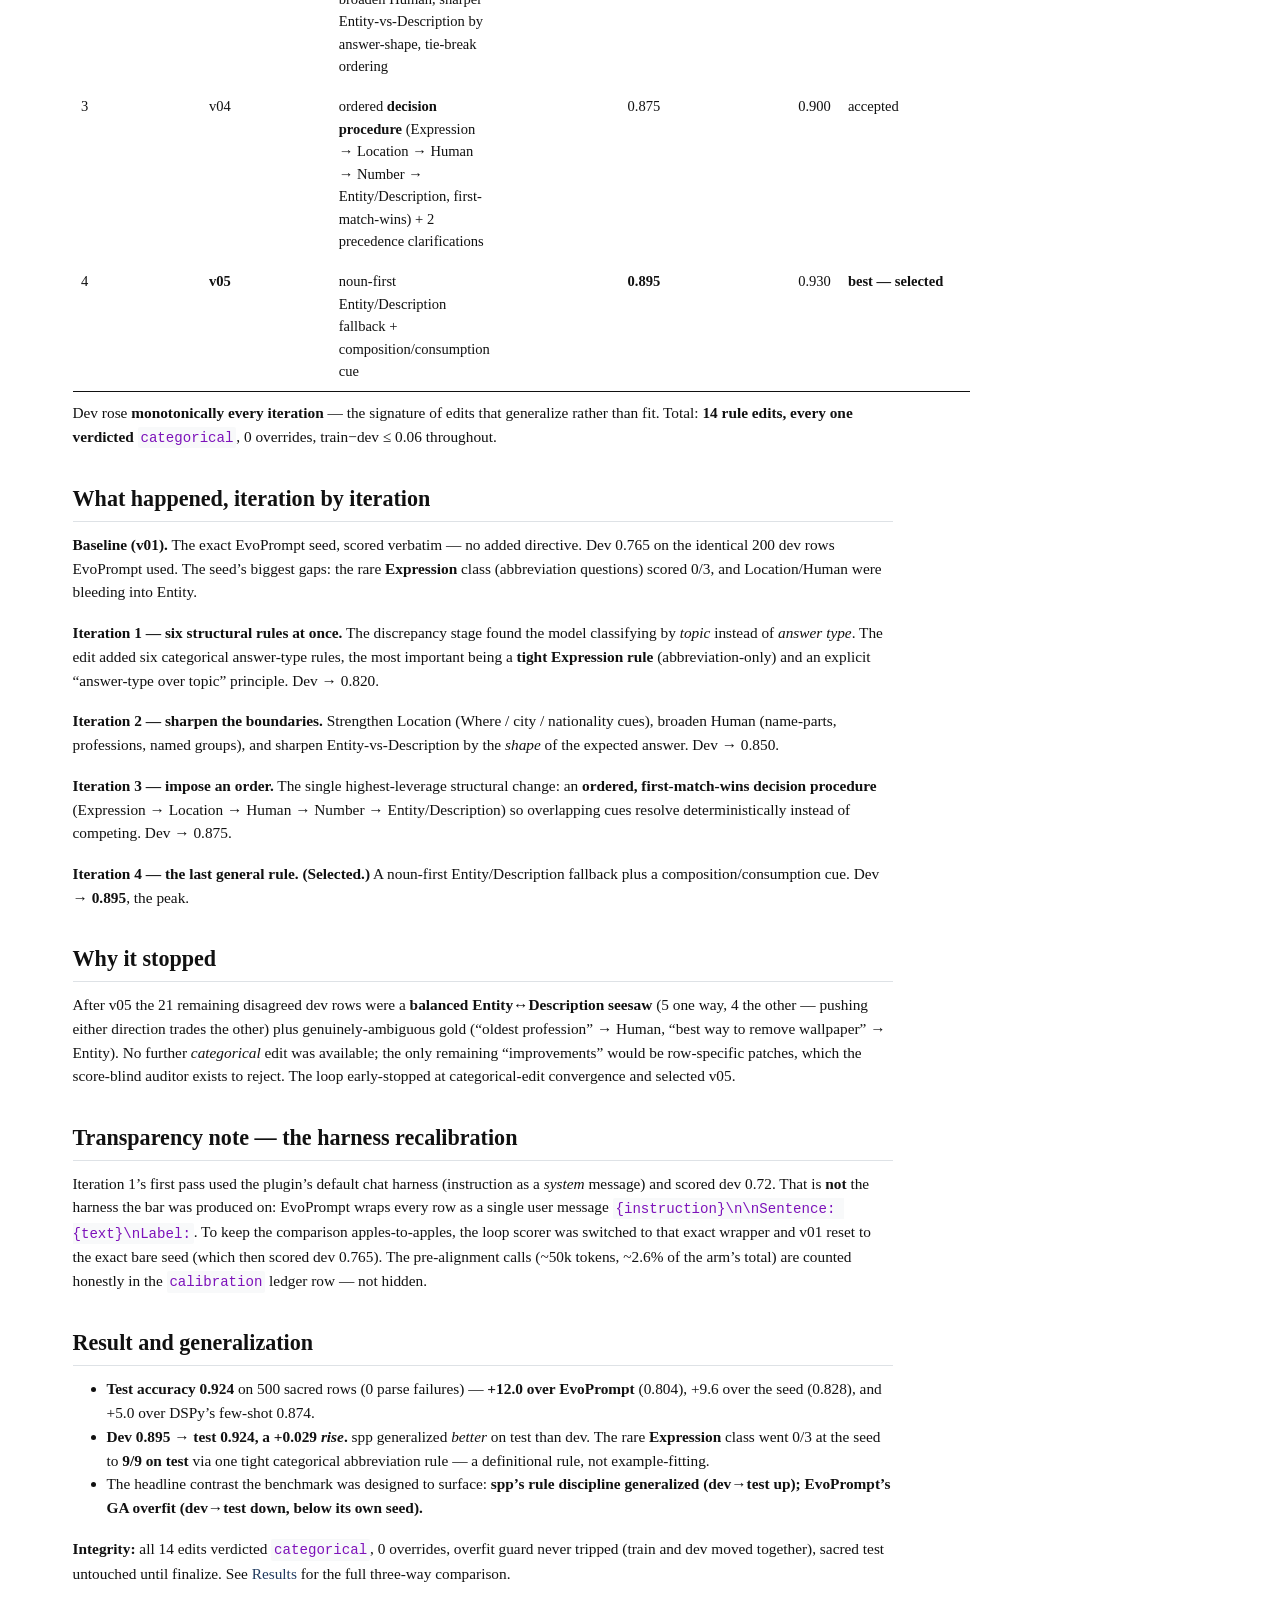
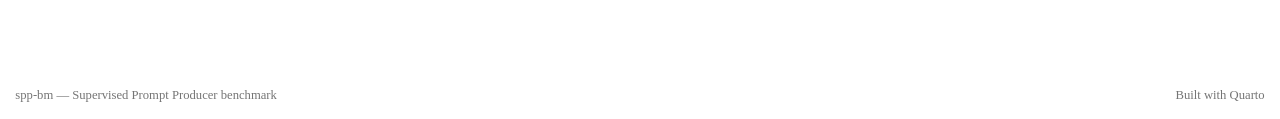
<file: loop-logs/trec.html>
<!DOCTYPE html>
<html xmlns="http://www.w3.org/1999/xhtml" lang="en" xml:lang="en"><head>

<meta charset="utf-8">
<meta name="generator" content="quarto-1.7.33">

<meta name="viewport" content="width=device-width, initial-scale=1.0, user-scalable=yes">


<title>Loop log — TREC – spp-bm</title>
<style>
code{white-space: pre-wrap;}
span.smallcaps{font-variant: small-caps;}
div.columns{display: flex; gap: min(4vw, 1.5em);}
div.column{flex: auto; overflow-x: auto;}
div.hanging-indent{margin-left: 1.5em; text-indent: -1.5em;}
ul.task-list{list-style: none;}
ul.task-list li input[type="checkbox"] {
  width: 0.8em;
  margin: 0 0.8em 0.2em -1em; /* quarto-specific, see https://github.com/quarto-dev/quarto-cli/issues/4556 */ 
  vertical-align: middle;
}
</style>


<script src="../site_libs/quarto-nav/quarto-nav.js"></script>
<script src="../site_libs/quarto-nav/headroom.min.js"></script>
<script src="../site_libs/clipboard/clipboard.min.js"></script>
<script src="../site_libs/quarto-search/autocomplete.umd.js"></script>
<script src="../site_libs/quarto-search/fuse.min.js"></script>
<script src="../site_libs/quarto-search/quarto-search.js"></script>
<meta name="quarto:offset" content="../">
<script src="../site_libs/quarto-html/quarto.js" type="module"></script>
<script src="../site_libs/quarto-html/tabsets/tabsets.js" type="module"></script>
<script src="../site_libs/quarto-html/popper.min.js"></script>
<script src="../site_libs/quarto-html/tippy.umd.min.js"></script>
<script src="../site_libs/quarto-html/anchor.min.js"></script>
<link href="../site_libs/quarto-html/tippy.css" rel="stylesheet">
<link href="../site_libs/quarto-html/quarto-syntax-highlighting-ea385d0e468b0dd5ea5bf0780b1290d9.css" rel="stylesheet" id="quarto-text-highlighting-styles">
<script src="../site_libs/bootstrap/bootstrap.min.js"></script>
<link href="../site_libs/bootstrap/bootstrap-icons.css" rel="stylesheet">
<link href="../site_libs/bootstrap/bootstrap-503c690f214a5702fe5ff55d910bb992.min.css" rel="stylesheet" append-hash="true" id="quarto-bootstrap" data-mode="light">
<script id="quarto-search-options" type="application/json">{
  "location": "navbar",
  "copy-button": false,
  "collapse-after": 3,
  "panel-placement": "end",
  "type": "overlay",
  "limit": 50,
  "keyboard-shortcut": [
    "f",
    "/",
    "s"
  ],
  "show-item-context": false,
  "language": {
    "search-no-results-text": "No results",
    "search-matching-documents-text": "matching documents",
    "search-copy-link-title": "Copy link to search",
    "search-hide-matches-text": "Hide additional matches",
    "search-more-match-text": "more match in this document",
    "search-more-matches-text": "more matches in this document",
    "search-clear-button-title": "Clear",
    "search-text-placeholder": "",
    "search-detached-cancel-button-title": "Cancel",
    "search-submit-button-title": "Submit",
    "search-label": "Search"
  }
}</script>
<style>html{ scroll-behavior: smooth; }</style>


<link rel="stylesheet" href="../styles/report.css">
</head>

<body class="nav-fixed quarto-light">

<div id="quarto-search-results"></div>
  <header id="quarto-header" class="headroom fixed-top">
    <nav class="navbar navbar-expand-lg " data-bs-theme="dark">
      <div class="navbar-container container-fluid">
      <div class="navbar-brand-container mx-auto">
    <a class="navbar-brand" href="../index.html">
    <span class="navbar-title">spp-bm benchmark</span>
    </a>
  </div>
            <div id="quarto-search" class="" title="Search"></div>
          <button class="navbar-toggler" type="button" data-bs-toggle="collapse" data-bs-target="#navbarCollapse" aria-controls="navbarCollapse" role="menu" aria-expanded="false" aria-label="Toggle navigation" onclick="if (window.quartoToggleHeadroom) { window.quartoToggleHeadroom(); }">
  <span class="navbar-toggler-icon"></span>
</button>
          <div class="collapse navbar-collapse" id="navbarCollapse">
            <ul class="navbar-nav navbar-nav-scroll me-auto">
  <li class="nav-item">
    <a class="nav-link" href="../index.html"> 
<span class="menu-text">Home</span></a>
  </li>  
  <li class="nav-item">
    <a class="nav-link" href="../methodology.html"> 
<span class="menu-text">Methodology</span></a>
  </li>  
  <li class="nav-item">
    <a class="nav-link" href="../results.html"> 
<span class="menu-text">Results</span></a>
  </li>  
  <li class="nav-item dropdown ">
    <a class="nav-link dropdown-toggle" href="#" id="nav-menu-loop-logs" role="link" data-bs-toggle="dropdown" aria-expanded="false">
 <span class="menu-text">Loop logs</span>
    </a>
    <ul class="dropdown-menu" aria-labelledby="nav-menu-loop-logs">    
        <li>
    <a class="dropdown-item" href="../loop-logs/index.html">
 <span class="dropdown-text">Overview</span></a>
  </li>  
        <li>
    <a class="dropdown-item" href="../loop-logs/ag_news.html">
 <span class="dropdown-text">AG News</span></a>
  </li>  
        <li>
    <a class="dropdown-item" href="../loop-logs/sst5.html">
 <span class="dropdown-text">SST-5</span></a>
  </li>  
        <li>
    <a class="dropdown-item" href="../loop-logs/trec.html">
 <span class="dropdown-text">TREC</span></a>
  </li>  
    </ul>
  </li>
  <li class="nav-item">
    <a class="nav-link" href="../reproduce.html"> 
<span class="menu-text">Reproduce</span></a>
  </li>  
</ul>
            <ul class="navbar-nav navbar-nav-scroll ms-auto">
  <li class="nav-item">
    <a class="nav-link" href="https://jaylbean.github.io/spp-site/"> 
<span class="menu-text">spp plugin</span></a>
  </li>  
  <li class="nav-item compact">
    <a class="nav-link" href="https://github.com/JayLBean/spp-benchmark"> <i class="bi bi-github" role="img" aria-label="GitHub repository">
</i> 
<span class="menu-text"></span></a>
  </li>  
</ul>
          </div> <!-- /navcollapse -->
            <div class="quarto-navbar-tools">
</div>
      </div> <!-- /container-fluid -->
    </nav>
</header>
<!-- content -->
<div id="quarto-content" class="quarto-container page-columns page-rows-contents page-layout-full page-navbar">
<!-- sidebar -->
<!-- margin-sidebar -->
    <div id="quarto-margin-sidebar" class="sidebar margin-sidebar">
        <nav id="TOC" role="doc-toc" class="toc-active">
    <h2 id="toc-title">On this page</h2>
   
  <ul>
  <li><a href="#the-shape-of-this-run" id="toc-the-shape-of-this-run" class="nav-link active" data-scroll-target="#the-shape-of-this-run">The shape of this run</a></li>
  <li><a href="#the-interaction-gate-by-gate" id="toc-the-interaction-gate-by-gate" class="nav-link" data-scroll-target="#the-interaction-gate-by-gate">The interaction, gate by gate</a></li>
  <li><a href="#dev-trajectory" id="toc-dev-trajectory" class="nav-link" data-scroll-target="#dev-trajectory">Dev trajectory</a></li>
  <li><a href="#what-happened-iteration-by-iteration" id="toc-what-happened-iteration-by-iteration" class="nav-link" data-scroll-target="#what-happened-iteration-by-iteration">What happened, iteration by iteration</a></li>
  <li><a href="#why-it-stopped" id="toc-why-it-stopped" class="nav-link" data-scroll-target="#why-it-stopped">Why it stopped</a></li>
  <li><a href="#transparency-note-the-harness-recalibration" id="toc-transparency-note-the-harness-recalibration" class="nav-link" data-scroll-target="#transparency-note-the-harness-recalibration">Transparency note — the harness recalibration</a></li>
  <li><a href="#result-and-generalization" id="toc-result-and-generalization" class="nav-link" data-scroll-target="#result-and-generalization">Result and generalization</a></li>
  </ul>
</nav>
    </div>
<!-- main -->
<main class="content column-page-left" id="quarto-document-content">

<header id="title-block-header" class="quarto-title-block default">
<div class="quarto-title">
<h1 class="title">Loop log — TREC</h1>
<p class="subtitle lead">Question answer-type classification (6-class). 4 iterations, 14 rules, the decisive win.</p>
</div>



<div class="quarto-title-meta column-page-left">

    
  
    
  </div>
  


</header>


<p><em>Task model: gpt-5-nano (reasoning_effort low), locked. Internal splits: dev 200 (EvoPrompt’s exact dev rows) + train 100. Sacred test: 500 rows, read once at finalize. Full report: <code>baselines/trec/spp/trec/runs/gpt-5-nano/REPORT.md</code>.</em></p>
<section id="the-shape-of-this-run" class="level2">
<h2 class="anchored" data-anchor-id="the-shape-of-this-run">The shape of this run</h2>
<p>TREC classifies a question by <strong>the type of answer it expects</strong> — Description, Entity, Expression, Human, Location, Number — <em>not</em> by its topic. This is the task with the clearest result in the whole benchmark: spp climbed from a 0.765 seed to 0.895 dev over four iterations, and then <strong>generalized upward</strong> to 0.924 on the sacred test — while EvoPrompt’s genetic search overfit its dev set and fell <em>below</em> the seed it started from (dev 0.825 → test 0.804 &lt; 0.828).</p>
</section>
<section id="the-interaction-gate-by-gate" class="level2">
<h2 class="anchored" data-anchor-id="the-interaction-gate-by-gate">The interaction, gate by gate</h2>
<p>The run as a human-agent exchange — the user’s approval phrases and instructions (verbatim from <code>plan.md</code>) and what the agent did in response.</p>
<table class="caption-top table">
<colgroup>
<col style="width: 33%">
<col style="width: 33%">
<col style="width: 33%">
</colgroup>
<thead>
<tr class="header">
<th>Step</th>
<th>What the user said</th>
<th>What the agent did</th>
</tr>
</thead>
<tbody>
<tr class="odd">
<td>—</td>
<td><em>“Make sure the dev/train set is the same with EvoPrompt”</em> (pre-G1)</td>
<td>revised the plan: dev = EvoPrompt’s <strong>exact</strong> 200 dev rows (by <code>row_id</code>, all 200 verified present, 0 label disagreements); train = 100 stratified from the disjoint remainder</td>
</tr>
<tr class="even">
<td>G1</td>
<td>“approved, proceed to baseline”</td>
<td>canonicalized the baseline and audited the imported gold → verdict <strong>ready</strong></td>
</tr>
<tr class="odd">
<td>G2</td>
<td>“approved, proceed to splits”</td>
<td>registered the EvoPrompt dev rows + the 100-row train split</td>
</tr>
<tr class="even">
<td>G3</td>
<td>“approved, start the loop”</td>
<td>built <code>prompt_v01</code> (the exact bare seed, scored verbatim)</td>
</tr>
<tr class="odd">
<td>G4</td>
<td>“approved, run iteration 1”</td>
<td>first pass scored dev 0.72 on the plugin’s chat harness — a <strong>harness mismatch</strong>; switched the loop scorer to EvoPrompt’s exact wrapper, reset <code>v01</code> (then dev 0.765), counted the 303 pre-alignment calls honestly; ran 4 iterations / 14 edits; EARLY_STOP, selected <code>prompt_v05</code></td>
</tr>
<tr class="even">
<td>G5</td>
<td>“approved, score the test set”</td>
<td>one-time sacred read (500 rows) → <strong>test 0.924</strong>, 0 parse failures</td>
</tr>
<tr class="odd">
<td>G6</td>
<td>“approved, freeze the prompt”</td>
<td>froze <code>prompt_v05</code> → <code>PROMPT_FROZEN_v01.md</code> (SHA-256 <code>2f7b4854…638c</code>, verified identical)</td>
</tr>
</tbody>
</table>
</section>
<section id="dev-trajectory" class="level2">
<h2 class="anchored" data-anchor-id="dev-trajectory">Dev trajectory</h2>
<table class="caption-top table">
<colgroup>
<col style="width: 15%">
<col style="width: 15%">
<col style="width: 15%">
<col style="width: 20%">
<col style="width: 20%">
<col style="width: 15%">
</colgroup>
<thead>
<tr class="header">
<th>Iter</th>
<th>Prompt</th>
<th>Edit(s) added</th>
<th style="text-align: right;">Dev</th>
<th style="text-align: right;">Train</th>
<th>Decision</th>
</tr>
</thead>
<tbody>
<tr class="odd">
<td>—</td>
<td>v01 (bare seed)</td>
<td>exact seed, no structure</td>
<td style="text-align: right;">0.765</td>
<td style="text-align: right;">0.780</td>
<td>baseline</td>
</tr>
<tr class="even">
<td>1</td>
<td>v02</td>
<td>6 answer-type rules: Entity-vs-Description, Location places, Human collectives, <strong>tight Expression</strong> (abbreviation-only), Number quantities, answer-type-over-topic</td>
<td style="text-align: right;">0.820</td>
<td style="text-align: right;">0.880</td>
<td>accepted</td>
</tr>
<tr class="odd">
<td>2</td>
<td>v03</td>
<td>strengthen Location cues, broaden Human, sharper Entity-vs-Description by answer-shape, tie-break ordering</td>
<td style="text-align: right;">0.850</td>
<td style="text-align: right;">0.900</td>
<td>accepted</td>
</tr>
<tr class="even">
<td>3</td>
<td>v04</td>
<td>ordered <strong>decision procedure</strong> (Expression → Location → Human → Number → Entity/Description, first-match-wins) + 2 precedence clarifications</td>
<td style="text-align: right;">0.875</td>
<td style="text-align: right;">0.900</td>
<td>accepted</td>
</tr>
<tr class="odd">
<td>4</td>
<td><strong>v05</strong></td>
<td>noun-first Entity/Description fallback + composition/consumption cue</td>
<td style="text-align: right;"><strong>0.895</strong></td>
<td style="text-align: right;">0.930</td>
<td><strong>best — selected</strong></td>
</tr>
</tbody>
</table>
<p>Dev rose <strong>monotonically every iteration</strong> — the signature of edits that generalize rather than fit. Total: <strong>14 rule edits, every one verdicted <code>categorical</code></strong>, 0 overrides, train−dev ≤ 0.06 throughout.</p>
</section>
<section id="what-happened-iteration-by-iteration" class="level2">
<h2 class="anchored" data-anchor-id="what-happened-iteration-by-iteration">What happened, iteration by iteration</h2>
<p><strong>Baseline (v01).</strong> The exact EvoPrompt seed, scored verbatim — no added directive. Dev 0.765 on the identical 200 dev rows EvoPrompt used. The seed’s biggest gaps: the rare <strong>Expression</strong> class (abbreviation questions) scored 0/3, and Location/Human were bleeding into Entity.</p>
<p><strong>Iteration 1 — six structural rules at once.</strong> The discrepancy stage found the model classifying by <em>topic</em> instead of <em>answer type</em>. The edit added six categorical answer-type rules, the most important being a <strong>tight Expression rule</strong> (abbreviation-only) and an explicit “answer-type over topic” principle. Dev → 0.820.</p>
<p><strong>Iteration 2 — sharpen the boundaries.</strong> Strengthen Location (Where / city / nationality cues), broaden Human (name-parts, professions, named groups), and sharpen Entity-vs-Description by the <em>shape</em> of the expected answer. Dev → 0.850.</p>
<p><strong>Iteration 3 — impose an order.</strong> The single highest-leverage structural change: an <strong>ordered, first-match-wins decision procedure</strong> (Expression → Location → Human → Number → Entity/Description) so overlapping cues resolve deterministically instead of competing. Dev → 0.875.</p>
<p><strong>Iteration 4 — the last general rule. (Selected.)</strong> A noun-first Entity/Description fallback plus a composition/consumption cue. Dev → <strong>0.895</strong>, the peak.</p>
</section>
<section id="why-it-stopped" class="level2">
<h2 class="anchored" data-anchor-id="why-it-stopped">Why it stopped</h2>
<p>After v05 the 21 remaining disagreed dev rows were a <strong>balanced Entity↔︎Description seesaw</strong> (5 one way, 4 the other — pushing either direction trades the other) plus genuinely-ambiguous gold (“oldest profession” → Human, “best way to remove wallpaper” → Entity). No further <em>categorical</em> edit was available; the only remaining “improvements” would be row-specific patches, which the score-blind auditor exists to reject. The loop early-stopped at categorical-edit convergence and selected v05.</p>
</section>
<section id="transparency-note-the-harness-recalibration" class="level2">
<h2 class="anchored" data-anchor-id="transparency-note-the-harness-recalibration">Transparency note — the harness recalibration</h2>
<p>Iteration 1’s first pass used the plugin’s default chat harness (instruction as a <em>system</em> message) and scored dev 0.72. That is <strong>not</strong> the harness the bar was produced on: EvoPrompt wraps every row as a single user message <code>{instruction}\n\nSentence: {text}\nLabel:</code>. To keep the comparison apples-to-apples, the loop scorer was switched to that exact wrapper and v01 reset to the exact bare seed (which then scored dev 0.765). The pre-alignment calls (~50k tokens, ~2.6% of the arm’s total) are counted honestly in the <code>calibration</code> ledger row — not hidden.</p>
</section>
<section id="result-and-generalization" class="level2">
<h2 class="anchored" data-anchor-id="result-and-generalization">Result and generalization</h2>
<ul>
<li><strong>Test accuracy 0.924</strong> on 500 sacred rows (0 parse failures) — <strong>+12.0 over EvoPrompt</strong> (0.804), +9.6 over the seed (0.828), and +5.0 over DSPy’s few-shot 0.874.</li>
<li><strong>Dev 0.895 → test 0.924, a +0.029 <em>rise</em>.</strong> spp generalized <em>better</em> on test than dev. The rare <strong>Expression</strong> class went 0/3 at the seed to <strong>9/9 on test</strong> via one tight categorical abbreviation rule — a definitional rule, not example-fitting.</li>
<li>The headline contrast the benchmark was designed to surface: <strong>spp’s rule discipline generalized (dev→test up); EvoPrompt’s GA overfit (dev→test down, below its own seed).</strong></li>
</ul>
<p><strong>Integrity:</strong> all 14 edits verdicted <code>categorical</code>, 0 overrides, overfit guard never tripped (train and dev moved together), sacred test untouched until finalize. See <a href="../results.html">Results</a> for the full three-way comparison.</p>


</section>

</main> <!-- /main -->
<script id="quarto-html-after-body" type="application/javascript">
  window.document.addEventListener("DOMContentLoaded", function (event) {
    const icon = "";
    const anchorJS = new window.AnchorJS();
    anchorJS.options = {
      placement: 'right',
      icon: icon
    };
    anchorJS.add('.anchored');
    const isCodeAnnotation = (el) => {
      for (const clz of el.classList) {
        if (clz.startsWith('code-annotation-')) {                     
          return true;
        }
      }
      return false;
    }
    const onCopySuccess = function(e) {
      // button target
      const button = e.trigger;
      // don't keep focus
      button.blur();
      // flash "checked"
      button.classList.add('code-copy-button-checked');
      var currentTitle = button.getAttribute("title");
      button.setAttribute("title", "Copied!");
      let tooltip;
      if (window.bootstrap) {
        button.setAttribute("data-bs-toggle", "tooltip");
        button.setAttribute("data-bs-placement", "left");
        button.setAttribute("data-bs-title", "Copied!");
        tooltip = new bootstrap.Tooltip(button, 
          { trigger: "manual", 
            customClass: "code-copy-button-tooltip",
            offset: [0, -8]});
        tooltip.show();    
      }
      setTimeout(function() {
        if (tooltip) {
          tooltip.hide();
          button.removeAttribute("data-bs-title");
          button.removeAttribute("data-bs-toggle");
          button.removeAttribute("data-bs-placement");
        }
        button.setAttribute("title", currentTitle);
        button.classList.remove('code-copy-button-checked');
      }, 1000);
      // clear code selection
      e.clearSelection();
    }
    const getTextToCopy = function(trigger) {
        const codeEl = trigger.previousElementSibling.cloneNode(true);
        for (const childEl of codeEl.children) {
          if (isCodeAnnotation(childEl)) {
            childEl.remove();
          }
        }
        return codeEl.innerText;
    }
    const clipboard = new window.ClipboardJS('.code-copy-button:not([data-in-quarto-modal])', {
      text: getTextToCopy
    });
    clipboard.on('success', onCopySuccess);
    if (window.document.getElementById('quarto-embedded-source-code-modal')) {
      const clipboardModal = new window.ClipboardJS('.code-copy-button[data-in-quarto-modal]', {
        text: getTextToCopy,
        container: window.document.getElementById('quarto-embedded-source-code-modal')
      });
      clipboardModal.on('success', onCopySuccess);
    }
      var localhostRegex = new RegExp(/^(?:http|https):\/\/localhost\:?[0-9]*\//);
      var mailtoRegex = new RegExp(/^mailto:/);
        var filterRegex = new RegExp("https:\/\/jaylbean\.github\.io\/spp-benchmark\/");
      var isInternal = (href) => {
          return filterRegex.test(href) || localhostRegex.test(href) || mailtoRegex.test(href);
      }
      // Inspect non-navigation links and adorn them if external
     var links = window.document.querySelectorAll('a[href]:not(.nav-link):not(.navbar-brand):not(.toc-action):not(.sidebar-link):not(.sidebar-item-toggle):not(.pagination-link):not(.no-external):not([aria-hidden]):not(.dropdown-item):not(.quarto-navigation-tool):not(.about-link)');
      for (var i=0; i<links.length; i++) {
        const link = links[i];
        if (!isInternal(link.href)) {
          // undo the damage that might have been done by quarto-nav.js in the case of
          // links that we want to consider external
          if (link.dataset.originalHref !== undefined) {
            link.href = link.dataset.originalHref;
          }
            // target, if specified
            link.setAttribute("target", "_blank");
            if (link.getAttribute("rel") === null) {
              link.setAttribute("rel", "noopener");
            }
        }
      }
    function tippyHover(el, contentFn, onTriggerFn, onUntriggerFn) {
      const config = {
        allowHTML: true,
        maxWidth: 500,
        delay: 100,
        arrow: false,
        appendTo: function(el) {
            return el.parentElement;
        },
        interactive: true,
        interactiveBorder: 10,
        theme: 'quarto',
        placement: 'bottom-start',
      };
      if (contentFn) {
        config.content = contentFn;
      }
      if (onTriggerFn) {
        config.onTrigger = onTriggerFn;
      }
      if (onUntriggerFn) {
        config.onUntrigger = onUntriggerFn;
      }
      window.tippy(el, config); 
    }
    const noterefs = window.document.querySelectorAll('a[role="doc-noteref"]');
    for (var i=0; i<noterefs.length; i++) {
      const ref = noterefs[i];
      tippyHover(ref, function() {
        // use id or data attribute instead here
        let href = ref.getAttribute('data-footnote-href') || ref.getAttribute('href');
        try { href = new URL(href).hash; } catch {}
        const id = href.replace(/^#\/?/, "");
        const note = window.document.getElementById(id);
        if (note) {
          return note.innerHTML;
        } else {
          return "";
        }
      });
    }
    const xrefs = window.document.querySelectorAll('a.quarto-xref');
    const processXRef = (id, note) => {
      // Strip column container classes
      const stripColumnClz = (el) => {
        el.classList.remove("page-full", "page-columns");
        if (el.children) {
          for (const child of el.children) {
            stripColumnClz(child);
          }
        }
      }
      stripColumnClz(note)
      if (id === null || id.startsWith('sec-')) {
        // Special case sections, only their first couple elements
        const container = document.createElement("div");
        if (note.children && note.children.length > 2) {
          container.appendChild(note.children[0].cloneNode(true));
          for (let i = 1; i < note.children.length; i++) {
            const child = note.children[i];
            if (child.tagName === "P" && child.innerText === "") {
              continue;
            } else {
              container.appendChild(child.cloneNode(true));
              break;
            }
          }
          if (window.Quarto?.typesetMath) {
            window.Quarto.typesetMath(container);
          }
          return container.innerHTML
        } else {
          if (window.Quarto?.typesetMath) {
            window.Quarto.typesetMath(note);
          }
          return note.innerHTML;
        }
      } else {
        // Remove any anchor links if they are present
        const anchorLink = note.querySelector('a.anchorjs-link');
        if (anchorLink) {
          anchorLink.remove();
        }
        if (window.Quarto?.typesetMath) {
          window.Quarto.typesetMath(note);
        }
        if (note.classList.contains("callout")) {
          return note.outerHTML;
        } else {
          return note.innerHTML;
        }
      }
    }
    for (var i=0; i<xrefs.length; i++) {
      const xref = xrefs[i];
      tippyHover(xref, undefined, function(instance) {
        instance.disable();
        let url = xref.getAttribute('href');
        let hash = undefined; 
        if (url.startsWith('#')) {
          hash = url;
        } else {
          try { hash = new URL(url).hash; } catch {}
        }
        if (hash) {
          const id = hash.replace(/^#\/?/, "");
          const note = window.document.getElementById(id);
          if (note !== null) {
            try {
              const html = processXRef(id, note.cloneNode(true));
              instance.setContent(html);
            } finally {
              instance.enable();
              instance.show();
            }
          } else {
            // See if we can fetch this
            fetch(url.split('#')[0])
            .then(res => res.text())
            .then(html => {
              const parser = new DOMParser();
              const htmlDoc = parser.parseFromString(html, "text/html");
              const note = htmlDoc.getElementById(id);
              if (note !== null) {
                const html = processXRef(id, note);
                instance.setContent(html);
              } 
            }).finally(() => {
              instance.enable();
              instance.show();
            });
          }
        } else {
          // See if we can fetch a full url (with no hash to target)
          // This is a special case and we should probably do some content thinning / targeting
          fetch(url)
          .then(res => res.text())
          .then(html => {
            const parser = new DOMParser();
            const htmlDoc = parser.parseFromString(html, "text/html");
            const note = htmlDoc.querySelector('main.content');
            if (note !== null) {
              // This should only happen for chapter cross references
              // (since there is no id in the URL)
              // remove the first header
              if (note.children.length > 0 && note.children[0].tagName === "HEADER") {
                note.children[0].remove();
              }
              const html = processXRef(null, note);
              instance.setContent(html);
            } 
          }).finally(() => {
            instance.enable();
            instance.show();
          });
        }
      }, function(instance) {
      });
    }
        let selectedAnnoteEl;
        const selectorForAnnotation = ( cell, annotation) => {
          let cellAttr = 'data-code-cell="' + cell + '"';
          let lineAttr = 'data-code-annotation="' +  annotation + '"';
          const selector = 'span[' + cellAttr + '][' + lineAttr + ']';
          return selector;
        }
        const selectCodeLines = (annoteEl) => {
          const doc = window.document;
          const targetCell = annoteEl.getAttribute("data-target-cell");
          const targetAnnotation = annoteEl.getAttribute("data-target-annotation");
          const annoteSpan = window.document.querySelector(selectorForAnnotation(targetCell, targetAnnotation));
          const lines = annoteSpan.getAttribute("data-code-lines").split(",");
          const lineIds = lines.map((line) => {
            return targetCell + "-" + line;
          })
          let top = null;
          let height = null;
          let parent = null;
          if (lineIds.length > 0) {
              //compute the position of the single el (top and bottom and make a div)
              const el = window.document.getElementById(lineIds[0]);
              top = el.offsetTop;
              height = el.offsetHeight;
              parent = el.parentElement.parentElement;
            if (lineIds.length > 1) {
              const lastEl = window.document.getElementById(lineIds[lineIds.length - 1]);
              const bottom = lastEl.offsetTop + lastEl.offsetHeight;
              height = bottom - top;
            }
            if (top !== null && height !== null && parent !== null) {
              // cook up a div (if necessary) and position it 
              let div = window.document.getElementById("code-annotation-line-highlight");
              if (div === null) {
                div = window.document.createElement("div");
                div.setAttribute("id", "code-annotation-line-highlight");
                div.style.position = 'absolute';
                parent.appendChild(div);
              }
              div.style.top = top - 2 + "px";
              div.style.height = height + 4 + "px";
              div.style.left = 0;
              let gutterDiv = window.document.getElementById("code-annotation-line-highlight-gutter");
              if (gutterDiv === null) {
                gutterDiv = window.document.createElement("div");
                gutterDiv.setAttribute("id", "code-annotation-line-highlight-gutter");
                gutterDiv.style.position = 'absolute';
                const codeCell = window.document.getElementById(targetCell);
                const gutter = codeCell.querySelector('.code-annotation-gutter');
                gutter.appendChild(gutterDiv);
              }
              gutterDiv.style.top = top - 2 + "px";
              gutterDiv.style.height = height + 4 + "px";
            }
            selectedAnnoteEl = annoteEl;
          }
        };
        const unselectCodeLines = () => {
          const elementsIds = ["code-annotation-line-highlight", "code-annotation-line-highlight-gutter"];
          elementsIds.forEach((elId) => {
            const div = window.document.getElementById(elId);
            if (div) {
              div.remove();
            }
          });
          selectedAnnoteEl = undefined;
        };
          // Handle positioning of the toggle
      window.addEventListener(
        "resize",
        throttle(() => {
          elRect = undefined;
          if (selectedAnnoteEl) {
            selectCodeLines(selectedAnnoteEl);
          }
        }, 10)
      );
      function throttle(fn, ms) {
      let throttle = false;
      let timer;
        return (...args) => {
          if(!throttle) { // first call gets through
              fn.apply(this, args);
              throttle = true;
          } else { // all the others get throttled
              if(timer) clearTimeout(timer); // cancel #2
              timer = setTimeout(() => {
                fn.apply(this, args);
                timer = throttle = false;
              }, ms);
          }
        };
      }
        // Attach click handler to the DT
        const annoteDls = window.document.querySelectorAll('dt[data-target-cell]');
        for (const annoteDlNode of annoteDls) {
          annoteDlNode.addEventListener('click', (event) => {
            const clickedEl = event.target;
            if (clickedEl !== selectedAnnoteEl) {
              unselectCodeLines();
              const activeEl = window.document.querySelector('dt[data-target-cell].code-annotation-active');
              if (activeEl) {
                activeEl.classList.remove('code-annotation-active');
              }
              selectCodeLines(clickedEl);
              clickedEl.classList.add('code-annotation-active');
            } else {
              // Unselect the line
              unselectCodeLines();
              clickedEl.classList.remove('code-annotation-active');
            }
          });
        }
    const findCites = (el) => {
      const parentEl = el.parentElement;
      if (parentEl) {
        const cites = parentEl.dataset.cites;
        if (cites) {
          return {
            el,
            cites: cites.split(' ')
          };
        } else {
          return findCites(el.parentElement)
        }
      } else {
        return undefined;
      }
    };
    var bibliorefs = window.document.querySelectorAll('a[role="doc-biblioref"]');
    for (var i=0; i<bibliorefs.length; i++) {
      const ref = bibliorefs[i];
      const citeInfo = findCites(ref);
      if (citeInfo) {
        tippyHover(citeInfo.el, function() {
          var popup = window.document.createElement('div');
          citeInfo.cites.forEach(function(cite) {
            var citeDiv = window.document.createElement('div');
            citeDiv.classList.add('hanging-indent');
            citeDiv.classList.add('csl-entry');
            var biblioDiv = window.document.getElementById('ref-' + cite);
            if (biblioDiv) {
              citeDiv.innerHTML = biblioDiv.innerHTML;
            }
            popup.appendChild(citeDiv);
          });
          return popup.innerHTML;
        });
      }
    }
  });
  </script>
</div> <!-- /content -->
<footer class="footer">
  <div class="nav-footer">
    <div class="nav-footer-left">
<p>spp-bm — Supervised Prompt Producer benchmark</p>
</div>   
    <div class="nav-footer-center">
      &nbsp;
    </div>
    <div class="nav-footer-right">
<p>Built with <a href="https://quarto.org">Quarto</a></p>
</div>
  </div>
</footer>




<script src="../site_libs/quarto-html/zenscroll-min.js"></script>
</body></html>
</file>
<file: site_libs/quarto-html/tippy.css>
.tippy-box[data-animation=fade][data-state=hidden]{opacity:0}[data-tippy-root]{max-width:calc(100vw - 10px)}.tippy-box{position:relative;background-color:#333;color:#fff;border-radius:4px;font-size:14px;line-height:1.4;white-space:normal;outline:0;transition-property:transform,visibility,opacity}.tippy-box[data-placement^=top]>.tippy-arrow{bottom:0}.tippy-box[data-placement^=top]>.tippy-arrow:before{bottom:-7px;left:0;border-width:8px 8px 0;border-top-color:initial;transform-origin:center top}.tippy-box[data-placement^=bottom]>.tippy-arrow{top:0}.tippy-box[data-placement^=bottom]>.tippy-arrow:before{top:-7px;left:0;border-width:0 8px 8px;border-bottom-color:initial;transform-origin:center bottom}.tippy-box[data-placement^=left]>.tippy-arrow{right:0}.tippy-box[data-placement^=left]>.tippy-arrow:before{border-width:8px 0 8px 8px;border-left-color:initial;right:-7px;transform-origin:center left}.tippy-box[data-placement^=right]>.tippy-arrow{left:0}.tippy-box[data-placement^=right]>.tippy-arrow:before{left:-7px;border-width:8px 8px 8px 0;border-right-color:initial;transform-origin:center right}.tippy-box[data-inertia][data-state=visible]{transition-timing-function:cubic-bezier(.54,1.5,.38,1.11)}.tippy-arrow{width:16px;height:16px;color:#333}.tippy-arrow:before{content:"";position:absolute;border-color:transparent;border-style:solid}.tippy-content{position:relative;padding:5px 9px;z-index:1}
</file>
<file: site_libs/quarto-html/quarto-syntax-highlighting-ea385d0e468b0dd5ea5bf0780b1290d9.css>
/* quarto syntax highlight colors */
:root {
  --quarto-hl-ot-color: #003B4F;
  --quarto-hl-at-color: #657422;
  --quarto-hl-ss-color: #20794D;
  --quarto-hl-an-color: #5E5E5E;
  --quarto-hl-fu-color: #4758AB;
  --quarto-hl-st-color: #20794D;
  --quarto-hl-cf-color: #003B4F;
  --quarto-hl-op-color: #5E5E5E;
  --quarto-hl-er-color: #AD0000;
  --quarto-hl-bn-color: #AD0000;
  --quarto-hl-al-color: #AD0000;
  --quarto-hl-va-color: #111111;
  --quarto-hl-bu-color: inherit;
  --quarto-hl-ex-color: inherit;
  --quarto-hl-pp-color: #AD0000;
  --quarto-hl-in-color: #5E5E5E;
  --quarto-hl-vs-color: #20794D;
  --quarto-hl-wa-color: #5E5E5E;
  --quarto-hl-do-color: #5E5E5E;
  --quarto-hl-im-color: #00769E;
  --quarto-hl-ch-color: #20794D;
  --quarto-hl-dt-color: #AD0000;
  --quarto-hl-fl-color: #AD0000;
  --quarto-hl-co-color: #5E5E5E;
  --quarto-hl-cv-color: #5E5E5E;
  --quarto-hl-cn-color: #8f5902;
  --quarto-hl-sc-color: #5E5E5E;
  --quarto-hl-dv-color: #AD0000;
  --quarto-hl-kw-color: #003B4F;
}

/* other quarto variables */
:root {
  --quarto-font-monospace: SFMono-Regular, Menlo, Monaco, Consolas, "Liberation Mono", "Courier New", monospace;
}

/* syntax highlight based on Pandoc's rules */
pre > code.sourceCode > span {
  color: #003B4F;
}

code.sourceCode > span {
  color: #003B4F;
}

div.sourceCode,
div.sourceCode pre.sourceCode {
  color: #003B4F;
}

/* Normal */
code span {
  color: #003B4F;
}

/* Alert */
code span.al {
  color: #AD0000;
  font-style: inherit;
}

/* Annotation */
code span.an {
  color: #5E5E5E;
  font-style: inherit;
}

/* Attribute */
code span.at {
  color: #657422;
  font-style: inherit;
}

/* BaseN */
code span.bn {
  color: #AD0000;
  font-style: inherit;
}

/* BuiltIn */
code span.bu {
  font-style: inherit;
}

/* ControlFlow */
code span.cf {
  color: #003B4F;
  font-weight: bold;
  font-style: inherit;
}

/* Char */
code span.ch {
  color: #20794D;
  font-style: inherit;
}

/* Constant */
code span.cn {
  color: #8f5902;
  font-style: inherit;
}

/* Comment */
code span.co {
  color: #5E5E5E;
  font-style: inherit;
}

/* CommentVar */
code span.cv {
  color: #5E5E5E;
  font-style: italic;
}

/* Documentation */
code span.do {
  color: #5E5E5E;
  font-style: italic;
}

/* DataType */
code span.dt {
  color: #AD0000;
  font-style: inherit;
}

/* DecVal */
code span.dv {
  color: #AD0000;
  font-style: inherit;
}

/* Error */
code span.er {
  color: #AD0000;
  font-style: inherit;
}

/* Extension */
code span.ex {
  font-style: inherit;
}

/* Float */
code span.fl {
  color: #AD0000;
  font-style: inherit;
}

/* Function */
code span.fu {
  color: #4758AB;
  font-style: inherit;
}

/* Import */
code span.im {
  color: #00769E;
  font-style: inherit;
}

/* Information */
code span.in {
  color: #5E5E5E;
  font-style: inherit;
}

/* Keyword */
code span.kw {
  color: #003B4F;
  font-weight: bold;
  font-style: inherit;
}

/* Operator */
code span.op {
  color: #5E5E5E;
  font-style: inherit;
}

/* Other */
code span.ot {
  color: #003B4F;
  font-style: inherit;
}

/* Preprocessor */
code span.pp {
  color: #AD0000;
  font-style: inherit;
}

/* SpecialChar */
code span.sc {
  color: #5E5E5E;
  font-style: inherit;
}

/* SpecialString */
code span.ss {
  color: #20794D;
  font-style: inherit;
}

/* String */
code span.st {
  color: #20794D;
  font-style: inherit;
}

/* Variable */
code span.va {
  color: #111111;
  font-style: inherit;
}

/* VerbatimString */
code span.vs {
  color: #20794D;
  font-style: inherit;
}

/* Warning */
code span.wa {
  color: #5E5E5E;
  font-style: italic;
}

.prevent-inlining {
  content: "</";
}

/*# sourceMappingURL=538754cbb4183396a2435bcb80637e05.css.map */
</file>
<file: styles/report.css>
/* =========================================================================
 * spp-bm benchmark site — consulting-deliverable aesthetic.
 * Serif body, restrained headings, single navy accent. No bootswatch.
 * Adapted from the VoxPatiens (591) report.css; the sidebar/TOC collapse
 * toggles and the markdown-export button were dropped — this site uses a
 * top navbar and has no executable chunks, so neither feature applies.
 * ========================================================================= */

/* ---------- Tokens ------------------------------------------------------ */
:root {
  --serif: "Times New Roman", Times, Georgia, serif;
  --mono:  "SF Mono", Menlo, Consolas, monospace;

  --ink:        #111;       /* body text */
  --ink-soft:   #555;       /* captions, metadata, secondary */
  --rule:       #d8d4cc;    /* hairline rules */
  --bg:         #ffffff;
  --code-bg:    #f4f1ec;    /* warm off-white, harmonizes with serif */

  --accent:        #1f3a5f; /* navy — links, accent rules, callout borders */
  --accent-soft:   #e8edf3; /* tinted background for muted callouts */

  --content-max: 820px;
}

/* ---------- Page / body ------------------------------------------------- */
html, body {
  background: var(--bg);
  color: var(--ink);
  font-family: var(--serif);
  font-size: 11.5pt;
  line-height: 1.55;
  text-align: left;          /* never justify on screen */
}

/* The body container is intentionally unconstrained so `page-layout: full`
   lets wide tables reclaim width; individual prose blocks are capped below
   so headings and paragraphs line up at one reading width while tables,
   figures, and code can break out and fill the full body column. */
.quarto-title-block {
  max-width: var(--content-max);
  margin-left: 0;
  margin-right: 0;
}

main h1,
main h2,
main h3,
main h4,
main h5,
main h6,
main p,
main ul,
main ol,
main blockquote {
  max-width: var(--content-max);
}

/* ---------- Title block ------------------------------------------------- */
.quarto-title h1.title {
  font-family: var(--serif);
  font-weight: 700;
  font-size: 1.9rem;
  margin-bottom: 0.25rem;
}
.quarto-title .subtitle,
.quarto-title-meta {
  color: var(--ink-soft);
  font-style: italic;
  font-size: 0.95rem;
}

/* ---------- Headings ---------------------------------------------------- */
h1, h2, h3, h4, h5, h6 {
  font-family: var(--serif);
  font-weight: 700;
  color: var(--ink);
  line-height: 1.25;
  margin-top: 1.6em;
  margin-bottom: 0.5em;
}
h1 {
  font-size: 1.7rem;
  border-bottom: 1px solid var(--rule);
  padding-bottom: 0.3rem;
}
h2 { font-size: 1.3rem; }
h3 { font-size: 1.1rem; }
h4 { font-size: 1.0rem; font-weight: 600; }

/* Section numbering color (Quarto inserts the numbers). */
.header-section-number { color: var(--ink-soft); margin-right: 0.4em; }

/* ---------- Navbar ------------------------------------------------------ */
/* Keep the top navbar in the same serif / navy family as the body. */
.navbar { font-family: var(--serif); border-bottom: 1px solid var(--rule); }
.navbar-brand { font-weight: 700; }

/* ---------- Links ------------------------------------------------------- */
a, a:visited {
  color: var(--accent);
  text-decoration: none;
  border-bottom: 1px solid transparent;
}
a:hover { border-bottom-color: var(--accent); }

/* ---------- Inline & block code ---------------------------------------- */
code, kbd, samp {
  font-family: var(--mono);
  font-size: 0.92em;
  background: var(--code-bg);
  padding: 0.05em 0.3em;
  border-radius: 2px;
}
pre, div.sourceCode {
  background: var(--code-bg);
  border-left: 3px solid var(--accent);
  border-radius: 2px;
  padding: 0.85em 1em;
  margin: 1em 0;
  overflow-x: auto;
}
pre code { background: transparent; padding: 0; font-size: 0.9em; }

/* ---------- Figures ----------------------------------------------------- */
figure { margin: 1.5em auto; text-align: center; }
figure img, .figure img { max-width: 100%; height: auto; }
figcaption, .figure-caption {
  font-style: italic;
  color: var(--ink-soft);
  font-size: 0.9rem;
  margin-top: 0.4em;
}

/* ---------- Tables (academic / business minimal) ----------------------- */
table {
  border-collapse: collapse;
  margin: 1.2em 0;
  width: 100%;
  font-size: 0.95em;
}
table thead th {
  border-top:    1px solid var(--ink);
  border-bottom: 1px solid var(--ink);
  text-align: left;
  padding: 0.45em 0.6em;
  font-weight: 700;
}
table tbody td {
  padding: 0.4em 0.6em;
  border: none;            /* no vertical borders, no row striping */
}
table tbody tr:last-child td { border-bottom: 1px solid var(--ink); }
caption { caption-side: top; font-style: italic; color: var(--ink-soft); }

/* ---------- Scrollable table wrapper ----------------------------------- */
/* Wrap a wide table in `::: {.table-scroll} ... :::` to keep it confined
   to the body column with a horizontal scrollbar instead of overflowing
   under the right-margin TOC. `width: max-content` lets the table grow
   past 100% so columns size to their content; `min-width: 100%` makes
   short tables still fill the wrapper. */
.table-scroll {
  display: block;
  width: 100%;
  max-width: 100%;
  overflow-x: auto;
  overflow-y: hidden;
  margin: 1.2em 0;
  border: 1px solid var(--rule);
  border-radius: 2px;
}
.table-scroll table {
  width: max-content;
  max-width: none;
  min-width: 100%;
  margin: 0;
}
.table-scroll table thead th,
.table-scroll table tbody td {
  white-space: nowrap;
}

/* ---------- Blockquotes & callouts ------------------------------------- */
blockquote {
  border-left: 3px solid var(--accent);
  margin: 1em 0;
  padding: 0.4em 0 0.4em 1em;
  color: var(--ink);
  background: transparent;
}

/* Quarto callouts — muted accent variants, no bright primaries. */
.callout {
  border-left: 3px solid var(--accent) !important;
  background: var(--accent-soft) !important;
  border-radius: 2px !important;
  margin: 1.2em 0 !important;
  padding: 0.6em 0.9em !important;
}
.callout .callout-title,
.callout-title-container { color: var(--accent); font-weight: 700; }
.callout-warning   { border-left-color: #8a6d1f !important; background: #f7f2e6 !important; }
.callout-warning .callout-title { color: #8a6d1f; }
.callout-important { border-left-color: #6b1f2a !important; background: #f5eaec !important; }
.callout-important .callout-title { color: #6b1f2a; }

/* ---------- TOC --------------------------------------------------------- */
#TOC, .sidebar nav[role="doc-toc"] {
  font-size: 0.9rem;
  color: var(--ink-soft);
}
#TOC a, .sidebar nav[role="doc-toc"] a {
  color: var(--ink-soft);
  border-bottom: none;
}
#TOC a:hover { color: var(--accent); }

/* ---------- Horizontal rules ------------------------------------------- */
hr { border: none; border-top: 1px solid var(--rule); margin: 2em 0; }

/* ---------- Print ------------------------------------------------------- */
@media print {
  html, body { font-size: 11pt; }
  @page { margin: 1in; }

  pre, div.sourceCode, table, figure, blockquote {
    page-break-inside: avoid;
  }
  h1, h2, h3 { page-break-after: avoid; }

  /* Show URLs after links (skip same-page anchors and mailto). */
  a[href^="http"]:after { content: " (" attr(href) ")"; font-size: 0.85em; color: var(--ink-soft); }

  nav, .sidebar, .quarto-secondary-nav, #TOC, .code-tools-button { display: none !important; }
}
</file>
